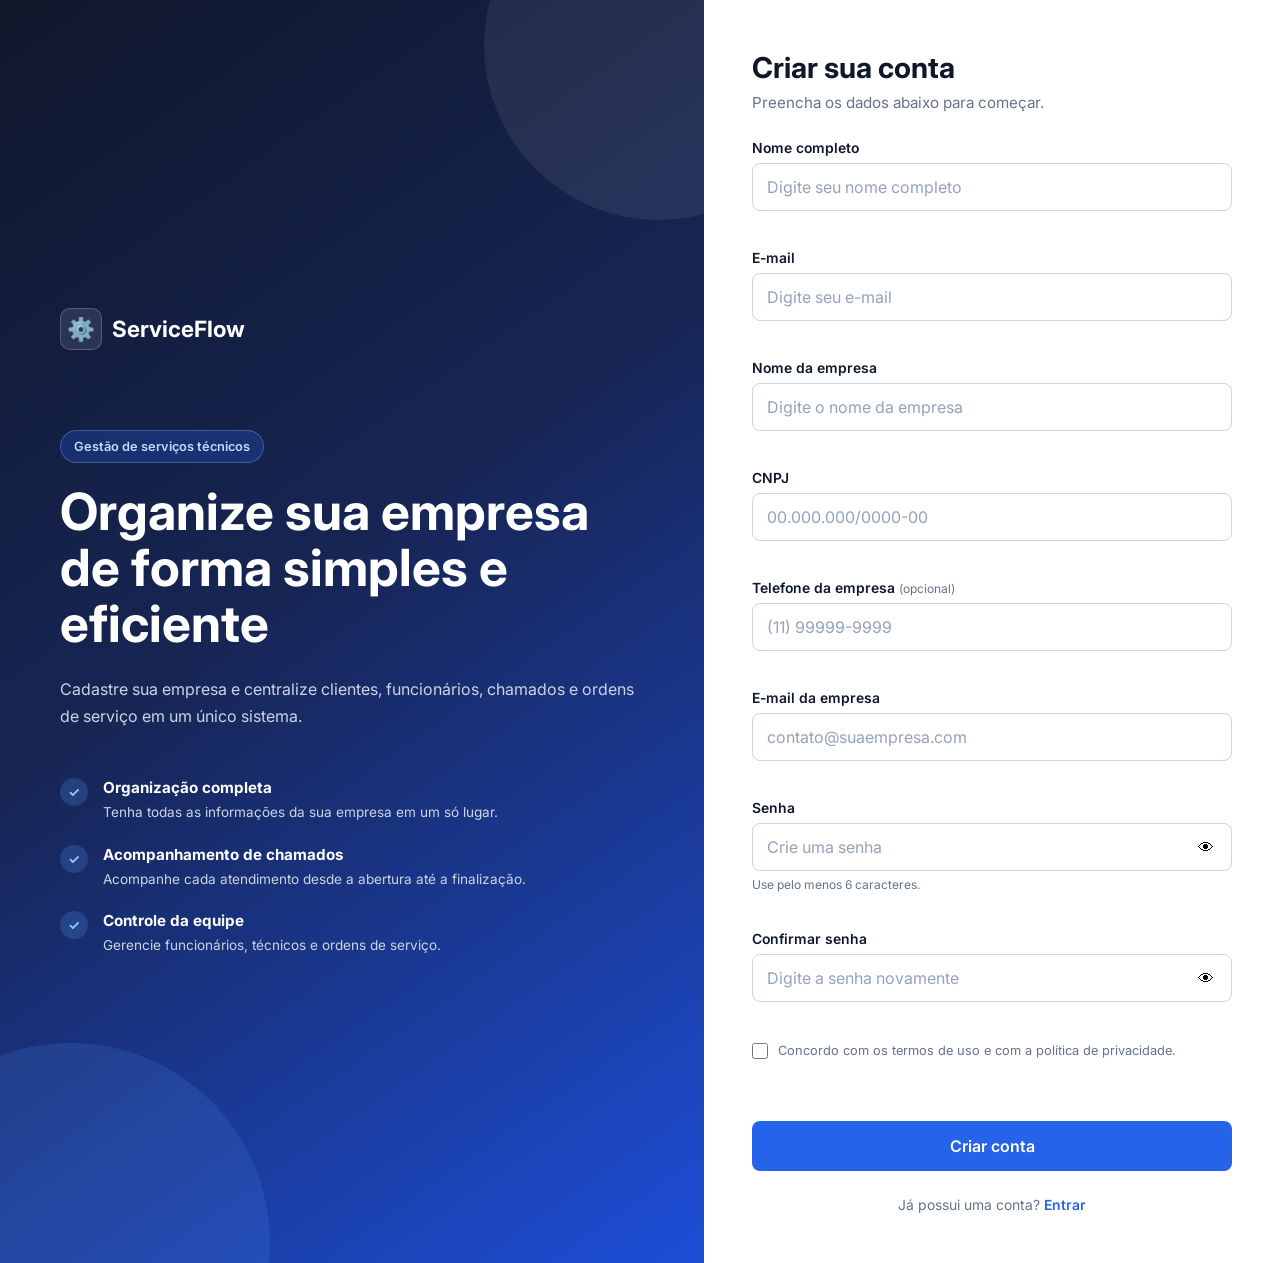
<file: index.html>
<!DOCTYPE html>
<html lang="pt-br">

<head>
    <meta charset="UTF-8">

    <meta name="viewport" content="width=device-width, initial-scale=1.0">

    <title>Cadastro | ServiceFlow</title>

    <link rel="preconnect" href="https://fonts.googleapis.com">

    <link rel="preconnect" href="https://fonts.gstatic.com" crossorigin>

    <link href="https://fonts.googleapis.com/css2?family=Inter:wght@400;500;600;700&display=swap" rel="stylesheet">

    <link rel="stylesheet" href="frontend/css/cadastro.css">
</head>

<body>

    <main class="register-page">

        <section class="presentation-section">

            <div class="presentation-content">

                <a href="index.html" class="logo">
                    <span class="logo-icon">⚙️</span>
                    <span>ServiceFlow</span>
                </a>

                <div class="presentation-text">

                    <span class="presentation-badge">
                        Gestão de serviços técnicos
                    </span>

                    <h1>
                        Organize sua empresa de forma simples e eficiente
                    </h1>

                    <p>
                        Cadastre sua empresa e centralize clientes,
                        funcionários, chamados e ordens de serviço em
                        um único sistema.
                    </p>

                </div>

                <div class="benefits">

                    <article class="benefit">

                        <div class="benefit-icon">
                            ✓
                        </div>

                        <div>
                            <h2>Organização completa</h2>

                            <p>
                                Tenha todas as informações da sua empresa
                                em um só lugar.
                            </p>
                        </div>

                    </article>

                    <article class="benefit">

                        <div class="benefit-icon">
                            ✓
                        </div>

                        <div>
                            <h2>Acompanhamento de chamados</h2>

                            <p>
                                Acompanhe cada atendimento desde a abertura
                                até a finalização.
                            </p>
                        </div>

                    </article>

                    <article class="benefit">

                        <div class="benefit-icon">
                            ✓
                        </div>

                        <div>
                            <h2>Controle da equipe</h2>

                            <p>
                                Gerencie funcionários, técnicos e ordens
                                de serviço.
                            </p>
                        </div>

                    </article>

                </div>

            </div>

        </section>

        <section class="form-section">

            <div class="register-card">

                <header class="register-header">

                    <h2>Criar sua conta</h2>

                    <p>
                        Preencha os dados abaixo para começar.
                    </p>

                </header>

                <div class="register-message" id="register-message" role="alert"></div>

                <form class="register-form" id="register-form" novalidate>

                    <div class="form-group">

                        <label for="nome">
                            Nome completo
                        </label>

                        <input type="text" id="nome" name="nome" placeholder="Digite seu nome completo"
                            autocomplete="name">

                        <small class="field-error" id="nome-error"></small>

                    </div>

                    <div class="form-group">

                        <label for="email">
                            E-mail
                        </label>

                        <input type="email" id="email" name="email" placeholder="Digite seu e-mail"
                            autocomplete="email">

                        <small class="field-error" id="email-error"></small>

                    </div>

                    <div class="form-group">

                        <label for="empresa">
                            Nome da empresa
                        </label>

                        <input type="text" id="empresa" name="empresa" placeholder="Digite o nome da empresa"
                            autocomplete="organization">

                        <small class="field-error" id="empresa-error"></small>

                    </div>

                    <div class="form-group">

                        <label for="cnpj">
                            CNPJ
                        </label>

                        <input type="text" id="cnpj" name="cnpj" placeholder="00.000.000/0000-00" inputmode="numeric"
                            maxlength="18">

                        <small class="field-error" id="cnpj-error"></small>

                    </div>

                    <div class="form-group">

                        <label for="telefone-empresa">
                            Telefone da empresa
                            <span class="optional-label">
                                (opcional)
                            </span>
                        </label>

                        <input type="tel" id="telefone-empresa" name="telefoneEmpresa" placeholder="(11) 99999-9999"
                            autocomplete="tel" maxlength="15">

                        <small class="field-error" id="telefone-empresa-error"></small>

                    </div>

                    <div class="form-group">

                        <label for="email-empresa">
                            E-mail da empresa
                        </label>

                        <input type="email" id="email-empresa" name="emailEmpresa" placeholder="contato@suaempresa.com"
                            autocomplete="email">

                        <small class="field-error" id="email-empresa-error"></small>

                    </div>

                    <div class="form-group">

                        <label for="senha">
                            Senha
                        </label>

                        <div class="password-container">

                            <input type="password" id="senha" name="senha" placeholder="Crie uma senha"
                                autocomplete="new-password">

                            <button type="button" class="show-password" data-input="senha" aria-label="Mostrar senha">
                                👁
                            </button>

                        </div>

                        <small class="password-help">
                            Use pelo menos 6 caracteres.
                        </small>

                        <small class="field-error" id="senha-error"></small>

                    </div>

                    <div class="form-group">

                        <label for="confirmar-senha">
                            Confirmar senha
                        </label>

                        <div class="password-container">

                            <input type="password" id="confirmar-senha" name="confirmarSenha"
                                placeholder="Digite a senha novamente" autocomplete="new-password">

                            <button type="button" class="show-password" data-input="confirmar-senha"
                                aria-label="Mostrar senha">
                                👁
                            </button>

                        </div>

                        <small class="field-error" id="confirmar-senha-error"></small>

                    </div>

                    <label class="terms-container">

                        <input type="checkbox" id="termos" name="termos">

                        <span>
                            Concordo com os termos de uso e com a
                            política de privacidade.
                        </span>

                    </label>

                    <small class="field-error" id="termos-error"></small>

                    <button type="submit" class="register-button" id="register-button">
                        Criar conta
                    </button>

                </form>

                <footer class="register-footer">

                    <p>
                        Já possui uma conta?

                        <a href="login.html">
                            Entrar
                        </a>
                    </p>

                </footer>

            </div>

        </section>

    </main>

    <script src="frontend/js/cadastro.js"></script>

</body>

</html>
</file>
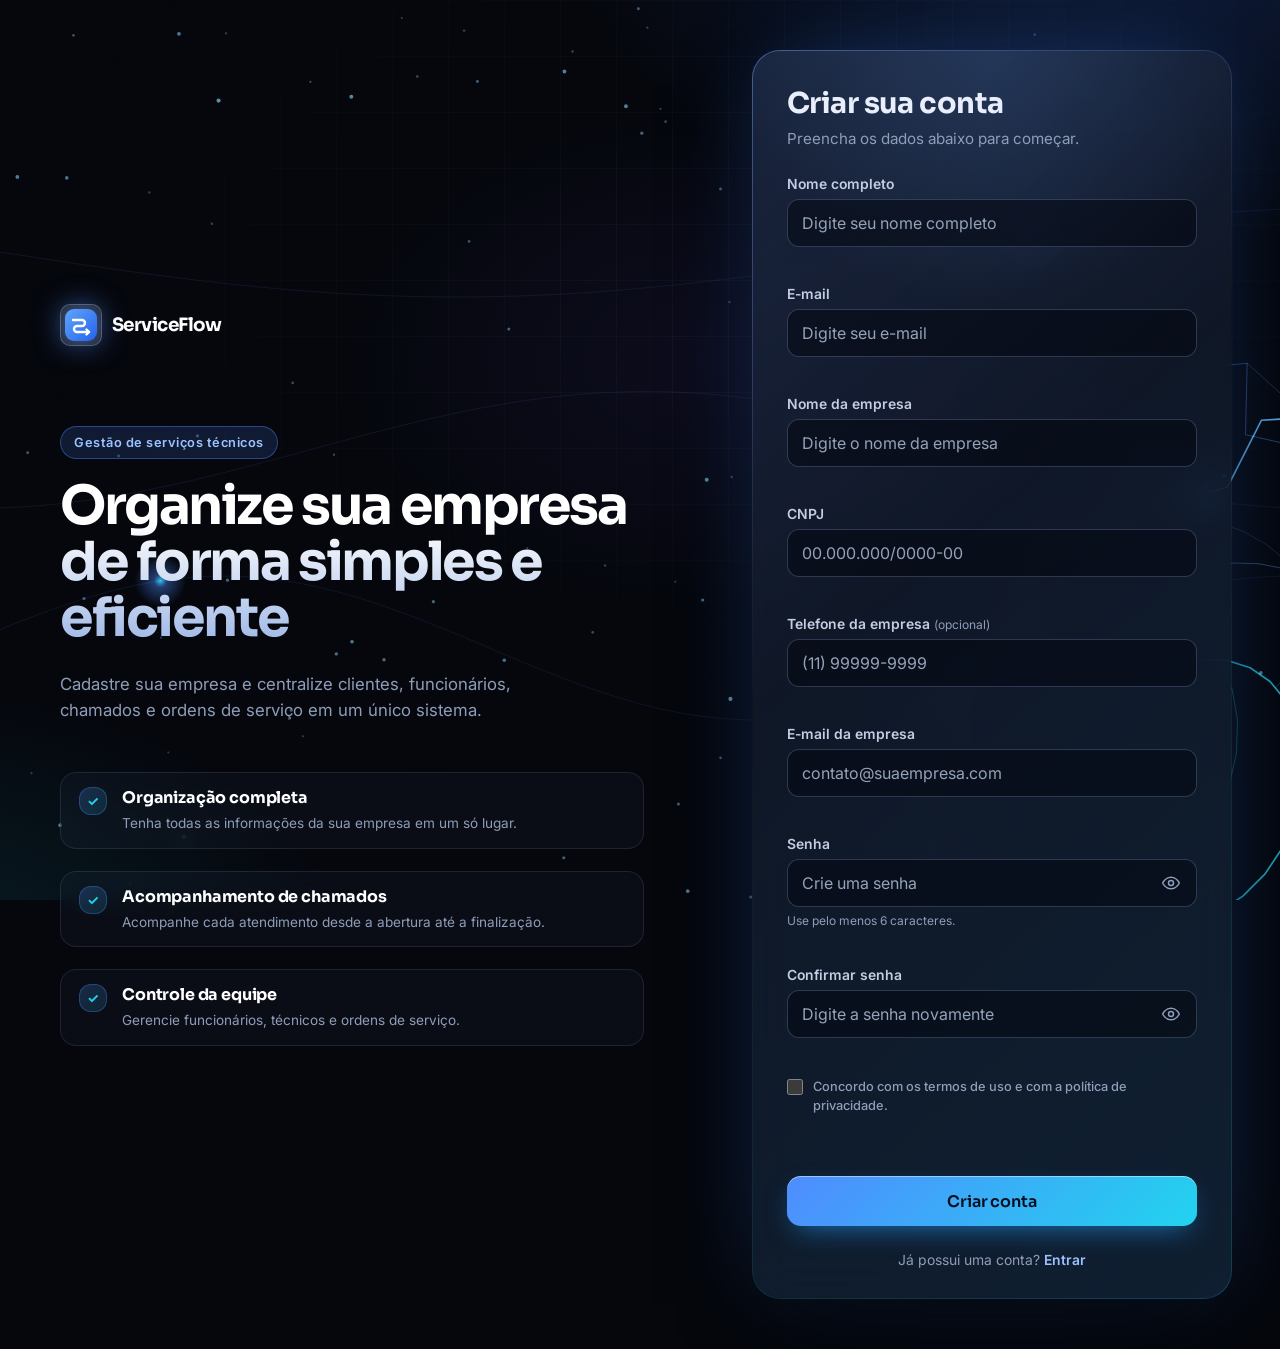
<file: frontend/index.html>
<!DOCTYPE html>
<html lang="pt-br">

<head>
    <meta charset="UTF-8">

    <meta name="viewport" content="width=device-width, initial-scale=1.0">

    <title>Cadastro | ServiceFlow</title>

    <link rel="preconnect" href="https://fonts.googleapis.com">

    <link rel="preconnect" href="https://fonts.gstatic.com" crossorigin>

    <link href="https://fonts.googleapis.com/css2?family=Inter:wght@400;500;600;700&family=Sora:wght@500;600;700&family=JetBrains+Mono:wght@500;600&display=swap" rel="stylesheet">

    <link rel="stylesheet" href="css/cadastro.css">
    <link rel="stylesheet" href="css/flux.css">
    <link rel="stylesheet" href="css/auth.css">
</head>

<body>

    <main class="register-page">

        <section class="presentation-section">

            <div class="presentation-content">

                <a href="index.html" class="logo">
                    <span class="logo-icon"><svg viewBox="0 0 32 32" aria-hidden="true" focusable="false"><defs><linearGradient id="sf-logo-g" x1="0" y1="0" x2="1" y2="1"><stop offset="0" stop-color="#60a5fa"/><stop offset="1" stop-color="#2563eb"/></linearGradient></defs><rect width="32" height="32" rx="9" fill="url(#sf-logo-g)"/><path d="M8 11h9a3 3 0 0 1 0 6H12a3 3 0 0 0 0 6h12" fill="none" stroke="#fff" stroke-width="2.4" stroke-linecap="round" stroke-linejoin="round"/><path d="M21.5 20.5 24 23l-2.5 2.5" fill="none" stroke="#fff" stroke-width="2.4" stroke-linecap="round" stroke-linejoin="round"/></svg></span>
                    <span>ServiceFlow</span>
                </a>

                <div class="presentation-text">

                    <span class="presentation-badge">
                        Gestão de serviços técnicos
                    </span>

                    <h1>
                        Organize sua empresa de forma simples e eficiente
                    </h1>

                    <p>
                        Cadastre sua empresa e centralize clientes,
                        funcionários, chamados e ordens de serviço em
                        um único sistema.
                    </p>

                </div>

                <div class="benefits">

                    <article class="benefit">

                        <div class="benefit-icon">
                            ✓
                        </div>

                        <div>
                            <h2>Organização completa</h2>

                            <p>
                                Tenha todas as informações da sua empresa
                                em um só lugar.
                            </p>
                        </div>

                    </article>

                    <article class="benefit">

                        <div class="benefit-icon">
                            ✓
                        </div>

                        <div>
                            <h2>Acompanhamento de chamados</h2>

                            <p>
                                Acompanhe cada atendimento desde a abertura
                                até a finalização.
                            </p>
                        </div>

                    </article>

                    <article class="benefit">

                        <div class="benefit-icon">
                            ✓
                        </div>

                        <div>
                            <h2>Controle da equipe</h2>

                            <p>
                                Gerencie funcionários, técnicos e ordens
                                de serviço.
                            </p>
                        </div>

                    </article>

                </div>

            </div>

        </section>

        <section class="form-section">

            <div class="register-card">

                <header class="register-header">

                    <h2>Criar sua conta</h2>

                    <p>
                        Preencha os dados abaixo para começar.
                    </p>

                </header>

                <div class="register-message" id="register-message" role="alert"></div>

                <form class="register-form" id="register-form" novalidate>

                    <div class="form-group">

                        <label for="nome">
                            Nome completo
                        </label>

                        <input type="text" id="nome" name="nome" placeholder="Digite seu nome completo"
                            autocomplete="name">

                        <small class="field-error" id="nome-error"></small>

                    </div>

                    <div class="form-group">

                        <label for="email">
                            E-mail
                        </label>

                        <input type="email" id="email" name="email" placeholder="Digite seu e-mail"
                            autocomplete="email">

                        <small class="field-error" id="email-error"></small>

                    </div>

                    <div class="form-group">

                        <label for="empresa">
                            Nome da empresa
                        </label>

                        <input type="text" id="empresa" name="empresa" placeholder="Digite o nome da empresa"
                            autocomplete="organization">

                        <small class="field-error" id="empresa-error"></small>

                    </div>

                    <div class="form-group">

                        <label for="cnpj">
                            CNPJ
                        </label>

                        <input type="text" id="cnpj" name="cnpj" placeholder="00.000.000/0000-00" inputmode="numeric"
                            maxlength="18">

                        <small class="field-error" id="cnpj-error"></small>

                    </div>

                    <div class="form-group">

                        <label for="telefone-empresa">
                            Telefone da empresa
                            <span class="optional-label">
                                (opcional)
                            </span>
                        </label>

                        <input type="tel" id="telefone-empresa" name="telefoneEmpresa" placeholder="(11) 99999-9999"
                            autocomplete="tel" maxlength="15">

                        <small class="field-error" id="telefone-empresa-error"></small>

                    </div>

                    <div class="form-group">

                        <label for="email-empresa">
                            E-mail da empresa
                        </label>

                        <input type="email" id="email-empresa" name="emailEmpresa" placeholder="contato@suaempresa.com"
                            autocomplete="email">

                        <small class="field-error" id="email-empresa-error"></small>

                    </div>

                    <div class="form-group">

                        <label for="senha">
                            Senha
                        </label>

                        <div class="password-container">

                            <input type="password" id="senha" name="senha" placeholder="Crie uma senha"
                                autocomplete="new-password">

                            <button type="button" class="show-password" data-input="senha" aria-label="Mostrar senha"><svg viewBox="0 0 24 24" aria-hidden="true" focusable="false" fill="none" stroke="currentColor" stroke-width="1.8" stroke-linecap="round" stroke-linejoin="round"><path d="M2 12s3.6-7 10-7 10 7 10 7-3.6 7-10 7S2 12 2 12z"/><circle cx="12" cy="12" r="3"/></svg></button>

                        </div>

                        <small class="password-help">
                            Use pelo menos 6 caracteres.
                        </small>

                        <small class="field-error" id="senha-error"></small>

                    </div>

                    <div class="form-group">

                        <label for="confirmar-senha">
                            Confirmar senha
                        </label>

                        <div class="password-container">

                            <input type="password" id="confirmar-senha" name="confirmarSenha"
                                placeholder="Digite a senha novamente" autocomplete="new-password">

                            <button type="button" class="show-password" data-input="confirmar-senha"
                                aria-label="Mostrar senha"><svg viewBox="0 0 24 24" aria-hidden="true" focusable="false" fill="none" stroke="currentColor" stroke-width="1.8" stroke-linecap="round" stroke-linejoin="round"><path d="M2 12s3.6-7 10-7 10 7 10 7-3.6 7-10 7S2 12 2 12z"/><circle cx="12" cy="12" r="3"/></svg></button>

                        </div>

                        <small class="field-error" id="confirmar-senha-error"></small>

                    </div>

                    <label class="terms-container">

                        <input type="checkbox" id="termos" name="termos">

                        <span>
                            Concordo com os termos de uso e com a
                            política de privacidade.
                        </span>

                    </label>

                    <small class="field-error" id="termos-error"></small>

                    <button type="submit" class="register-button" id="register-button">
                        Criar conta
                    </button>

                </form>

                <footer class="register-footer">

                    <p>
                        Já possui uma conta?

                        <a href="login.html">
                            Entrar
                        </a>
                    </p>

                </footer>

            </div>

        </section>

    </main>

    <script src="js/config.js"></script>

    <script src="js/cadastro.js"></script>

    <script src="js/effects.js"></script>
    <script src="js/scene.js"></script>
</body>

</html>
</file>
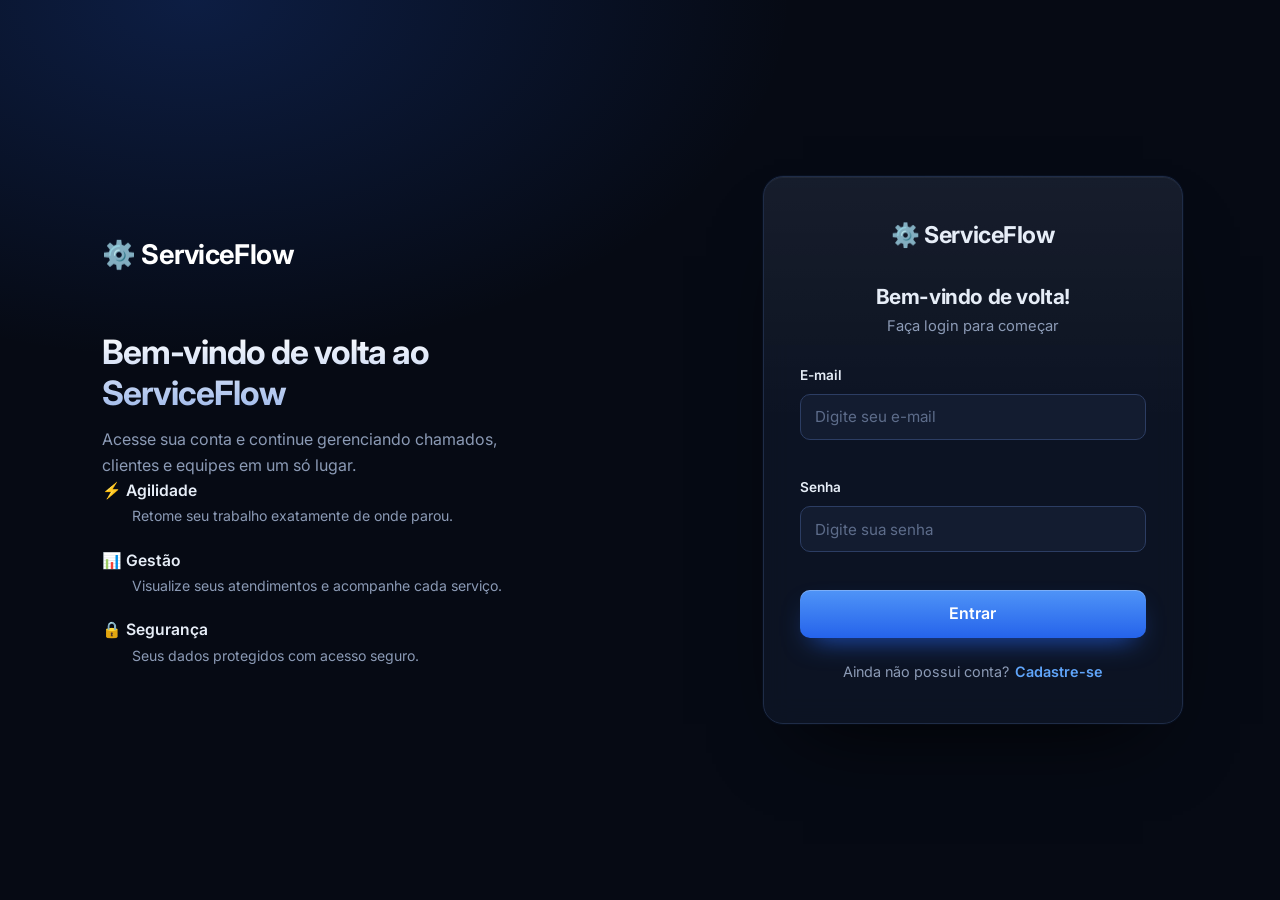
<file: login.html>
<!DOCTYPE html>
<html lang="pt-br">

<head>
    <meta charset="UTF-8">

    <meta
        name="viewport"
        content="width=device-width, initial-scale=1.0"
    >

    <title>Login | ServiceFlow</title>

    <link
        rel="preconnect"
        href="https://fonts.googleapis.com"
    >

    <link
        rel="preconnect"
        href="https://fonts.gstatic.com"
        crossorigin
    >

    <link
        href="https://fonts.googleapis.com/css2?family=Inter:wght@400;500;600;700&display=swap"
        rel="stylesheet"
    >

    <link
        rel="stylesheet"
        href="frontend/css/login.css"
    >
</head>

<body>

    <main class="container">

        <section class="hero">

            <h1 class="title">
                ⚙️ ServiceFlow
            </h1>

            <div class="presentation">

                <div class="hero-text">

                    <p>
                        Bem-vindo de volta ao ServiceFlow
                    </p>

                    <p>
                        Acesse sua conta e continue gerenciando
                        chamados, clientes e equipes em um só lugar.
                    </p>

                </div>

                <div class="topics">

                    <div class="topic">

                        <h3>⚡ Agilidade</h3>

                        <p>
                            Retome seu trabalho exatamente de onde parou.
                        </p>

                    </div>

                    <div class="topic">

                        <h3>📊 Gestão</h3>

                        <p>
                            Visualize seus atendimentos e acompanhe
                            cada serviço.
                        </p>

                    </div>

                    <div class="topic">

                        <h3>🔒 Segurança</h3>

                        <p>
                            Seus dados protegidos com acesso seguro.
                        </p>

                    </div>

                </div>

            </div>

        </section>

        <section class="form">

            <div class="form-container">

                <h2 class="title">
                    ⚙️ ServiceFlow
                </h2>

                <div class="form-header">

                    <p>Bem-vindo de volta!</p>

                    <p>
                        Faça login para começar
                    </p>

                </div>

                <form id="form-login" novalidate>

                    <div class="form-group">

                        <label for="email">
                            E-mail
                        </label>

                        <input
                            type="email"
                            id="email"
                            name="email"
                            placeholder="Digite seu e-mail"
                            autocomplete="email"
                            required
                        >

                        <span
                            class="error-message"
                            id="erro-email"
                        ></span>

                    </div>

                    <div class="form-group">

                        <label for="senha">
                            Senha
                        </label>

                        <input
                            type="password"
                            id="senha"
                            name="senha"
                            placeholder="Digite sua senha"
                            autocomplete="current-password"
                            required
                        >

                        <span
                            class="error-message"
                            id="erro-senha"
                        ></span>

                    </div>

                    <div
                        id="mensagem-login"
                        class="login-message"
                        role="alert"
                        aria-live="polite"
                    ></div>

                    <button
                        class="sign-up"
                        id="botao-login"
                        type="submit"
                    >
                        Entrar
                    </button>

                    <div class="form-login">

                        <p>
                            Ainda não possui conta?
                        </p>

                        <a href="index.html">
                            Cadastre-se
                        </a>

                    </div>

                </form>

            </div>

        </section>

    </main>

    <script src="frontend/js/login.js"></script>

</body>

</html>
</file>
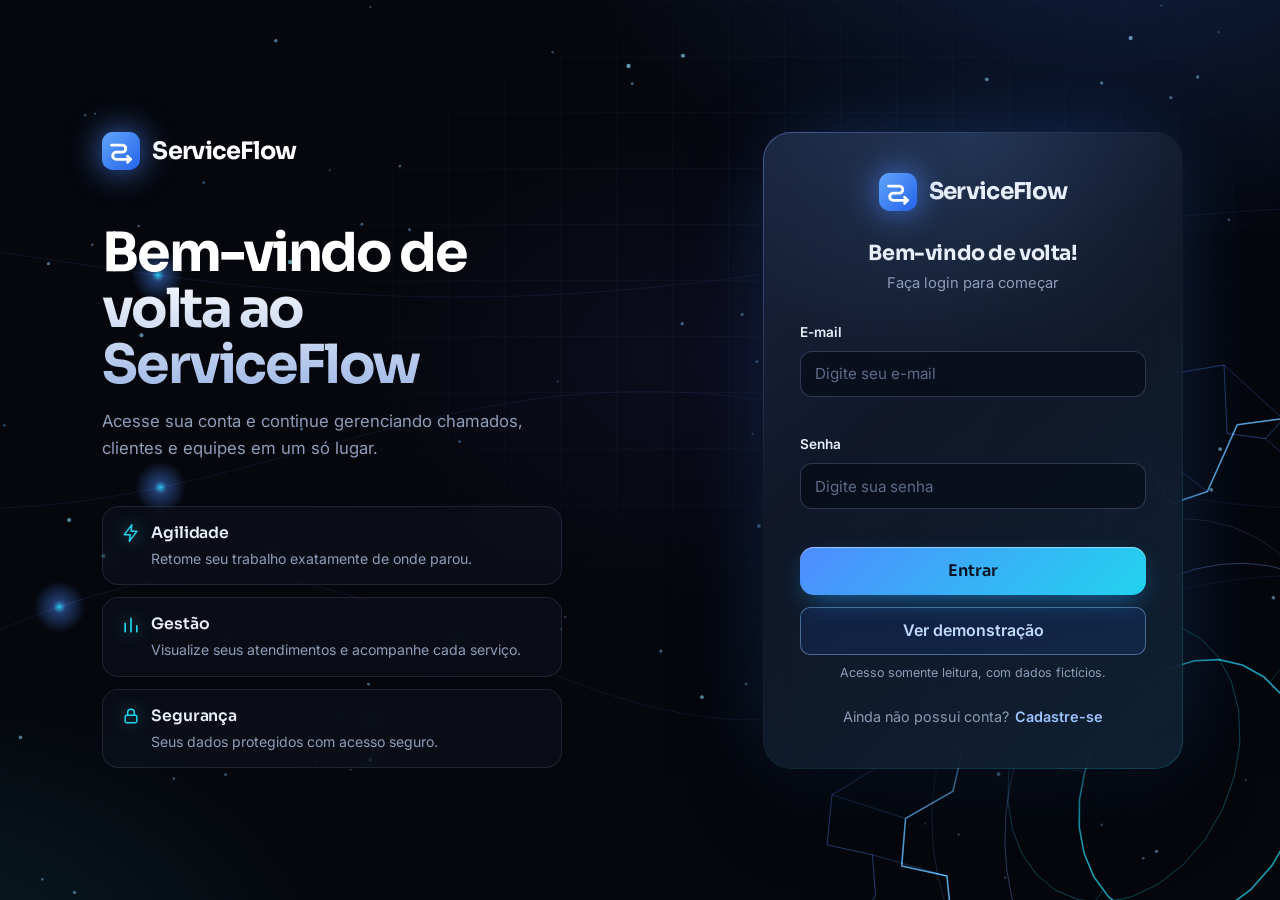
<file: frontend/login.html>
<!DOCTYPE html>
<html lang="pt-br">

<head>
    <meta charset="UTF-8">

    <meta
        name="viewport"
        content="width=device-width, initial-scale=1.0"
    >

    <title>Login | ServiceFlow</title>

    <link
        rel="preconnect"
        href="https://fonts.googleapis.com"
    >

    <link
        rel="preconnect"
        href="https://fonts.gstatic.com"
        crossorigin
    >

    <link
        href="https://fonts.googleapis.com/css2?family=Inter:wght@400;500;600;700&family=Sora:wght@500;600;700&family=JetBrains+Mono:wght@500;600&display=swap"
        rel="stylesheet"
    >

    <link
        rel="stylesheet"
        href="css/login.css"
    >
    <link rel="stylesheet" href="css/flux.css">
    <link rel="stylesheet" href="css/auth.css">
</head>

<body>

    <main class="container">
        <div class="orb orb-1" aria-hidden="true"></div>
        <div class="orb orb-2" aria-hidden="true"></div>
        <div class="grid-bg" aria-hidden="true"></div>

        <section class="hero">

            <h1 class="title">
                <svg class="logo-mark" viewBox="0 0 32 32" aria-hidden="true" focusable="false">
                    <defs>
                        <linearGradient id="lg" x1="0" y1="0" x2="1" y2="1">
                            <stop offset="0" stop-color="#60a5fa"/>
                            <stop offset="1" stop-color="#2563eb"/>
                        </linearGradient>
                    </defs>
                    <rect width="32" height="32" rx="9" fill="url(#lg)"/>
                    <path d="M8 11h9a3 3 0 0 1 0 6H12a3 3 0 0 0 0 6h12" fill="none" stroke="#fff" stroke-width="2.4" stroke-linecap="round" stroke-linejoin="round"/>
                    <path d="M21.5 20.5 24 23l-2.5 2.5" fill="none" stroke="#fff" stroke-width="2.4" stroke-linecap="round" stroke-linejoin="round"/>
                </svg>
                ServiceFlow
            </h1>

            <div class="presentation">

                <div class="hero-text">

                    <p>
                        Bem-vindo de volta ao ServiceFlow
                    </p>

                    <p>
                        Acesse sua conta e continue gerenciando
                        chamados, clientes e equipes em um só lugar.
                    </p>

                </div>

                <div class="topics">

                    <div class="topic">

                        <h3><svg class="topic-icon" viewBox="0 0 24 24" aria-hidden="true"><path d="M13 2 4 14h7l-1 8 9-12h-7z" fill="none" stroke="currentColor" stroke-width="1.8" stroke-linejoin="round"/></svg> Agilidade</h3>

                        <p>
                            Retome seu trabalho exatamente de onde parou.
                        </p>

                    </div>

                    <div class="topic">

                        <h3><svg class="topic-icon" viewBox="0 0 24 24" aria-hidden="true"><path d="M5 20V10M12 20V4M19 20v-7" fill="none" stroke="currentColor" stroke-width="2" stroke-linecap="round"/></svg> Gestão</h3>

                        <p>
                            Visualize seus atendimentos e acompanhe
                            cada serviço.
                        </p>

                    </div>

                    <div class="topic">

                        <h3><svg class="topic-icon" viewBox="0 0 24 24" aria-hidden="true"><rect x="5" y="11" width="14" height="9" rx="2" fill="none" stroke="currentColor" stroke-width="1.8"/><path d="M8 11V8a4 4 0 0 1 8 0v3" fill="none" stroke="currentColor" stroke-width="1.8"/></svg> Segurança</h3>

                        <p>
                            Seus dados protegidos com acesso seguro.
                        </p>

                    </div>

                </div>

            </div>

        </section>

        <section class="form">

            <div class="form-container">

                <h2 class="title">
                    <svg class="logo-mark" viewBox="0 0 32 32" aria-hidden="true" focusable="false">
                    <defs>
                        <linearGradient id="lg2" x1="0" y1="0" x2="1" y2="1">
                            <stop offset="0" stop-color="#60a5fa"/>
                            <stop offset="1" stop-color="#2563eb"/>
                        </linearGradient>
                    </defs>
                    <rect width="32" height="32" rx="9" fill="url(#lg2)"/>
                    <path d="M8 11h9a3 3 0 0 1 0 6H12a3 3 0 0 0 0 6h12" fill="none" stroke="#fff" stroke-width="2.4" stroke-linecap="round" stroke-linejoin="round"/>
                    <path d="M21.5 20.5 24 23l-2.5 2.5" fill="none" stroke="#fff" stroke-width="2.4" stroke-linecap="round" stroke-linejoin="round"/>
                </svg>
                    ServiceFlow
                </h2>

                <div class="form-header">

                    <p>Bem-vindo de volta!</p>

                    <p>
                        Faça login para começar
                    </p>

                </div>

                <form id="form-login" novalidate>

                    <div class="form-group">

                        <label for="email">
                            E-mail
                        </label>

                        <input
                            type="email"
                            id="email"
                            name="email"
                            placeholder="Digite seu e-mail"
                            autocomplete="email"
                            required
                        >

                        <span
                            class="error-message"
                            id="erro-email"
                        ></span>

                    </div>

                    <div class="form-group">

                        <label for="senha">
                            Senha
                        </label>

                        <input
                            type="password"
                            id="senha"
                            name="senha"
                            placeholder="Digite sua senha"
                            autocomplete="current-password"
                            required
                        >

                        <span
                            class="error-message"
                            id="erro-senha"
                        ></span>

                    </div>

                    <div
                        id="mensagem-login"
                        class="login-message"
                        role="alert"
                        aria-live="polite"
                    ></div>

                    <button
                        class="sign-up"
                        id="botao-login"
                        type="submit"
                    >
                        Entrar
                    </button>

                    <button class="demo-button" id="botao-demo" type="button">
                        Ver demonstração
                    </button>
                    <p class="demo-hint">Acesso somente leitura, com dados fictícios.</p>

                    <div class="form-login">

                        <p>
                            Ainda não possui conta?
                        </p>

                        <a href="index.html">
                            Cadastre-se
                        </a>

                    </div>

                </form>

            </div>

        </section>

    </main>

    <script src="js/config.js"></script>
    <script src="js/demo.js"></script>

    <script src="js/login.js"></script>

    <script src="js/effects.js"></script>
    <script src="js/scene.js"></script>
</body>

</html>
</file>
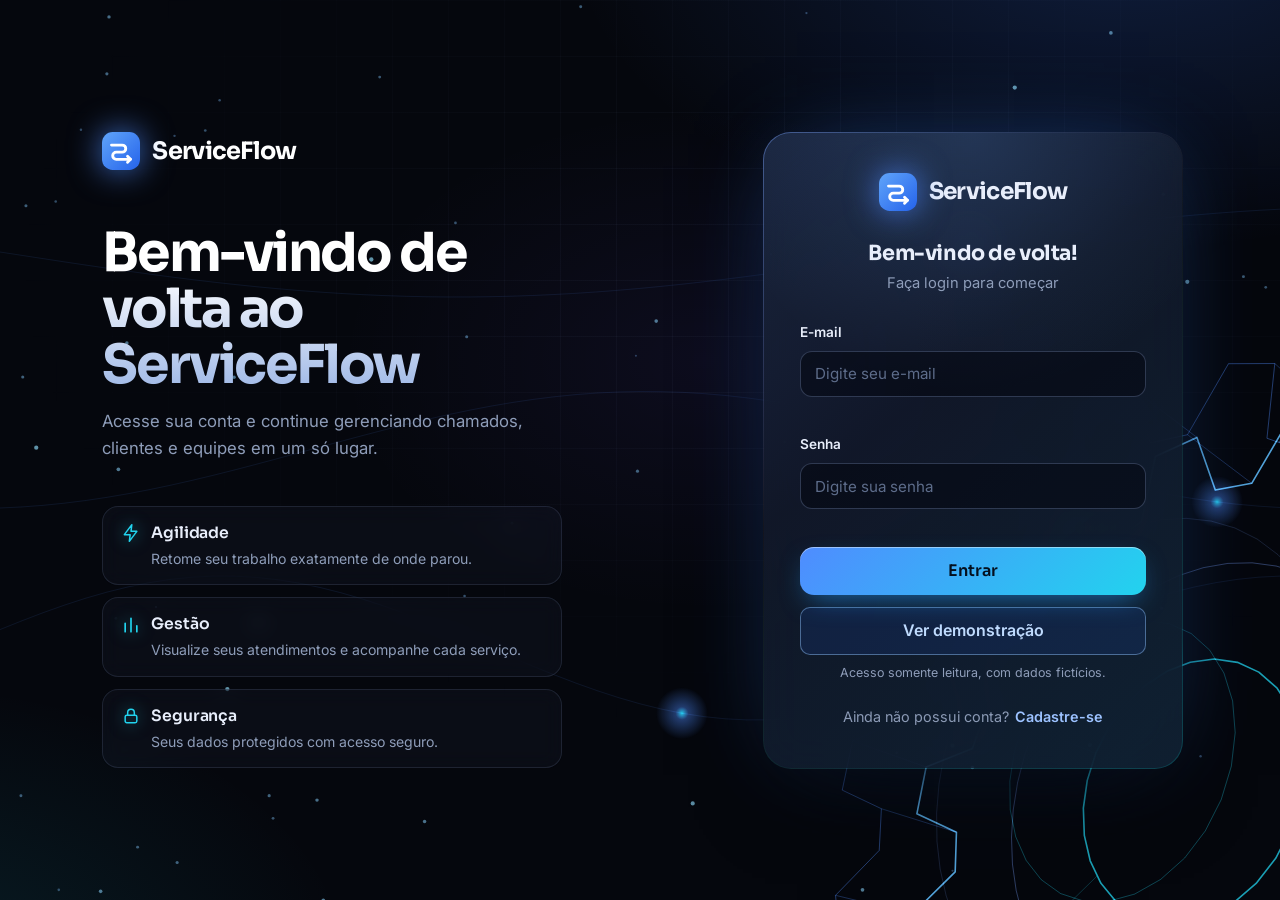
<file: frontend/pages/chamados.html>
<!DOCTYPE html>
<html lang="pt-br">

<head>
    <meta charset="UTF-8">

    <meta
        name="viewport"
        content="width=device-width, initial-scale=1.0"
    >

    <title>Chamados | ServiceFlow</title>

    <link
        rel="preconnect"
        href="https://fonts.googleapis.com"
    >

    <link
        rel="preconnect"
        href="https://fonts.gstatic.com"
        crossorigin
    >

    <link
        href="https://fonts.googleapis.com/css2?family=Inter:wght@400;500;600;700&family=Sora:wght@500;600;700&family=JetBrains+Mono:wght@500;600&display=swap"
        rel="stylesheet"
    >

    <link
        rel="stylesheet"
        href="../css/chamados.css"
    >

    <link
        rel="stylesheet"
        href="../css/flux.css"
    >
</head>

<body>

    <div class="app-container">

        <aside
            class="sidebar"
            id="sidebar"
        >

            <div class="sidebar-header">

                <a
                    href="dashboard.html"
                    class="logo"
                >
                    <span class="logo-icon"><svg viewBox="0 0 32 32" aria-hidden="true" focusable="false"><defs><linearGradient id="sf-logo-g" x1="0" y1="0" x2="1" y2="1"><stop offset="0" stop-color="#60a5fa"/><stop offset="1" stop-color="#2563eb"/></linearGradient></defs><rect width="32" height="32" rx="9" fill="url(#sf-logo-g)"/><path d="M8 11h9a3 3 0 0 1 0 6H12a3 3 0 0 0 0 6h12" fill="none" stroke="#fff" stroke-width="2.4" stroke-linecap="round" stroke-linejoin="round"/><path d="M21.5 20.5 24 23l-2.5 2.5" fill="none" stroke="#fff" stroke-width="2.4" stroke-linecap="round" stroke-linejoin="round"/></svg></span>
                    <span class="logo-text">ServiceFlow</span>
                </a>

            </div>

            <nav class="sidebar-menu">

                <a
                    href="dashboard.html"
                    class="menu-item"
                >
                    <span class="menu-icon"><svg viewBox="0 0 24 24" aria-hidden="true" focusable="false" fill="none" stroke="currentColor" stroke-width="1.8" stroke-linecap="round" stroke-linejoin="round"><rect x="3" y="3" width="7" height="9" rx="1.5"/><rect x="14" y="3" width="7" height="5" rx="1.5"/><rect x="14" y="12" width="7" height="9" rx="1.5"/><rect x="3" y="16" width="7" height="5" rx="1.5"/></svg></span>
                    <span>Dashboard</span>
                </a>

                <a
                    href="clientes.html"
                    class="menu-item"
                >
                    <span class="menu-icon"><svg viewBox="0 0 24 24" aria-hidden="true" focusable="false" fill="none" stroke="currentColor" stroke-width="1.8" stroke-linecap="round" stroke-linejoin="round"><circle cx="9" cy="8" r="3.2"/><path d="M3 20c0-3.3 2.7-5.5 6-5.5s6 2.2 6 5.5"/><path d="M16 5a3 3 0 0 1 0 6M18.5 14.8c1.5.8 2.5 2.4 2.5 5.2"/></svg></span>
                    <span>Clientes</span>
                </a>

                <a
                    href="funcionarios.html"
                    class="menu-item"
                >
                    <span class="menu-icon"><svg viewBox="0 0 24 24" aria-hidden="true" focusable="false" fill="none" stroke="currentColor" stroke-width="1.8" stroke-linecap="round" stroke-linejoin="round"><rect x="3" y="7" width="18" height="13" rx="2"/><path d="M9 7V5a2 2 0 0 1 2-2h2a2 2 0 0 1 2 2v2M3 13h18"/></svg></span>
                    <span>Funcionários</span>
                </a>

                <a
                    href="chamados.html"
                    class="menu-item active"
                >
                    <span class="menu-icon"><svg viewBox="0 0 24 24" aria-hidden="true" focusable="false" fill="none" stroke="currentColor" stroke-width="1.8" stroke-linecap="round" stroke-linejoin="round"><path d="M3 9a2 2 0 0 0 0 6v3h18v-3a2 2 0 0 1 0-6V6H3z"/><path d="M14 6v12" stroke-dasharray="2 2.5"/></svg></span>
                    <span>Chamados</span>
                </a>

                <a
                    href="ordens-servico.html"
                    class="menu-item"
                >
                    <span class="menu-icon"><svg viewBox="0 0 24 24" aria-hidden="true" focusable="false" fill="none" stroke="currentColor" stroke-width="1.8" stroke-linecap="round" stroke-linejoin="round"><path d="M14.7 6.3a4 4 0 0 0-5.4 5.1L3 17.7 6.3 21l6.3-6.3a4 4 0 0 0 5.1-5.4l-2.6 2.6-2.4-.6-.6-2.4z"/></svg></span>
                    <span>Ordens de serviço</span>
                </a>

                <a
                    href="perfil.html"
                    class="menu-item"
                >
                    <span class="menu-icon"><svg viewBox="0 0 24 24" aria-hidden="true" focusable="false" fill="none" stroke="currentColor" stroke-width="1.8" stroke-linecap="round" stroke-linejoin="round"><circle cx="12" cy="8" r="3.5"/><path d="M5 20c0-3.6 3.1-6 7-6s7 2.4 7 6"/></svg></span>
                    <span>Minha conta</span>
                </a>

            </nav>

            <div class="sidebar-footer">

                <button
                    type="button"
                    class="logout-button"
                    id="logout-button"
                >
                    <span class="sf-ico"></span>
                    <span>Sair</span>
                </button>

            </div>

        </aside>

        <main class="main-content">

            <header class="topbar">

                <div class="topbar-left">

                    <div>
                        <h1>Chamados</h1>

                        <p>
                            Cadastre, acompanhe e atribua chamados técnicos.
                        </p>
                    </div>

                </div>

                <a
                    href="perfil.html"
                    class="user-area user-profile-link"
                    aria-label="Acessar minha conta"
                >

                    <div class="user-information">

                        <strong id="user-name">
                            Usuário
                        </strong>

                        <span id="user-role">
                            Carregando...
                        </span>

                    </div>

                    <div
                        class="user-avatar"
                        id="user-avatar"
                    >
                        U
                    </div>

                </a>

            </header>

            <section class="page-content">

                <div class="page-header">

                    <div>
                        <h2>Chamados</h2>

                        <p>
                            Gerencie os chamados técnicos da empresa.
                        </p>
                    </div>

                    <button
                        type="button"
                        class="primary-button"
                        id="new-ticket-button"
                    >
                        + Novo chamado
                    </button>

                </div>

                <section class="content-card">

                    <div class="toolbar">

                        <div class="filter-group">

                            <label for="status-filter">
                                Status
                            </label>

                            <select id="status-filter">
                                <option value="">Todos</option>
                                <option value="ABERTO">Aberto</option>

                                <option value="EM_ANDAMENTO">
                                    Em andamento
                                </option>

                                <option value="CONCLUIDO">
                                    Concluído
                                </option>

                                <option value="CANCELADO">
                                    Cancelado
                                </option>
                            </select>

                        </div>

                        <div class="filter-group">

                            <label for="priority-filter">
                                Prioridade
                            </label>

                            <select id="priority-filter">
                                <option value="">Todas</option>
                                <option value="BAIXA">Baixa</option>
                                <option value="MEDIA">Média</option>
                                <option value="ALTA">Alta</option>
                                <option value="CRITICA">Crítica</option>
                            </select>

                        </div>

                        <button
                            type="button"
                            class="secondary-button"
                            id="clear-filters-button"
                        >
                            Limpar filtros
                        </button>

                        <button
                            type="button"
                            class="secondary-button"
                            id="refresh-button"
                        >
                            Atualizar
                        </button>

                    </div>

                    <div
                        class="message"
                        id="page-message"
                        role="alert"
                    ></div>

                    <div
                        class="loading-container"
                        id="loading-container"
                    >
                        <div class="spinner"></div>

                        <p>
                            Carregando chamados...
                        </p>
                    </div>

                    <div
                        class="table-container"
                        id="table-container"
                    >

                        <table>

                            <thead>
                                <tr>
                                    <th>Chamado</th>
                                    <th>Cliente</th>
                                    <th>Técnico</th>
                                    <th>Prioridade</th>
                                    <th>Status</th>
                                    <th>Abertura</th>
                                    <th class="actions-column">
                                        Ações
                                    </th>
                                </tr>
                            </thead>

                            <tbody id="tickets-table-body"></tbody>

                        </table>

                    </div>

                    <div
                        class="empty-state"
                        id="empty-state"
                    >
                        <div class="empty-icon">
                            <svg viewBox="0 0 24 24" aria-hidden="true" focusable="false" width="22" height="22" fill="none" stroke="currentColor" stroke-width="1.8" stroke-linecap="round" stroke-linejoin="round"><path d="M3 9a2 2 0 0 0 0 6v3h18v-3a2 2 0 0 1 0-6V6H3z"/><path d="M14 6v12" stroke-dasharray="2 2.5"/></svg>
                        </div>

                        <h2>
                            Nenhum chamado encontrado
                        </h2>

                        <p>
                            Cadastre um chamado ou altere os filtros.
                        </p>
                    </div>

                    <footer
                        class="pagination"
                        id="pagination-container"
                    >

                        <p id="pagination-information">
                            Página 1 de 1
                        </p>

                        <div class="pagination-actions">

                            <button
                                type="button"
                                class="pagination-button"
                                id="previous-page-button"
                            >
                                ← Anterior
                            </button>

                            <button
                                type="button"
                                class="pagination-button"
                                id="next-page-button"
                            >
                                Próxima →
                            </button>

                        </div>

                    </footer>

                </section>

            </section>

        </main>

    </div>

    <div
        class="modal-overlay"
        id="ticket-modal"
        aria-hidden="true"
    >

        <section
            class="modal"
            role="dialog"
            aria-modal="true"
            aria-labelledby="modal-title"
        >

            <header class="modal-header">

                <div>
                    <h2 id="modal-title">
                        Novo chamado
                    </h2>

                    <p>
                        Preencha os dados do chamado.
                    </p>
                </div>

                <button
                    type="button"
                    class="close-modal-button"
                    id="close-modal-button"
                    aria-label="Fechar formulário"
                >
                    ×
                </button>

            </header>

            <div
                class="modal-message"
                id="modal-message"
                role="alert"
            ></div>

            <form
                id="ticket-form"
                class="ticket-form"
                novalidate
            >

                <input
                    type="hidden"
                    id="ticket-id"
                >

                <div class="form-group full-width">

                    <label for="ticket-title">
                        Título *
                    </label>

                    <input
                        type="text"
                        id="ticket-title"
                        placeholder="Ex.: Máquina não está aquecendo"
                    >

                    <small
                        class="field-error"
                        id="ticket-title-error"
                    ></small>

                </div>

                <div class="form-group full-width">

                    <label for="ticket-description">
                        Descrição *
                    </label>

                    <textarea
                        id="ticket-description"
                        rows="5"
                        placeholder="Descreva o problema apresentado"
                    ></textarea>

                    <small
                        class="field-error"
                        id="ticket-description-error"
                    ></small>

                </div>

                <div class="form-group">

                    <label for="ticket-client">
                        Cliente *
                    </label>

                    <select id="ticket-client">
                        <option value="">
                            Selecione um cliente
                        </option>
                    </select>

                    <small
                        class="field-error"
                        id="ticket-client-error"
                    ></small>

                </div>

                <div class="form-group">

                    <label for="ticket-priority">
                        Prioridade *
                    </label>

                    <select id="ticket-priority">
                        <option value="">Selecione</option>
                        <option value="BAIXA">Baixa</option>
                        <option value="MEDIA">Média</option>
                        <option value="ALTA">Alta</option>
                        <option value="CRITICA">Crítica</option>
                    </select>

                    <small
                        class="field-error"
                        id="ticket-priority-error"
                    ></small>

                </div>

                <div class="form-group full-width">

                    <label for="ticket-technician">
                        Técnico responsável
                    </label>

                    <select id="ticket-technician">
                        <option value="">
                            Nenhum técnico atribuído
                        </option>
                    </select>

                </div>

                <footer class="modal-footer">

                    <button
                        type="button"
                        class="cancel-button"
                        id="cancel-button"
                    >
                        Cancelar
                    </button>

                    <button
                        type="submit"
                        class="save-button"
                        id="save-button"
                    >
                        Salvar chamado
                    </button>

                </footer>

            </form>

        </section>

    </div>

    <script src="../js/config.js"></script>
    <script src="../js/demo.js"></script>
    <script src="../js/shell.js"></script>
    <script src="../js/effects.js"></script>

    <script src="../js/chamados.js"></script>

</body>

</html>
</file>
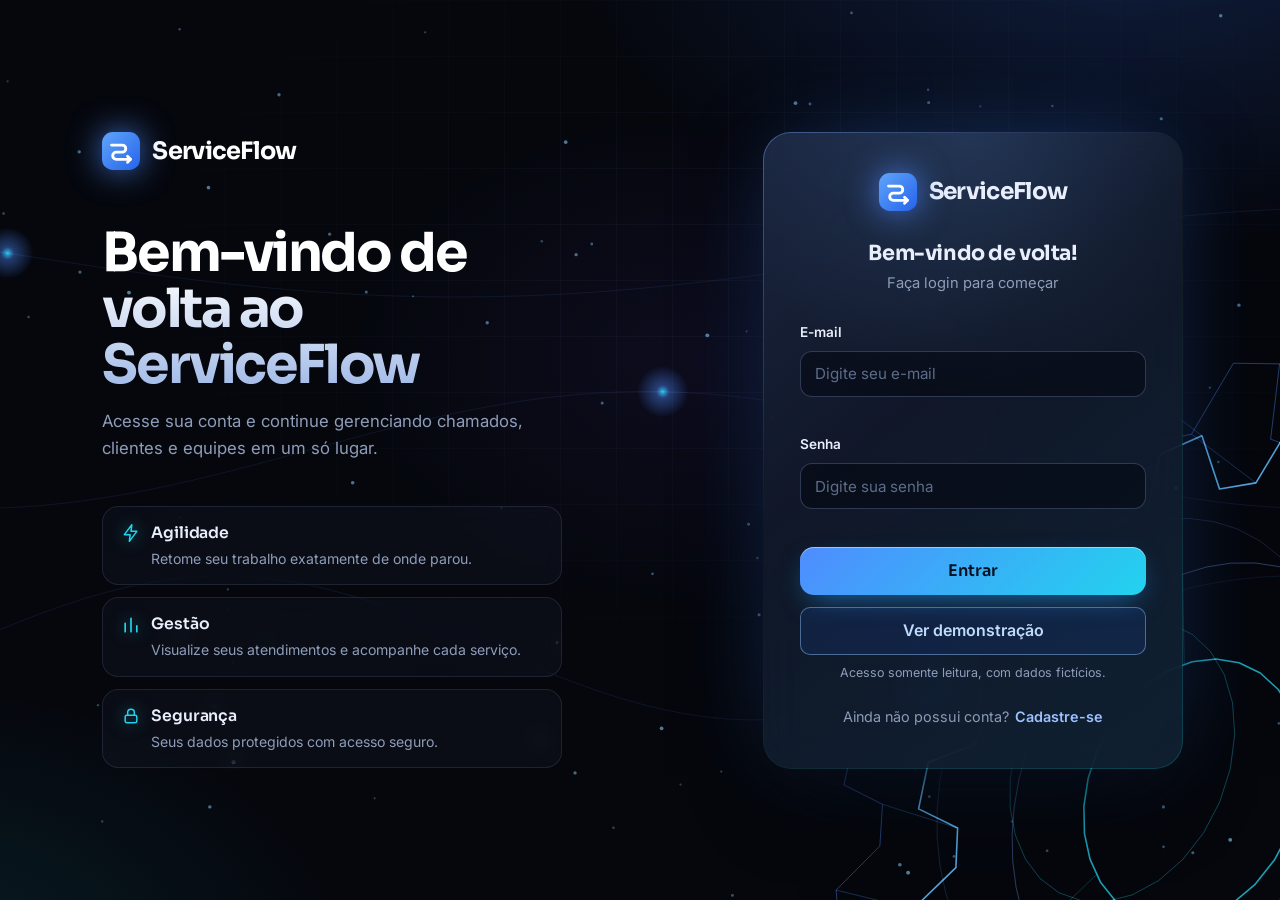
<file: frontend/pages/clientes.html>
<!DOCTYPE html>
<html lang="pt-br">

<head>

    <meta charset="UTF-8">

    <meta
        name="viewport"
        content="width=device-width, initial-scale=1.0"
    >

    <title>
        Clientes | ServiceFlow
    </title>

    <link
        rel="preconnect"
        href="https://fonts.googleapis.com"
    >

    <link
        rel="preconnect"
        href="https://fonts.gstatic.com"
        crossorigin
    >

    <link
        href="https://fonts.googleapis.com/css2?family=Inter:wght@400;500;600;700&family=Sora:wght@500;600;700&family=JetBrains+Mono:wght@500;600&display=swap"
        rel="stylesheet"
    >

    <link
        rel="stylesheet"
        href="../css/clientes.css"
    >

    <link
        rel="stylesheet"
        href="../css/flux.css"
    >

</head>

<body>

<div class="app-container">

    <aside
        class="sidebar"
        id="sidebar"
    >

        <div class="sidebar-header">

            <a
                href="dashboard.html"
                class="logo"
            >
                <span class="logo-icon"><svg viewBox="0 0 32 32" aria-hidden="true" focusable="false"><defs><linearGradient id="sf-logo-g" x1="0" y1="0" x2="1" y2="1"><stop offset="0" stop-color="#60a5fa"/><stop offset="1" stop-color="#2563eb"/></linearGradient></defs><rect width="32" height="32" rx="9" fill="url(#sf-logo-g)"/><path d="M8 11h9a3 3 0 0 1 0 6H12a3 3 0 0 0 0 6h12" fill="none" stroke="#fff" stroke-width="2.4" stroke-linecap="round" stroke-linejoin="round"/><path d="M21.5 20.5 24 23l-2.5 2.5" fill="none" stroke="#fff" stroke-width="2.4" stroke-linecap="round" stroke-linejoin="round"/></svg></span>

                <span class="logo-text">
                    ServiceFlow
                </span>

            </a>

        </div>

        <nav class="sidebar-menu">

            <a
                href="dashboard.html"
                class="menu-item"
            >
                <span class="menu-icon"><svg viewBox="0 0 24 24" aria-hidden="true" focusable="false" fill="none" stroke="currentColor" stroke-width="1.8" stroke-linecap="round" stroke-linejoin="round"><rect x="3" y="3" width="7" height="9" rx="1.5"/><rect x="14" y="3" width="7" height="5" rx="1.5"/><rect x="14" y="12" width="7" height="9" rx="1.5"/><rect x="3" y="16" width="7" height="5" rx="1.5"/></svg></span>
                <span>Dashboard</span>
            </a>

            <a
                href="clientes.html"
                class="menu-item active"
            >
                <span class="menu-icon"><svg viewBox="0 0 24 24" aria-hidden="true" focusable="false" fill="none" stroke="currentColor" stroke-width="1.8" stroke-linecap="round" stroke-linejoin="round"><circle cx="9" cy="8" r="3.2"/><path d="M3 20c0-3.3 2.7-5.5 6-5.5s6 2.2 6 5.5"/><path d="M16 5a3 3 0 0 1 0 6M18.5 14.8c1.5.8 2.5 2.4 2.5 5.2"/></svg></span>
                <span>Clientes</span>
            </a>

            <a
                href="funcionarios.html"
                class="menu-item"
            >
                <span class="menu-icon"><svg viewBox="0 0 24 24" aria-hidden="true" focusable="false" fill="none" stroke="currentColor" stroke-width="1.8" stroke-linecap="round" stroke-linejoin="round"><rect x="3" y="7" width="18" height="13" rx="2"/><path d="M9 7V5a2 2 0 0 1 2-2h2a2 2 0 0 1 2 2v2M3 13h18"/></svg></span>
                <span>Funcionários</span>
            </a>

            <a
                href="chamados.html"
                class="menu-item"
            >
                <span class="menu-icon"><svg viewBox="0 0 24 24" aria-hidden="true" focusable="false" fill="none" stroke="currentColor" stroke-width="1.8" stroke-linecap="round" stroke-linejoin="round"><path d="M3 9a2 2 0 0 0 0 6v3h18v-3a2 2 0 0 1 0-6V6H3z"/><path d="M14 6v12" stroke-dasharray="2 2.5"/></svg></span>
                <span>Chamados</span>
            </a>

            <a
                href="ordens-servico.html"
                class="menu-item"
            >
                <span class="menu-icon"><svg viewBox="0 0 24 24" aria-hidden="true" focusable="false" fill="none" stroke="currentColor" stroke-width="1.8" stroke-linecap="round" stroke-linejoin="round"><path d="M14.7 6.3a4 4 0 0 0-5.4 5.1L3 17.7 6.3 21l6.3-6.3a4 4 0 0 0 5.1-5.4l-2.6 2.6-2.4-.6-.6-2.4z"/></svg></span>
                <span>Ordens de serviço</span>
            </a>

            <a
                href="perfil.html"
                class="menu-item"
            >
                <span class="menu-icon"><svg viewBox="0 0 24 24" aria-hidden="true" focusable="false" fill="none" stroke="currentColor" stroke-width="1.8" stroke-linecap="round" stroke-linejoin="round"><circle cx="12" cy="8" r="3.5"/><path d="M5 20c0-3.6 3.1-6 7-6s7 2.4 7 6"/></svg></span>
                <span>Minha conta</span>
            </a>

        </nav>

        <div class="sidebar-footer">

            <button
                type="button"
                class="logout-button"
                id="logout-button"
            >
                <span class="sf-ico"></span>
                <span>Sair</span>
            </button>

        </div>

    </aside>

    <main class="main-content">

        <header class="topbar">

            <div class="topbar-left">

                <div>

                    <h1>
                        Clientes
                    </h1>

                    <p>
                        Cadastre e gerencie os clientes da empresa.
                    </p>

                </div>

            </div>

            <a
                href="perfil.html"
                class="user-area user-profile-link"
            >

                <div class="user-information">

                    <strong id="user-name">
                        Usuário
                    </strong>

                    <span id="user-role">
                        Carregando...
                    </span>

                </div>

                <div
                    class="user-avatar"
                    id="user-avatar"
                >
                    U
                </div>

            </a>

        </header>

        <section class="page-content">

            <div class="page-header">

                <div>

                    <h2>
                        Clientes
                    </h2>

                    <p>
                        Cadastre e gerencie os clientes da empresa.
                    </p>

                </div>

                <button
                    type="button"
                    class="primary-button"
                    id="new-client-button"
                >
                    + Novo cliente
                </button>

            </div>

            <div class="content-card">

                <div class="toolbar">

                    <div class="search-container">

                        <span class="search-icon"><svg viewBox="0 0 24 24" aria-hidden="true" focusable="false" fill="none" stroke="currentColor" stroke-width="1.8" stroke-linecap="round" stroke-linejoin="round"><circle cx="11" cy="11" r="6.5"/><path d="m20 20-4.2-4.2"/></svg></span>

                        <input
                            type="search"
                            id="search-input"
                            placeholder="Pesquisar cliente..."
                            autocomplete="off"
                        >

                    </div>

                    <button
                        type="button"
                        class="secondary-button"
                        id="refresh-button"
                    >
                        Atualizar
                    </button>

                </div>

                <div
                    class="message"
                    id="page-message"
                    role="alert"
                ></div>

                <div
                    class="loading-container"
                    id="loading-container"
                >

                    <div class="spinner"></div>

                    <p>
                        Carregando clientes...
                    </p>

                </div>

                <div
                    class="table-container"
                    id="table-container"
                >

                    <table>

                        <thead>

                            <tr>

                                <th>Cliente</th>

                                <th>CPF/CNPJ</th>

                                <th>Contato</th>

                                <th>Endereço</th>

                                <th>Status</th>

                                <th class="actions-column">
                                    Ações
                                </th>

                            </tr>

                        </thead>

                        <tbody id="clients-table-body">
                                                        <tr>

                                <td
                                    colspan="6"
                                    class="loading-row"
                                >
                                    Carregando clientes...
                                </td>

                            </tr>

                        </tbody>

                    </table>

                </div>

                <div
                    class="empty-state"
                    id="empty-state"
                >

                    <div class="empty-icon">
                        <svg viewBox="0 0 24 24" aria-hidden="true" focusable="false" width="22" height="22" fill="none" stroke="currentColor" stroke-width="1.8" stroke-linecap="round" stroke-linejoin="round"><circle cx="9" cy="8" r="3.2"/><path d="M3 20c0-3.3 2.7-5.5 6-5.5s6 2.2 6 5.5"/><path d="M16 5a3 3 0 0 1 0 6M18.5 14.8c1.5.8 2.5 2.4 2.5 5.2"/></svg>
                    </div>

                    <h2>
                        Nenhum cliente encontrado
                    </h2>

                    <p>
                        Cadastre um cliente ou altere a pesquisa.
                    </p>

                </div>

                <footer
                    class="pagination"
                    id="pagination-container"
                >

                    <p id="pagination-information">
                        Página 1 de 1
                    </p>

                    <div class="pagination-actions">

                        <button
                            type="button"
                            class="pagination-button"
                            id="previous-page-button"
                        >
                            ← Anterior
                        </button>

                        <button
                            type="button"
                            class="pagination-button"
                            id="next-page-button"
                        >
                            Próxima →
                        </button>

                    </div>

                </footer>

            </div>

        </section>

    </main>

</div>

<!-- MODAL DE CLIENTE -->

<div
    class="modal-overlay"
    id="client-modal"
    aria-hidden="true"
>

    <section
        class="modal"
        role="dialog"
        aria-modal="true"
        aria-labelledby="modal-title"
    >

        <header class="modal-header">

            <div>

                <h2 id="modal-title">
                    Novo cliente
                </h2>

                <p>
                    Preencha os dados do cliente.
                </p>

            </div>

            <button
                type="button"
                class="close-modal-button"
                id="close-modal-button"
                aria-label="Fechar"
            >
                ×
            </button>

        </header>

        <div
            class="modal-message"
            id="modal-message"
            role="alert"
        ></div>

        <form
            id="client-form"
            class="client-form"
            novalidate
        >

            <input
                type="hidden"
                id="client-id"
            >

            <div class="form-group full-width">

                <label for="client-name">
                    Nome do cliente *
                </label>

                <input
                    type="text"
                    id="client-name"
                    placeholder="Digite o nome do cliente"
                >

                <small
                    class="field-error"
                    id="client-name-error"
                ></small>

            </div>
                        <div class="form-group">

                <label for="client-document">
                    CPF ou CNPJ *
                </label>

                <input
                    type="text"
                    id="client-document"
                    placeholder="Digite o CPF ou CNPJ"
                    inputmode="numeric"
                    maxlength="18"
                >

                <small
                    class="field-error"
                    id="client-document-error"
                ></small>

            </div>

            <div class="form-group">

                <label for="client-phone">
                    Telefone
                </label>

                <input
                    type="tel"
                    id="client-phone"
                    placeholder="(11) 99999-9999"
                    maxlength="15"
                >

                <small
                    class="field-error"
                    id="client-phone-error"
                ></small>

            </div>

            <div class="form-group full-width">

                <label for="client-email">
                    E-mail
                </label>

                <input
                    type="email"
                    id="client-email"
                    placeholder="cliente@email.com"
                >

                <small
                    class="field-error"
                    id="client-email-error"
                ></small>

            </div>

            <div class="form-group full-width">

                <label for="client-address">
                    Endereço
                </label>

                <input
                    type="text"
                    id="client-address"
                    placeholder="Rua, número, bairro e cidade"
                >

                <small
                    class="field-error"
                    id="client-address-error"
                ></small>

            </div>

            <footer class="modal-footer">

                <button
                    type="button"
                    class="cancel-button"
                    id="cancel-button"
                >
                    Cancelar
                </button>

                <button
                    type="submit"
                    class="save-button"
                    id="save-button"
                >
                    Salvar cliente
                </button>

            </footer>

        </form>

    </section>

</div>

<!-- MODAL DE CONFIRMAÇÃO -->

<div
    class="confirmation-overlay"
    id="confirmation-modal"
    aria-hidden="true"
>

    <section class="confirmation-modal">

        <div
            class="confirmation-icon"
            id="confirmation-icon"
        >
            <svg viewBox="0 0 24 24" width="30" height="30" aria-hidden="true" focusable="false" fill="none" stroke="currentColor" stroke-width="1.8" stroke-linecap="round" stroke-linejoin="round"><path d="M12 4 3 20h18z"/><path d="M12 10v4M12 17.2v.1"/></svg>
        </div>

        <h2 id="confirmation-title">
            Inativar cliente
        </h2>

        <p id="confirmation-text">
            Tem certeza de que deseja realizar esta ação?
        </p>

        <div class="confirmation-actions">
                        <button
                type="button"
                class="cancel-button"
                id="cancel-confirmation-button"
            >
                Cancelar
            </button>

            <button
                type="button"
                class="confirm-button"
                id="confirm-action-button"
            >
                Confirmar
            </button>

        </div>

    </section>

</div>

<script src="../js/config.js"></script>
<script src="../js/demo.js"></script>
    <script src="../js/shell.js"></script>
    <script src="../js/effects.js"></script>

<script src="../js/clientes.js"></script>

</body>

</html>
</file>
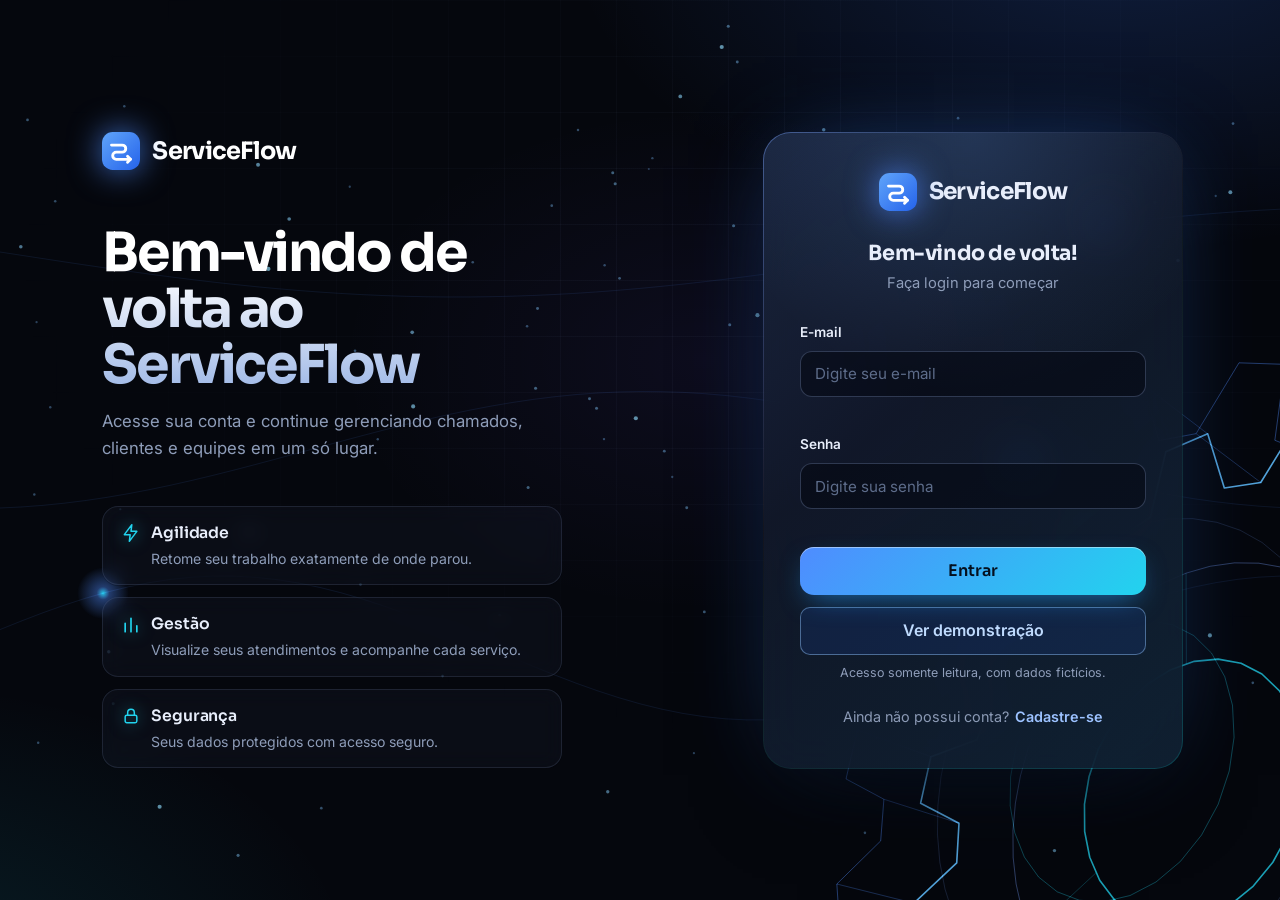
<file: frontend/pages/dashboard.html>
<!DOCTYPE html>
<html lang="pt-br">

<head>

    <meta charset="UTF-8">

    <meta
        name="viewport"
        content="width=device-width, initial-scale=1.0"
    >

    <title>Dashboard | ServiceFlow</title>

    <link
        rel="preconnect"
        href="https://fonts.googleapis.com"
    >

    <link
        rel="preconnect"
        href="https://fonts.gstatic.com"
        crossorigin
    >

    <link
        href="https://fonts.googleapis.com/css2?family=Inter:wght@400;500;600;700&family=Sora:wght@500;600;700&family=JetBrains+Mono:wght@500;600&display=swap"
        rel="stylesheet"
    >

    <link
        rel="stylesheet"
        href="../css/dashboard.css"
    >

    <link
        rel="stylesheet"
        href="../css/flux.css"
    >

</head>

<body>

<div class="app-container">

    <aside
        class="sidebar"
        id="sidebar"
    >

        <div class="sidebar-header">

            <a
                href="dashboard.html"
                class="logo"
            >
                <span class="logo-icon"><svg viewBox="0 0 32 32" aria-hidden="true" focusable="false"><defs><linearGradient id="sf-logo-g" x1="0" y1="0" x2="1" y2="1"><stop offset="0" stop-color="#60a5fa"/><stop offset="1" stop-color="#2563eb"/></linearGradient></defs><rect width="32" height="32" rx="9" fill="url(#sf-logo-g)"/><path d="M8 11h9a3 3 0 0 1 0 6H12a3 3 0 0 0 0 6h12" fill="none" stroke="#fff" stroke-width="2.4" stroke-linecap="round" stroke-linejoin="round"/><path d="M21.5 20.5 24 23l-2.5 2.5" fill="none" stroke="#fff" stroke-width="2.4" stroke-linecap="round" stroke-linejoin="round"/></svg></span>

                <span class="logo-text">
                    ServiceFlow
                </span>
            </a>

            <button
                type="button"
                class="close-sidebar"
                id="close-sidebar"
                aria-label="Fechar menu"
            >
                ✕
            </button>

        </div>

        <nav class="sidebar-menu">

            <a
                href="dashboard.html"
                class="menu-item active"
            >
                <span class="menu-icon"><svg viewBox="0 0 24 24" aria-hidden="true" focusable="false" fill="none" stroke="currentColor" stroke-width="1.8" stroke-linecap="round" stroke-linejoin="round"><rect x="3" y="3" width="7" height="9" rx="1.5"/><rect x="14" y="3" width="7" height="5" rx="1.5"/><rect x="14" y="12" width="7" height="9" rx="1.5"/><rect x="3" y="16" width="7" height="5" rx="1.5"/></svg></span>

                <span>
                    Dashboard
                </span>
            </a>

            <a
                href="clientes.html"
                class="menu-item"
            >
                <span class="menu-icon"><svg viewBox="0 0 24 24" aria-hidden="true" focusable="false" fill="none" stroke="currentColor" stroke-width="1.8" stroke-linecap="round" stroke-linejoin="round"><circle cx="9" cy="8" r="3.2"/><path d="M3 20c0-3.3 2.7-5.5 6-5.5s6 2.2 6 5.5"/><path d="M16 5a3 3 0 0 1 0 6M18.5 14.8c1.5.8 2.5 2.4 2.5 5.2"/></svg></span>

                <span>
                    Clientes
                </span>
            </a>

            <a
                href="funcionarios.html"
                class="menu-item"
            >
                <span class="menu-icon"><svg viewBox="0 0 24 24" aria-hidden="true" focusable="false" fill="none" stroke="currentColor" stroke-width="1.8" stroke-linecap="round" stroke-linejoin="round"><rect x="3" y="7" width="18" height="13" rx="2"/><path d="M9 7V5a2 2 0 0 1 2-2h2a2 2 0 0 1 2 2v2M3 13h18"/></svg></span>

                <span>
                    Funcionários
                </span>
            </a>

            <a
                href="chamados.html"
                class="menu-item"
            >
                <span class="menu-icon"><svg viewBox="0 0 24 24" aria-hidden="true" focusable="false" fill="none" stroke="currentColor" stroke-width="1.8" stroke-linecap="round" stroke-linejoin="round"><path d="M3 9a2 2 0 0 0 0 6v3h18v-3a2 2 0 0 1 0-6V6H3z"/><path d="M14 6v12" stroke-dasharray="2 2.5"/></svg></span>

                <span>
                    Chamados
                </span>
            </a>

            <a
                href="ordens-servico.html"
                class="menu-item"
            >
                <span class="menu-icon"><svg viewBox="0 0 24 24" aria-hidden="true" focusable="false" fill="none" stroke="currentColor" stroke-width="1.8" stroke-linecap="round" stroke-linejoin="round"><path d="M14.7 6.3a4 4 0 0 0-5.4 5.1L3 17.7 6.3 21l6.3-6.3a4 4 0 0 0 5.1-5.4l-2.6 2.6-2.4-.6-.6-2.4z"/></svg></span>

                <span>
                    Ordens de serviço
                </span>
            </a>

            <a
                href="perfil.html"
                class="menu-item"
            >
                <span class="menu-icon"><svg viewBox="0 0 24 24" aria-hidden="true" focusable="false" fill="none" stroke="currentColor" stroke-width="1.8" stroke-linecap="round" stroke-linejoin="round"><circle cx="12" cy="8" r="3.5"/><path d="M5 20c0-3.6 3.1-6 7-6s7 2.4 7 6"/></svg></span>

                <span>
                    Minha conta
                </span>
            </a>

        </nav>

        <div class="sidebar-footer">

            <button
                type="button"
                class="logout-button"
                id="logout-button"
            >
                <span class="sf-ico"></span>
                <span>Sair</span>
            </button>

        </div>

    </aside>

    <div
        class="sidebar-overlay"
        id="sidebar-overlay"
    ></div>

    <main class="main-content">

        <header class="topbar">

            <div class="topbar-left">

                <button
                    type="button"
                    class="menu-button"
                    id="menu-button"
                    aria-label="Abrir menu"
                >
                    ☰
                </button>

                <div>

                    <h1>
                        Dashboard
                    </h1>

                    <p>
                        Visão geral dos serviços da empresa
                    </p>

                </div>

            </div>

            <a
                href="perfil.html"
                class="user-area user-profile-link"
            >

                <div class="user-information">

                    <strong id="user-name">
                        Usuário
                    </strong>

                    <span id="user-role">
                        Carregando...
                    </span>

                </div>

                <div
                    class="user-avatar"
                    id="user-avatar"
                >
                    U
                </div>

            </a>

        </header>

        <section class="dashboard-content">

            <div class="welcome-section">

                <div>

                    <h2 id="welcome-title">
                        Bem-vindo ao ServiceFlow!
                    </h2>

                    <p>
                        Acompanhe os principais dados da sua empresa.
                    </p>

                </div>

                <a
                    href="chamados.html"
                    class="primary-button"
                >
                    + Novo chamado
                </a>

            </div>

            <div
                class="dashboard-message"
                id="dashboard-message"
                role="alert"
            ></div>

            <section class="summary-grid">
            
                                <article class="summary-card">

                    <div class="card-icon">
                        <svg viewBox="0 0 24 24" aria-hidden="true" focusable="false" width="22" height="22" fill="none" stroke="currentColor" stroke-width="1.8" stroke-linecap="round" stroke-linejoin="round"><circle cx="9" cy="8" r="3.2"/><path d="M3 20c0-3.3 2.7-5.5 6-5.5s6 2.2 6 5.5"/><path d="M16 5a3 3 0 0 1 0 6M18.5 14.8c1.5.8 2.5 2.4 2.5 5.2"/></svg>
                    </div>

                    <div class="card-content">

                        <span class="card-label">
                            Clientes ativos
                        </span>

                        <strong
                            class="card-value"
                            id="total-clientes"
                        >
                            0
                        </strong>

                    </div>

                </article>

                <article class="summary-card">

                    <div class="card-icon">
                        <svg viewBox="0 0 24 24" aria-hidden="true" focusable="false" width="22" height="22" fill="none" stroke="currentColor" stroke-width="1.8" stroke-linecap="round" stroke-linejoin="round"><path d="M3 9a2 2 0 0 0 0 6v3h18v-3a2 2 0 0 1 0-6V6H3z"/><path d="M14 6v12" stroke-dasharray="2 2.5"/></svg>
                    </div>

                    <div class="card-content">

                        <span class="card-label">
                            Chamados abertos
                        </span>

                        <strong
                            class="card-value"
                            id="chamados-abertos"
                        >
                            0
                        </strong>

                    </div>

                </article>

                <article class="summary-card">

                    <div class="card-icon">
                        <svg viewBox="0 0 24 24" aria-hidden="true" focusable="false" fill="none" stroke="currentColor" stroke-width="1.8" stroke-linecap="round" stroke-linejoin="round"><path d="M6 3h12M6 21h12M7 3c0 5 5 6 5 9s-5 4-5 9M17 3c0 5-5 6-5 9s5 4 5 9"/></svg>
                    </div>

                    <div class="card-content">

                        <span class="card-label">
                            Em andamento
                        </span>

                        <strong
                            class="card-value"
                            id="chamados-andamento"
                        >
                            0
                        </strong>

                    </div>

                </article>

                <article class="summary-card">

                    <div class="card-icon">
                        <svg viewBox="0 0 24 24" aria-hidden="true" focusable="false" fill="none" stroke="currentColor" stroke-width="1.8" stroke-linecap="round" stroke-linejoin="round"><circle cx="12" cy="12" r="9"/><path d="m8 12.5 2.8 2.8L16 9.8"/></svg>
                    </div>

                    <div class="card-content">

                        <span class="card-label">
                            Ordens finalizadas
                        </span>

                        <strong
                            class="card-value"
                            id="ordens-finalizadas"
                        >
                            0
                        </strong>

                    </div>

                </article>

            </section>

            <section class="chart-grid" aria-label="Gráficos de desempenho">

                <article class="dashboard-panel chart-panel">
                    <div class="panel-header">
                        <h3>Chamados por status</h3>
                    </div>
                    <div class="chart-body" id="grafico-status">
                        <p class="chart-empty">Carregando...</p>
                    </div>
                </article>

                <article class="dashboard-panel chart-panel">
                    <div class="panel-header">
                        <h3>Chamados por prioridade</h3>
                    </div>
                    <div class="chart-body" id="grafico-prioridade">
                        <p class="chart-empty">Carregando...</p>
                    </div>
                </article>

                <article class="dashboard-panel chart-panel">
                    <div class="panel-header">
                        <h3>Ordens de serviço</h3>
                    </div>
                    <div class="chart-body" id="grafico-ordens">
                        <p class="chart-empty">Carregando...</p>
                    </div>
                </article>

            </section>


            <section class="dashboard-grid">

                <article class="dashboard-panel">

                    <div class="panel-header">

                        <div>

                            <h2>
                                Chamados recentes
                            </h2>

                            <p>
                                Últimos chamados registrados
                            </p>

                        </div>

                        <a href="chamados.html">
                            Ver todos
                        </a>

                    </div>

                    <div class="table-container">

                        <table>

                            <thead>

                                <tr>
                                    <th>Título</th>
                                    <th>Cliente</th>
                                    <th>Prioridade</th>
                                    <th>Status</th>
                                </tr>

                            </thead>

                            <tbody id="recent-tickets">

                                <tr>

                                    <td
                                        colspan="4"
                                        class="empty-table"
                                    >
                                        Nenhum chamado encontrado.
                                    </td>

                                </tr>

                            </tbody>

                        </table>

                    </div>

                </article>

                <article class="dashboard-panel">

                    <div class="panel-header">

                        <div>

                            <h2>
                                Ordens recentes
                            </h2>

                            <p>
                                Últimas ordens de serviço
                            </p>

                        </div>

                        <a href="ordens-servico.html">
                            Ver todas
                        </a>

                    </div>

                    <div
                        class="order-list"
                        id="recent-orders"
                    >
                                            <div class="empty-list">
                            Nenhuma ordem encontrada.
                        </div>

                    </div>

                </article>

            </section>

        </section>

    </main>

</div>

<script src="../js/config.js"></script>
<script src="../js/demo.js"></script>
    <script src="../js/shell.js"></script>

<script src="../js/dashboard-charts.js"></script>
    <script src="../js/effects.js"></script>
    <script src="../js/dashboard.js"></script>

</body>

</html>
</file>
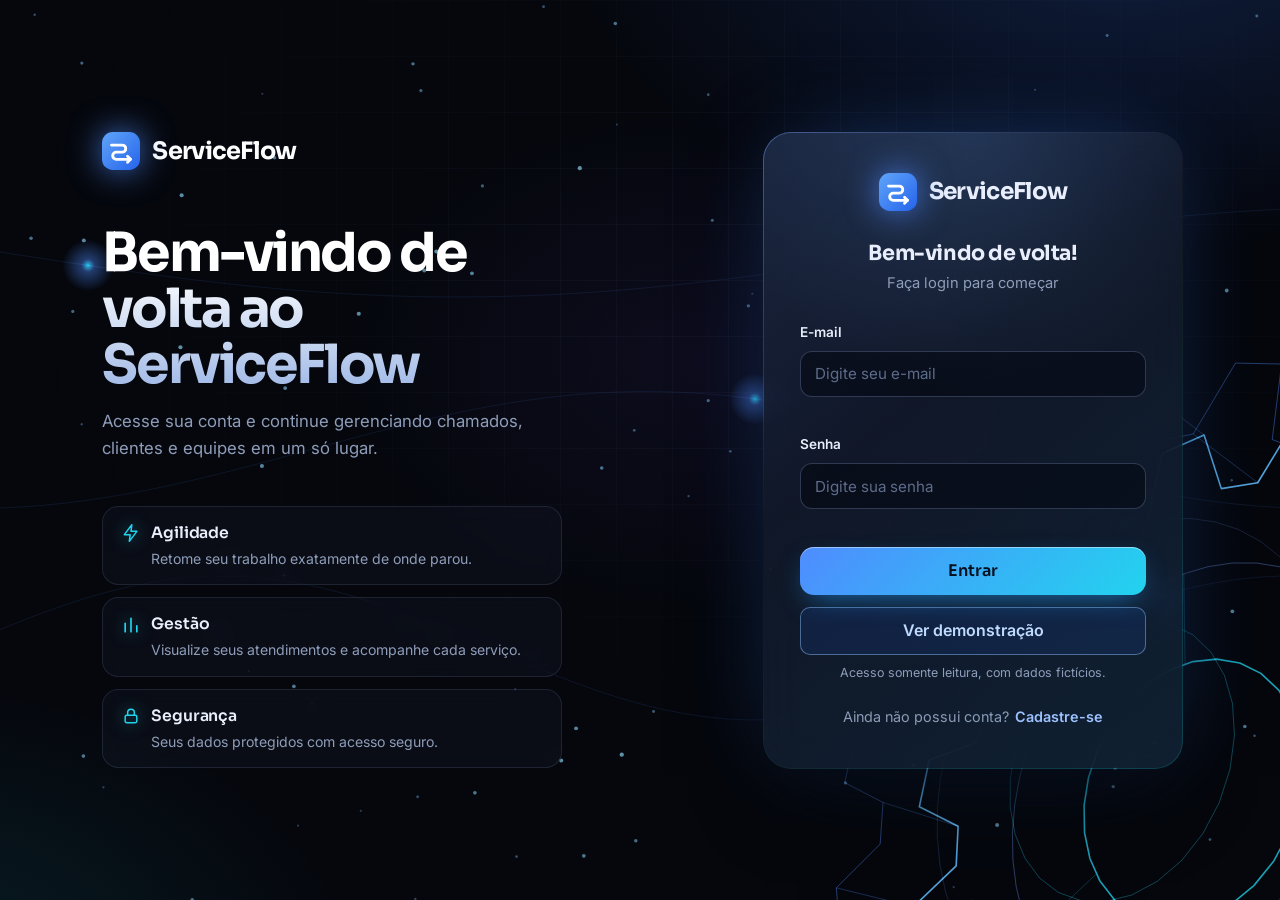
<file: frontend/pages/funcionarios.html>
<!DOCTYPE html>
<html lang="pt-br">

<head>

    <meta charset="UTF-8">

    <meta
        name="viewport"
        content="width=device-width, initial-scale=1.0"
    >

    <title>
        Funcionários | ServiceFlow
    </title>

    <link
        rel="preconnect"
        href="https://fonts.googleapis.com"
    >

    <link
        rel="preconnect"
        href="https://fonts.gstatic.com"
        crossorigin
    >

    <link
        href="https://fonts.googleapis.com/css2?family=Inter:wght@400;500;600;700&family=Sora:wght@500;600;700&family=JetBrains+Mono:wght@500;600&display=swap"
        rel="stylesheet"
    >

    <link
        rel="stylesheet"
        href="../css/funcionarios.css"
    >

    <link
        rel="stylesheet"
        href="../css/flux.css"
    >

</head>

<body>

<div class="app-container">

    <aside
        class="sidebar"
        id="sidebar"
    >

        <div class="sidebar-header">

            <a
                href="dashboard.html"
                class="logo"
            >
                <span class="logo-icon"><svg viewBox="0 0 32 32" aria-hidden="true" focusable="false"><defs><linearGradient id="sf-logo-g" x1="0" y1="0" x2="1" y2="1"><stop offset="0" stop-color="#60a5fa"/><stop offset="1" stop-color="#2563eb"/></linearGradient></defs><rect width="32" height="32" rx="9" fill="url(#sf-logo-g)"/><path d="M8 11h9a3 3 0 0 1 0 6H12a3 3 0 0 0 0 6h12" fill="none" stroke="#fff" stroke-width="2.4" stroke-linecap="round" stroke-linejoin="round"/><path d="M21.5 20.5 24 23l-2.5 2.5" fill="none" stroke="#fff" stroke-width="2.4" stroke-linecap="round" stroke-linejoin="round"/></svg></span>

                <span class="logo-text">
                    ServiceFlow
                </span>

            </a>

        </div>

        <nav class="sidebar-menu">

            <a
                href="dashboard.html"
                class="menu-item"
            >
                <span class="menu-icon"><svg viewBox="0 0 24 24" aria-hidden="true" focusable="false" fill="none" stroke="currentColor" stroke-width="1.8" stroke-linecap="round" stroke-linejoin="round"><rect x="3" y="3" width="7" height="9" rx="1.5"/><rect x="14" y="3" width="7" height="5" rx="1.5"/><rect x="14" y="12" width="7" height="9" rx="1.5"/><rect x="3" y="16" width="7" height="5" rx="1.5"/></svg></span>
                <span>Dashboard</span>
            </a>

            <a
                href="clientes.html"
                class="menu-item"
            >
                <span class="menu-icon"><svg viewBox="0 0 24 24" aria-hidden="true" focusable="false" fill="none" stroke="currentColor" stroke-width="1.8" stroke-linecap="round" stroke-linejoin="round"><circle cx="9" cy="8" r="3.2"/><path d="M3 20c0-3.3 2.7-5.5 6-5.5s6 2.2 6 5.5"/><path d="M16 5a3 3 0 0 1 0 6M18.5 14.8c1.5.8 2.5 2.4 2.5 5.2"/></svg></span>
                <span>Clientes</span>
            </a>

            <a
                href="funcionarios.html"
                class="menu-item active"
            >
                <span class="menu-icon"><svg viewBox="0 0 24 24" aria-hidden="true" focusable="false" fill="none" stroke="currentColor" stroke-width="1.8" stroke-linecap="round" stroke-linejoin="round"><rect x="3" y="7" width="18" height="13" rx="2"/><path d="M9 7V5a2 2 0 0 1 2-2h2a2 2 0 0 1 2 2v2M3 13h18"/></svg></span>
                <span>Funcionários</span>
            </a>

            <a
                href="chamados.html"
                class="menu-item"
            >
                <span class="menu-icon"><svg viewBox="0 0 24 24" aria-hidden="true" focusable="false" fill="none" stroke="currentColor" stroke-width="1.8" stroke-linecap="round" stroke-linejoin="round"><path d="M3 9a2 2 0 0 0 0 6v3h18v-3a2 2 0 0 1 0-6V6H3z"/><path d="M14 6v12" stroke-dasharray="2 2.5"/></svg></span>
                <span>Chamados</span>
            </a>

            <a
                href="ordens-servico.html"
                class="menu-item"
            >
                <span class="menu-icon"><svg viewBox="0 0 24 24" aria-hidden="true" focusable="false" fill="none" stroke="currentColor" stroke-width="1.8" stroke-linecap="round" stroke-linejoin="round"><path d="M14.7 6.3a4 4 0 0 0-5.4 5.1L3 17.7 6.3 21l6.3-6.3a4 4 0 0 0 5.1-5.4l-2.6 2.6-2.4-.6-.6-2.4z"/></svg></span>
                <span>Ordens de serviço</span>
            </a>

            <a
                href="perfil.html"
                class="menu-item"
            >
                <span class="menu-icon"><svg viewBox="0 0 24 24" aria-hidden="true" focusable="false" fill="none" stroke="currentColor" stroke-width="1.8" stroke-linecap="round" stroke-linejoin="round"><circle cx="12" cy="8" r="3.5"/><path d="M5 20c0-3.6 3.1-6 7-6s7 2.4 7 6"/></svg></span>
                <span>Minha conta</span>
            </a>

        </nav>

        <div class="sidebar-footer">

            <button
                type="button"
                class="logout-button"
                id="botaoSair"
            >
                <span class="sf-ico"></span>
                <span>Sair</span>
            </button>

        </div>

    </aside>

    <main class="main-content">

        <header class="topbar">

            <div class="topbar-left">

                <div>

                    <h1>
                        Funcionários
                    </h1>

                    <p>
                        Gerencie toda a equipe da empresa
                    </p>

                </div>

            </div>

            <a
                href="perfil.html"
                class="user-area user-profile-link"
            >

                <div class="user-information">

                    <strong id="user-name">
                        Usuário
                    </strong>

                    <span id="user-role">
                        Carregando...
                    </span>

                </div>

                <div
                    class="user-avatar"
                    id="user-avatar"
                >
                    U
                </div>

            </a>

        </header>

        <section class="page-content">

            <div class="page-header">

                <div>

                    <h2>
                        Funcionários
                    </h2>

                    <p>
                        Gerencie os funcionários da empresa.
                    </p>

                </div>

                <button
                    type="button"
                    class="primary-button"
                    id="botaoPendentes"
                >
                    Solicitações Pendentes
                </button>

            </div>

            <div class="content-card">

                <div class="filters">

                    <div class="search-box">

                        <label for="pesquisaFuncionario">
                            Pesquisar
                        </label>

                        <input
                            type="search"
                            id="pesquisaFuncionario"
                            placeholder="Pesquisar nome, e-mail, cargo..."
                        >

                    </div>

                    <div class="filter-box">

                        <label for="filtroStatus">
                            Status
                        </label>

                        <select id="filtroStatus">

                            <option value="">
                                Todos
                            </option>

                            <option value="ATIVO">
                                Ativos
                            </option>

                            <option value="INATIVO">
                                Inativos
                            </option>

                            <option value="PENDENTE">
                                Pendentes
                            </option>

                        </select>

                    </div>

                    <button
                        type="button"
                        class="secondary-button"
                        id="botaoLimparFiltros"
                    >
                        Limpar filtros
                    </button>

                </div>

                <div class="table-header">

                    <strong id="quantidadeFuncionarios">
                        0 funcionário(s)
                    </strong>

                </div>
                                <div class="table-container">

                    <table>

                        <thead>

                            <tr>

                                <th>
                                    Nome
                                </th>

                                <th>
                                    E-mail
                                </th>

                                <th>
                                    Cargo
                                </th>

                                <th>
                                    Status
                                </th>

                                <th class="actions-column">
                                    Ações
                                </th>

                            </tr>

                        </thead>

                        <tbody id="tabelaFuncionarios">

                            <tr>

                                <td
                                    colspan="5"
                                    class="loading-row"
                                >
                                    Carregando funcionários...
                                </td>

                            </tr>

                        </tbody>

                    </table>

                </div>

                <div class="pagination">

                    <button
                        type="button"
                        class="pagination-button"
                        id="paginaAnterior"
                    >
                        ← Anterior
                    </button>

                    <span id="informacaoPagina">
                        Página 1 de 1
                    </span>

                    <button
                        type="button"
                        class="pagination-button"
                        id="proximaPagina"
                    >
                        Próxima →
                    </button>

                </div>

            </div>

        </section>

    </main>

</div>

<script src="../js/config.js"></script>
<script src="../js/demo.js"></script>
    <script src="../js/shell.js"></script>
    <script src="../js/effects.js"></script>

<script src="../js/funcionarios.js"></script>

</body>

</html>
</file>
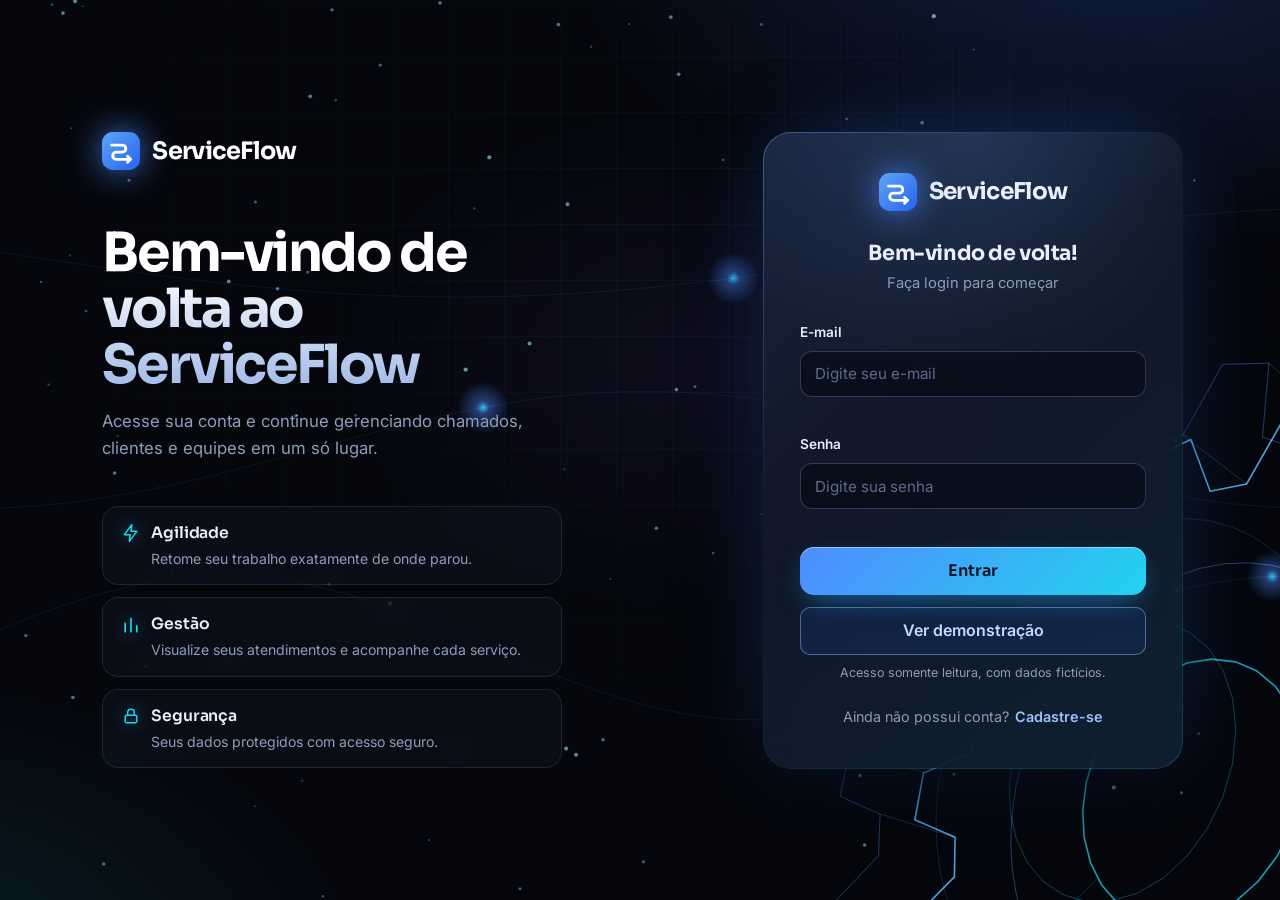
<file: frontend/pages/ordens-servico.html>
<!DOCTYPE html>
<html lang="pt-br">

<head>
    <meta charset="UTF-8">

    <meta
        name="viewport"
        content="width=device-width, initial-scale=1.0"
    >

    <title>Ordens de Serviço | ServiceFlow</title>

    <link
        rel="preconnect"
        href="https://fonts.googleapis.com"
    >

    <link
        rel="preconnect"
        href="https://fonts.gstatic.com"
        crossorigin
    >

    <link
        href="https://fonts.googleapis.com/css2?family=Inter:wght@400;500;600;700&family=Sora:wght@500;600;700&family=JetBrains+Mono:wght@500;600&display=swap"
        rel="stylesheet"
    >

    <link
        rel="stylesheet"
        href="../css/ordens-servico.css"
    >

    <link
        rel="stylesheet"
        href="../css/flux.css"
    >
</head>

<body>

    <div class="app-container">

        <aside
            class="sidebar"
            id="sidebar"
        >

            <div class="sidebar-header">

                <a
                    href="dashboard.html"
                    class="logo"
                >
                    <span class="logo-icon"><svg viewBox="0 0 32 32" aria-hidden="true" focusable="false"><defs><linearGradient id="sf-logo-g" x1="0" y1="0" x2="1" y2="1"><stop offset="0" stop-color="#60a5fa"/><stop offset="1" stop-color="#2563eb"/></linearGradient></defs><rect width="32" height="32" rx="9" fill="url(#sf-logo-g)"/><path d="M8 11h9a3 3 0 0 1 0 6H12a3 3 0 0 0 0 6h12" fill="none" stroke="#fff" stroke-width="2.4" stroke-linecap="round" stroke-linejoin="round"/><path d="M21.5 20.5 24 23l-2.5 2.5" fill="none" stroke="#fff" stroke-width="2.4" stroke-linecap="round" stroke-linejoin="round"/></svg></span>
                    <span class="logo-text">ServiceFlow</span>
                </a>

            </div>

            <nav class="sidebar-menu">

                <a
                    href="dashboard.html"
                    class="menu-item"
                >
                    <span class="menu-icon"><svg viewBox="0 0 24 24" aria-hidden="true" focusable="false" fill="none" stroke="currentColor" stroke-width="1.8" stroke-linecap="round" stroke-linejoin="round"><rect x="3" y="3" width="7" height="9" rx="1.5"/><rect x="14" y="3" width="7" height="5" rx="1.5"/><rect x="14" y="12" width="7" height="9" rx="1.5"/><rect x="3" y="16" width="7" height="5" rx="1.5"/></svg></span>
                    <span>Dashboard</span>
                </a>

                <a
                    href="clientes.html"
                    class="menu-item"
                >
                    <span class="menu-icon"><svg viewBox="0 0 24 24" aria-hidden="true" focusable="false" fill="none" stroke="currentColor" stroke-width="1.8" stroke-linecap="round" stroke-linejoin="round"><circle cx="9" cy="8" r="3.2"/><path d="M3 20c0-3.3 2.7-5.5 6-5.5s6 2.2 6 5.5"/><path d="M16 5a3 3 0 0 1 0 6M18.5 14.8c1.5.8 2.5 2.4 2.5 5.2"/></svg></span>
                    <span>Clientes</span>
                </a>

                <a
                    href="funcionarios.html"
                    class="menu-item"
                >
                    <span class="menu-icon"><svg viewBox="0 0 24 24" aria-hidden="true" focusable="false" fill="none" stroke="currentColor" stroke-width="1.8" stroke-linecap="round" stroke-linejoin="round"><rect x="3" y="7" width="18" height="13" rx="2"/><path d="M9 7V5a2 2 0 0 1 2-2h2a2 2 0 0 1 2 2v2M3 13h18"/></svg></span>
                    <span>Funcionários</span>
                </a>

                <a
                    href="chamados.html"
                    class="menu-item"
                >
                    <span class="menu-icon"><svg viewBox="0 0 24 24" aria-hidden="true" focusable="false" fill="none" stroke="currentColor" stroke-width="1.8" stroke-linecap="round" stroke-linejoin="round"><path d="M3 9a2 2 0 0 0 0 6v3h18v-3a2 2 0 0 1 0-6V6H3z"/><path d="M14 6v12" stroke-dasharray="2 2.5"/></svg></span>
                    <span>Chamados</span>
                </a>

                <a
                    href="ordens-servico.html"
                    class="menu-item active"
                >
                    <span class="menu-icon"><svg viewBox="0 0 24 24" aria-hidden="true" focusable="false" fill="none" stroke="currentColor" stroke-width="1.8" stroke-linecap="round" stroke-linejoin="round"><path d="M14.7 6.3a4 4 0 0 0-5.4 5.1L3 17.7 6.3 21l6.3-6.3a4 4 0 0 0 5.1-5.4l-2.6 2.6-2.4-.6-.6-2.4z"/></svg></span>
                    <span>Ordens de serviço</span>
                </a>

                <a
                    href="perfil.html"
                    class="menu-item"
                >
                    <span class="menu-icon"><svg viewBox="0 0 24 24" aria-hidden="true" focusable="false" fill="none" stroke="currentColor" stroke-width="1.8" stroke-linecap="round" stroke-linejoin="round"><circle cx="12" cy="8" r="3.5"/><path d="M5 20c0-3.6 3.1-6 7-6s7 2.4 7 6"/></svg></span>
                    <span>Minha conta</span>
                </a>

            </nav>

            <div class="sidebar-footer">

                <button
                    type="button"
                    class="logout-button"
                    id="logout-button"
                >
                    <span class="sf-ico"></span>
                    <span>Sair</span>
                </button>

            </div>

        </aside>

        <main class="main-content">

            <header class="topbar">

                <div class="topbar-left">

                    <div>

                        <h1>
                            Ordens de Serviço
                        </h1>

                        <p>
                            Acompanhe e registre os atendimentos técnicos.
                        </p>

                    </div>

                </div>

                <a
                    href="perfil.html"
                    class="user-area user-profile-link"
                    aria-label="Acessar minha conta"
                >

                    <div class="user-information">

                        <strong id="user-name">
                            Usuário
                        </strong>

                        <span id="user-role">
                            Carregando...
                        </span>

                    </div>

                    <div
                        class="user-avatar"
                        id="user-avatar"
                    >
                        U
                    </div>

                </a>

            </header>

            <section class="page-content">

                <div class="page-header">

                    <div>

                        <h2>
                            Ordens de Serviço
                        </h2>

                        <p>
                            Gerencie as ordens de serviço da empresa.
                        </p>

                    </div>

                    <button
                        type="button"
                        class="primary-button"
                        id="new-order-button"
                    >
                        <span>+</span>
                        Nova ordem
                    </button>

                </div>

                <section class="content-card">

                    <div class="toolbar">

                        <div class="search-container">

                            <span class="search-icon"><svg viewBox="0 0 24 24" aria-hidden="true" focusable="false" fill="none" stroke="currentColor" stroke-width="1.8" stroke-linecap="round" stroke-linejoin="round"><circle cx="11" cy="11" r="6.5"/><path d="m20 20-4.2-4.2"/></svg></span>

                            <input
                                type="search"
                                id="search-input"
                                placeholder="Pesquisar número, cliente ou chamado"
                                autocomplete="off"
                            >

                        </div>

                        <div class="filter-group">

                            <label for="status-filter">
                                Status
                            </label>

                            <select id="status-filter">

                                <option value="">
                                    Todos
                                </option>

                                <option value="ABERTA">
                                    Aberta
                                </option>

                                <option value="EM_EXECUCAO">
                                    Em execução
                                </option>

                                <option value="FINALIZADA">
                                    Finalizada
                                </option>

                                <option value="CANCELADA">
                                    Cancelada
                                </option>

                            </select>

                        </div>

                        <button
                            type="button"
                            class="secondary-button"
                            id="clear-filters-button"
                        >
                            Limpar filtros
                        </button>

                        <button
                            type="button"
                            class="secondary-button"
                            id="refresh-button"
                        >
                            Atualizar
                        </button>

                    </div>

                    <div
                        class="message"
                        id="page-message"
                        role="alert"
                    ></div>

                    <div
                        class="loading-container"
                        id="loading-container"
                    >

                        <div class="spinner"></div>

                        <p>
                            Carregando ordens de serviço...
                        </p>

                    </div>

                    <div
                        class="table-container"
                        id="table-container"
                    >

                        <table>

                            <thead>

                                <tr>
                                    <th>OS</th>
                                    <th>Chamado</th>
                                    <th>Cliente</th>
                                    <th>Técnico</th>
                                    <th>Status</th>
                                    <th>Criação</th>

                                    <th class="actions-column">
                                        Ações
                                    </th>
                                </tr>

                            </thead>

                            <tbody id="orders-table-body"></tbody>

                        </table>

                    </div>

                    <div
                        class="empty-state"
                        id="empty-state"
                    >

                        <div class="empty-icon">
                            <svg viewBox="0 0 24 24" aria-hidden="true" focusable="false" width="22" height="22" fill="none" stroke="currentColor" stroke-width="1.8" stroke-linecap="round" stroke-linejoin="round"><path d="M14.7 6.3a4 4 0 0 0-5.4 5.1L3 17.7 6.3 21l6.3-6.3a4 4 0 0 0 5.1-5.4l-2.6 2.6-2.4-.6-.6-2.4z"/></svg>
                        </div>

                        <h2>
                            Nenhuma ordem de serviço encontrada
                        </h2>

                        <p>
                            Crie uma ordem a partir de um chamado atribuído.
                        </p>

                    </div>

                    <footer
                        class="pagination"
                        id="pagination-container"
                    >

                        <p id="pagination-information">
                            Página 1 de 1
                        </p>

                        <div class="pagination-actions">

                            <button
                                type="button"
                                class="pagination-button"
                                id="previous-page-button"
                            >
                                ← Anterior
                            </button>

                            <button
                                type="button"
                                class="pagination-button"
                                id="next-page-button"
                            >
                                Próxima →
                            </button>

                        </div>

                    </footer>

                </section>

            </section>

        </main>

    </div>

    <!-- MODAL DE CRIAÇÃO -->

    <div
        class="modal-overlay"
        id="create-order-modal"
        aria-hidden="true"
    >

        <section
            class="modal small-modal"
            role="dialog"
            aria-modal="true"
            aria-labelledby="create-modal-title"
        >

            <header class="modal-header">

                <div>

                    <h2 id="create-modal-title">
                        Nova ordem de serviço
                    </h2>

                    <p>
                        Selecione um chamado para gerar a ordem.
                    </p>

                </div>

                <button
                    type="button"
                    class="close-modal-button"
                    id="close-create-modal-button"
                    aria-label="Fechar"
                >
                    ×
                </button>

            </header>

            <div
                class="modal-message"
                id="create-modal-message"
                role="alert"
            ></div>

            <form
                id="create-order-form"
                novalidate
            >

                <div class="form-group full-width">

                    <label for="ticket-select">
                        Chamado *
                    </label>

                    <select id="ticket-select">

                        <option value="">
                            Selecione um chamado
                        </option>

                    </select>

                    <small
                        class="field-error"
                        id="ticket-select-error"
                    ></small>

                </div>

                <div
                    class="selected-ticket-card"
                    id="selected-ticket-card"
                >

                    <p>
                        Selecione um chamado para ver os detalhes.
                    </p>

                </div>

                <footer class="modal-footer">

                    <button
                        type="button"
                        class="cancel-button"
                        id="cancel-create-button"
                    >
                        Cancelar
                    </button>

                    <button
                        type="submit"
                        class="save-button"
                        id="create-order-button"
                    >
                        Criar ordem
                    </button>

                </footer>

            </form>

        </section>

    </div>
        <!-- MODAL DE ATENDIMENTO -->

    <div
        class="modal-overlay"
        id="attendance-modal"
        aria-hidden="true"
    >

        <section
            class="modal"
            role="dialog"
            aria-modal="true"
            aria-labelledby="attendance-modal-title"
        >

            <header class="modal-header">

                <div>

                    <h2 id="attendance-modal-title">
                        Registrar atendimento
                    </h2>

                    <p id="attendance-modal-description">
                        Informe o diagnóstico e o serviço realizado.
                    </p>

                </div>

                <button
                    type="button"
                    class="close-modal-button"
                    id="close-attendance-modal-button"
                    aria-label="Fechar"
                >
                    ×
                </button>

            </header>

            <div
                class="modal-message"
                id="attendance-modal-message"
                role="alert"
            ></div>

            <form
                id="attendance-form"
                class="attendance-form"
                novalidate
            >

                <input
                    type="hidden"
                    id="order-id"
                >

                <div class="form-group full-width">

                    <label for="diagnosis">
                        Diagnóstico *
                    </label>

                    <textarea
                        id="diagnosis"
                        rows="5"
                        maxlength="3000"
                        placeholder="Descreva o diagnóstico encontrado"
                    ></textarea>

                    <small
                        class="field-error"
                        id="diagnosis-error"
                    ></small>

                </div>

                <div class="form-group full-width">

                    <label for="service-performed">
                        Serviço realizado *
                    </label>

                    <textarea
                        id="service-performed"
                        rows="5"
                        maxlength="3000"
                        placeholder="Descreva o serviço realizado"
                    ></textarea>

                    <small
                        class="field-error"
                        id="service-performed-error"
                    ></small>

                </div>

                <div class="form-group full-width">

                    <label for="observations">
                        Observações
                    </label>

                    <textarea
                        id="observations"
                        rows="4"
                        maxlength="3000"
                        placeholder="Informações adicionais sobre o atendimento"
                    ></textarea>

                    <small
                        class="field-error"
                        id="observations-error"
                    ></small>

                </div>

                <footer class="modal-footer">

                    <button
                        type="button"
                        class="cancel-button"
                        id="cancel-attendance-button"
                    >
                        Cancelar
                    </button>

                    <button
                        type="submit"
                        class="save-button"
                        id="save-attendance-button"
                    >
                        Salvar atendimento
                    </button>

                </footer>

            </form>

        </section>

    </div>

    <!-- MODAL DE DETALHES -->

    <div
        class="modal-overlay"
        id="details-modal"
        aria-hidden="true"
    >

        <section
            class="modal details-modal"
            role="dialog"
            aria-modal="true"
            aria-labelledby="details-modal-title"
        >

            <header class="modal-header">

                <div>

                    <h2 id="details-modal-title">
                        Detalhes da ordem
                    </h2>

                    <p id="details-order-number">
                        Ordem de serviço
                    </p>

                </div>

                <button
                    type="button"
                    class="close-modal-button"
                    id="close-details-modal-button"
                    aria-label="Fechar"
                >
                    ×
                </button>

            </header>

            <div
                class="details-content"
                id="details-content"
            ></div>

            <footer class="modal-footer">

                <button
                    type="button"
                    class="cancel-button"
                    id="close-details-button"
                >
                    Fechar
                </button>

            </footer>

        </section>

    </div>

    <!-- MODAL DE ALTERAÇÃO DE STATUS -->

    <div
        class="modal-overlay"
        id="status-modal"
        aria-hidden="true"
    >

        <section
            class="modal small-modal"
            role="dialog"
            aria-modal="true"
            aria-labelledby="status-modal-title"
        >

            <header class="modal-header">

                <div>

                    <h2 id="status-modal-title">
                        Alterar status
                    </h2>

                    <p>
                        Selecione o novo status da ordem.
                    </p>

                </div>

                <button
                    type="button"
                    class="close-modal-button"
                    id="close-status-modal-button"
                    aria-label="Fechar"
                >
                    ×
                </button>

            </header>

            <div
                class="modal-message"
                id="status-modal-message"
                role="alert"
            ></div>

            <form
                id="status-form"
                novalidate
            >

                <div class="form-group full-width">

                    <label for="order-status">
                        Novo status *
                    </label>

                    <select id="order-status">

                        <option value="">
                            Selecione
                        </option>

                        <option value="ABERTA">
                            Aberta
                        </option>

                        <option value="EM_EXECUCAO">
                            Em execução
                        </option>

                        <option value="FINALIZADA">
                            Finalizada
                        </option>

                        <option value="CANCELADA">
                            Cancelada
                        </option>

                    </select>

                    <small
                        class="field-error"
                        id="order-status-error"
                    ></small>

                </div>

                <footer class="modal-footer">

                    <button
                        type="button"
                        class="cancel-button"
                        id="cancel-status-button"
                    >
                        Cancelar
                    </button>

                    <button
                        type="submit"
                        class="save-button"
                        id="save-status-button"
                    >
                        Alterar status
                    </button>

                </footer>

            </form>

        </section>

    </div>

    <script src="../js/config.js"></script>
    <script src="../js/demo.js"></script>
    <script src="../js/shell.js"></script>
    <script src="../js/effects.js"></script>

    <script src="../js/ordens-servico.js"></script>

</body>

</html>
</file>
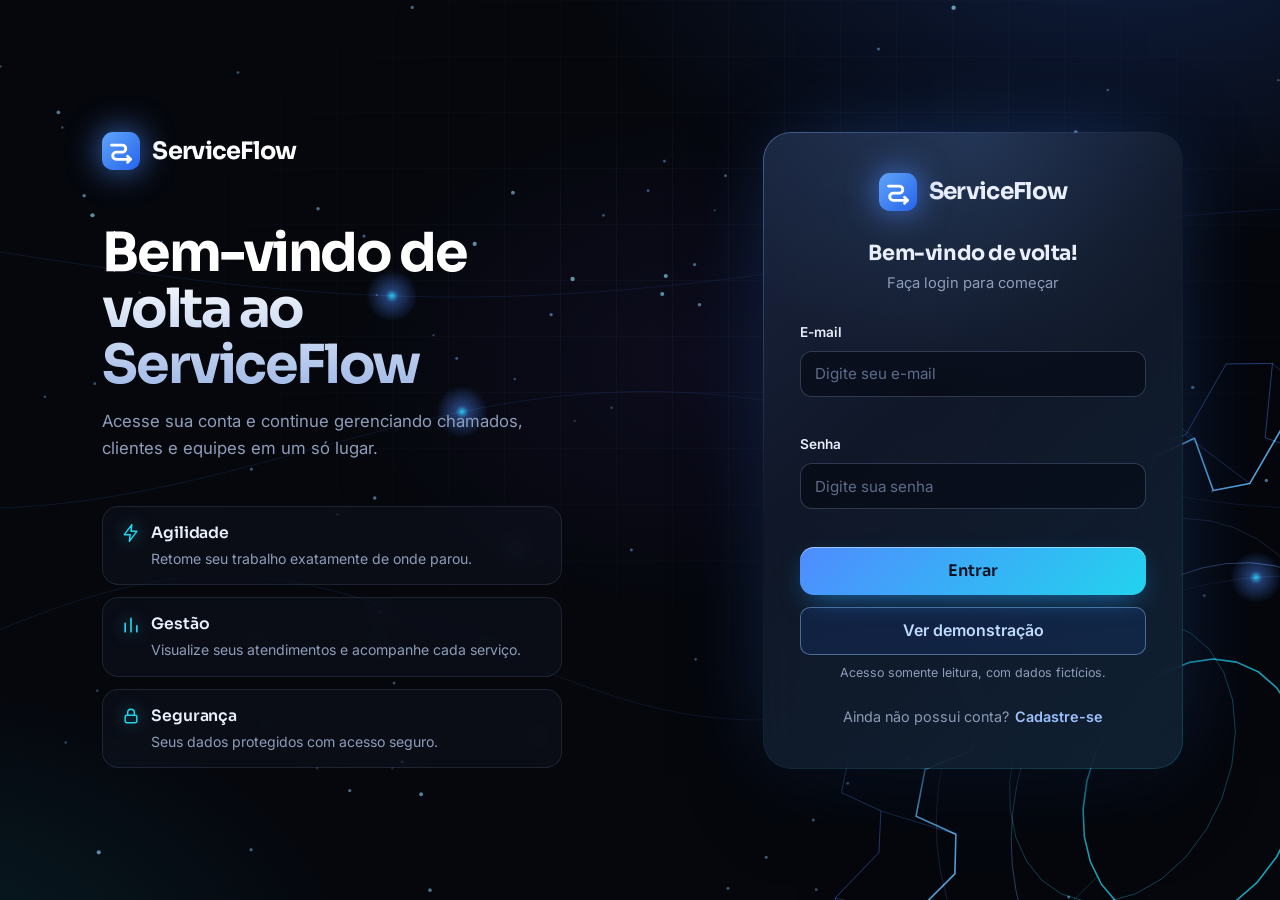
<file: frontend/pages/pendentes.html>
<!DOCTYPE html>
<html lang="pt-br">

<head>

    <meta charset="UTF-8">

    <meta
        name="viewport"
        content="width=device-width, initial-scale=1.0"
    >

    <title>
        Solicitações Pendentes | ServiceFlow
    </title>

    <link
        rel="preconnect"
        href="https://fonts.googleapis.com"
    >

    <link
        rel="preconnect"
        href="https://fonts.gstatic.com"
        crossorigin
    >

    <link
        href="https://fonts.googleapis.com/css2?family=Inter:wght@400;500;600;700&family=Sora:wght@500;600;700&family=JetBrains+Mono:wght@500;600&display=swap"
        rel="stylesheet"
    >

    <link
        rel="stylesheet"
        href="../css/funcionarios.css"
    >

    <link
        rel="stylesheet"
        href="../css/flux.css"
    >

</head>

<body>

<div class="app-container">

    <aside class="sidebar">

        <div class="sidebar-header">

            <a
                href="dashboard.html"
                class="logo"
            >
                <span class="logo-icon"><svg viewBox="0 0 32 32" aria-hidden="true" focusable="false"><defs><linearGradient id="sf-logo-g" x1="0" y1="0" x2="1" y2="1"><stop offset="0" stop-color="#60a5fa"/><stop offset="1" stop-color="#2563eb"/></linearGradient></defs><rect width="32" height="32" rx="9" fill="url(#sf-logo-g)"/><path d="M8 11h9a3 3 0 0 1 0 6H12a3 3 0 0 0 0 6h12" fill="none" stroke="#fff" stroke-width="2.4" stroke-linecap="round" stroke-linejoin="round"/><path d="M21.5 20.5 24 23l-2.5 2.5" fill="none" stroke="#fff" stroke-width="2.4" stroke-linecap="round" stroke-linejoin="round"/></svg></span>

                <span class="logo-text">
                    ServiceFlow
                </span>

            </a>

        </div>

        <nav class="sidebar-menu">

            <a
                href="dashboard.html"
                class="menu-item"
            >
                <span class="menu-icon"><svg viewBox="0 0 24 24" aria-hidden="true" focusable="false" fill="none" stroke="currentColor" stroke-width="1.8" stroke-linecap="round" stroke-linejoin="round"><rect x="3" y="3" width="7" height="9" rx="1.5"/><rect x="14" y="3" width="7" height="5" rx="1.5"/><rect x="14" y="12" width="7" height="9" rx="1.5"/><rect x="3" y="16" width="7" height="5" rx="1.5"/></svg></span>
                <span>Dashboard</span>
            </a>

            <a
                href="clientes.html"
                class="menu-item"
            >
                <span class="menu-icon"><svg viewBox="0 0 24 24" aria-hidden="true" focusable="false" fill="none" stroke="currentColor" stroke-width="1.8" stroke-linecap="round" stroke-linejoin="round"><circle cx="9" cy="8" r="3.2"/><path d="M3 20c0-3.3 2.7-5.5 6-5.5s6 2.2 6 5.5"/><path d="M16 5a3 3 0 0 1 0 6M18.5 14.8c1.5.8 2.5 2.4 2.5 5.2"/></svg></span>
                <span>Clientes</span>
            </a>

            <a
                href="funcionarios.html"
                class="menu-item active"
            >
                <span class="menu-icon"><svg viewBox="0 0 24 24" aria-hidden="true" focusable="false" fill="none" stroke="currentColor" stroke-width="1.8" stroke-linecap="round" stroke-linejoin="round"><rect x="3" y="7" width="18" height="13" rx="2"/><path d="M9 7V5a2 2 0 0 1 2-2h2a2 2 0 0 1 2 2v2M3 13h18"/></svg></span>
                <span>Funcionários</span>
            </a>

            <a
                href="chamados.html"
                class="menu-item"
            >
                <span class="menu-icon"><svg viewBox="0 0 24 24" aria-hidden="true" focusable="false" fill="none" stroke="currentColor" stroke-width="1.8" stroke-linecap="round" stroke-linejoin="round"><path d="M3 9a2 2 0 0 0 0 6v3h18v-3a2 2 0 0 1 0-6V6H3z"/><path d="M14 6v12" stroke-dasharray="2 2.5"/></svg></span>
                <span>Chamados</span>
            </a>

            <a
                href="ordens-servico.html"
                class="menu-item"
            >
                <span class="menu-icon"><svg viewBox="0 0 24 24" aria-hidden="true" focusable="false" fill="none" stroke="currentColor" stroke-width="1.8" stroke-linecap="round" stroke-linejoin="round"><path d="M14.7 6.3a4 4 0 0 0-5.4 5.1L3 17.7 6.3 21l6.3-6.3a4 4 0 0 0 5.1-5.4l-2.6 2.6-2.4-.6-.6-2.4z"/></svg></span>
                <span>Ordens de serviço</span>
            </a>

            <a
                href="perfil.html"
                class="menu-item"
            >
                <span class="menu-icon"><svg viewBox="0 0 24 24" aria-hidden="true" focusable="false" fill="none" stroke="currentColor" stroke-width="1.8" stroke-linecap="round" stroke-linejoin="round"><circle cx="12" cy="8" r="3.5"/><path d="M5 20c0-3.6 3.1-6 7-6s7 2.4 7 6"/></svg></span>
                <span>Minha conta</span>
            </a>

        </nav>

        <div class="sidebar-footer">

            <button
                type="button"
                class="logout-button"
                id="botaoVoltar"
            >
                ⬅ Voltar
            </button>

        </div>

    </aside>

    <main class="main-content">

        <header class="topbar">

            <div>

                <h1>
                    Solicitações Pendentes
                </h1>

                <p>
                    Aprove ou rejeite novos funcionários.
                </p>

            </div>

            <a
                href="perfil.html"
                class="user-area user-profile-link"
            >

                <div class="user-information">

                    <strong id="user-name">
                        Usuário
                    </strong>

                    <span id="user-role">
                        Carregando...
                    </span>

                </div>

                <div
                    class="user-avatar"
                    id="user-avatar"
                >
                    U
                </div>

            </a>

        </header>

        <section class="page-content">

            <div class="page-header">

                <div>

                    <h2>
                        Solicitações Pendentes
                    </h2>

                    <p>
                        Aprove ou rejeite solicitações de entrada na empresa.
                    </p>

                </div>

                <button
                    type="button"
                    class="primary-button"
                    id="botaoAtualizar"
                >
                    Atualizar
                </button>

            </div>

            <div class="content-card">

                <div class="table-header">

                    <strong id="quantidadePendentes">
                        0 solicitação(ões) pendente(s)
                    </strong>

                </div>

                <div class="table-container">

                    <table>

                        <thead>

                            <tr>

                                <th>Nome</th>

                                <th>E-mail</th>

                                <th>Cargo</th>

                                <th>Status</th>

                                <th class="actions-column">
                                    Ações
                                </th>

                            </tr>

                        </thead>

                        <tbody id="tabelaPendentes">

                            <tr>

                                <td
                                    colspan="5"
                                    class="loading-row"
                                >
                                    Carregando solicitações...
                                </td>

                            </tr>

                        </tbody>

                    </table>

                </div>

            </div>

        </section>

    </main>

</div>

<script src="../js/config.js"></script>
<script src="../js/demo.js"></script>
    <script src="../js/shell.js"></script>
    <script src="../js/effects.js"></script>

<script src="../js/pendentes.js"></script>

</body>

</html>
</file>
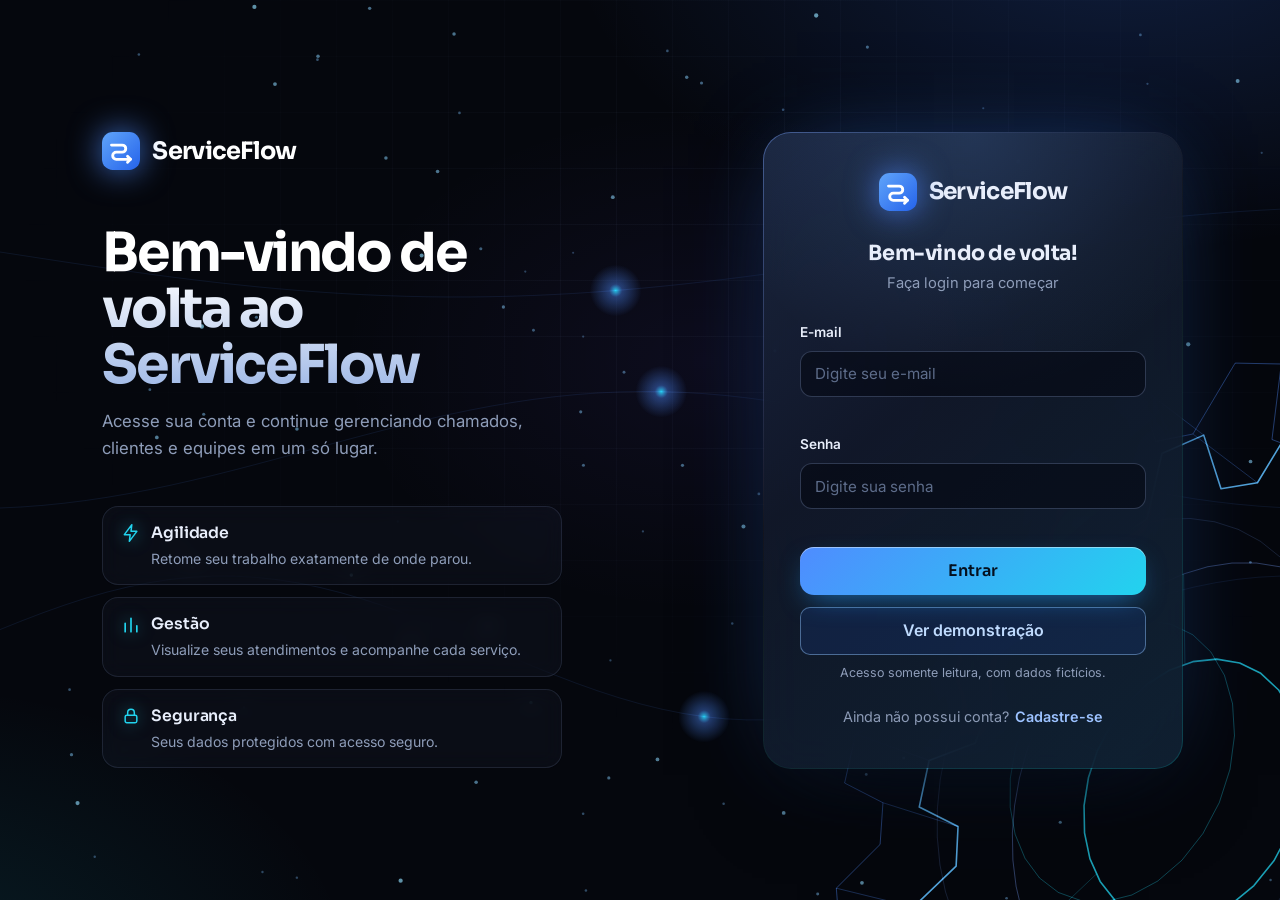
<file: frontend/pages/perfil.html>
<!DOCTYPE html>
<html lang="pt-br">

<head>
    <meta charset="UTF-8">
    <meta name="viewport" content="width=device-width, initial-scale=1.0">

    <title>Minha Conta | ServiceFlow</title>

    <link rel="preconnect" href="https://fonts.googleapis.com">
    <link rel="preconnect" href="https://fonts.gstatic.com" crossorigin>

    <link
        href="https://fonts.googleapis.com/css2?family=Inter:wght@400;500;600;700&family=Sora:wght@500;600;700&family=JetBrains+Mono:wght@500;600&display=swap"
        rel="stylesheet"
    >

    <link rel="stylesheet" href="../css/perfil.css">

    <link
        rel="stylesheet"
        href="../css/flux.css"
    >
</head>

<body>

    <div class="app-container">

        <aside class="sidebar">

            <div class="sidebar-header">

                <a href="dashboard.html" class="logo">
                    <span class="logo-icon"><svg viewBox="0 0 32 32" aria-hidden="true" focusable="false"><defs><linearGradient id="sf-logo-g" x1="0" y1="0" x2="1" y2="1"><stop offset="0" stop-color="#60a5fa"/><stop offset="1" stop-color="#2563eb"/></linearGradient></defs><rect width="32" height="32" rx="9" fill="url(#sf-logo-g)"/><path d="M8 11h9a3 3 0 0 1 0 6H12a3 3 0 0 0 0 6h12" fill="none" stroke="#fff" stroke-width="2.4" stroke-linecap="round" stroke-linejoin="round"/><path d="M21.5 20.5 24 23l-2.5 2.5" fill="none" stroke="#fff" stroke-width="2.4" stroke-linecap="round" stroke-linejoin="round"/></svg></span>
                    <span class="logo-text">ServiceFlow</span>
                </a>

            </div>

            <nav class="sidebar-menu">

                <a href="dashboard.html" class="menu-item">
                    <span class="menu-icon"><svg viewBox="0 0 24 24" aria-hidden="true" focusable="false" fill="none" stroke="currentColor" stroke-width="1.8" stroke-linecap="round" stroke-linejoin="round"><rect x="3" y="3" width="7" height="9" rx="1.5"/><rect x="14" y="3" width="7" height="5" rx="1.5"/><rect x="14" y="12" width="7" height="9" rx="1.5"/><rect x="3" y="16" width="7" height="5" rx="1.5"/></svg></span>
                    <span>Dashboard</span>
                </a>

                <a href="clientes.html" class="menu-item">
                    <span class="menu-icon"><svg viewBox="0 0 24 24" aria-hidden="true" focusable="false" fill="none" stroke="currentColor" stroke-width="1.8" stroke-linecap="round" stroke-linejoin="round"><circle cx="9" cy="8" r="3.2"/><path d="M3 20c0-3.3 2.7-5.5 6-5.5s6 2.2 6 5.5"/><path d="M16 5a3 3 0 0 1 0 6M18.5 14.8c1.5.8 2.5 2.4 2.5 5.2"/></svg></span>
                    <span>Clientes</span>
                </a>

                <a href="funcionarios.html" class="menu-item">
                    <span class="menu-icon"><svg viewBox="0 0 24 24" aria-hidden="true" focusable="false" fill="none" stroke="currentColor" stroke-width="1.8" stroke-linecap="round" stroke-linejoin="round"><rect x="3" y="7" width="18" height="13" rx="2"/><path d="M9 7V5a2 2 0 0 1 2-2h2a2 2 0 0 1 2 2v2M3 13h18"/></svg></span>
                    <span>Funcionários</span>
                </a>

                <a href="chamados.html" class="menu-item">
                    <span class="menu-icon"><svg viewBox="0 0 24 24" aria-hidden="true" focusable="false" fill="none" stroke="currentColor" stroke-width="1.8" stroke-linecap="round" stroke-linejoin="round"><path d="M3 9a2 2 0 0 0 0 6v3h18v-3a2 2 0 0 1 0-6V6H3z"/><path d="M14 6v12" stroke-dasharray="2 2.5"/></svg></span>
                    <span>Chamados</span>
                </a>

                <a href="ordens-servico.html" class="menu-item">
                    <span class="menu-icon"><svg viewBox="0 0 24 24" aria-hidden="true" focusable="false" fill="none" stroke="currentColor" stroke-width="1.8" stroke-linecap="round" stroke-linejoin="round"><path d="M14.7 6.3a4 4 0 0 0-5.4 5.1L3 17.7 6.3 21l6.3-6.3a4 4 0 0 0 5.1-5.4l-2.6 2.6-2.4-.6-.6-2.4z"/></svg></span>
                    <span>Ordens de serviço</span>
                </a>

                <a href="perfil.html" class="menu-item active">
                    <span class="menu-icon"><svg viewBox="0 0 24 24" aria-hidden="true" focusable="false" fill="none" stroke="currentColor" stroke-width="1.8" stroke-linecap="round" stroke-linejoin="round"><circle cx="12" cy="8" r="3.5"/><path d="M5 20c0-3.6 3.1-6 7-6s7 2.4 7 6"/></svg></span>
                    <span>Minha conta</span>
                </a>

            </nav>

            <div class="sidebar-footer">

                <button
                    type="button"
                    class="logout-button"
                    id="logout-button"
                >
                    <span class="sf-ico"></span>
                    <span>Sair</span>
                </button>

            </div>

        </aside>

        <main class="main-content">

            <header class="topbar">

                <div class="topbar-left">

                    <div>
                        <h1>Minha Conta</h1>

                        <p>
                            Consulte seus dados e atualize suas informações.
                        </p>
                    </div>

                </div>

                <div class="topbar-user">

                    <div class="topbar-user-information">

                        <strong id="topbar-user-name">
                            Usuário
                        </strong>

                        <span id="topbar-user-role">
                            Minha conta
                        </span>

                    </div>

                    <div
                        class="topbar-avatar"
                        id="topbar-user-avatar"
                    >
                        U
                    </div>

                </div>

            </header>

            <section class="page-content">

                <div class="page-header">

                    <div>
                        <h2>Configurações pessoais</h2>

                        <p>
                            Gerencie seus dados pessoais e sua senha de acesso.
                        </p>
                    </div>

                </div>

                <div
                    class="page-message"
                    id="page-message"
                    role="alert"
                ></div>

                <div
                    class="loading-container"
                    id="loading-container"
                >
                    <div class="spinner"></div>

                    <p>
                        Carregando seus dados...
                    </p>
                </div>

                <section
                    class="profile-content"
                    id="profile-content"
                >

                    <article class="profile-card">

                        <div class="profile-header">

                            <div
                                class="profile-avatar"
                                id="profile-avatar"
                            >
                                U
                            </div>

                            <div class="profile-heading">

                                <h2 id="profile-name">
                                    Usuário
                                </h2>

                                <p id="profile-email">
                                    usuario@email.com
                                </p>

                            </div>

                        </div>

                        <div class="profile-information">

                            <div class="information-item">

                                <span class="information-label">
                                    Cargo
                                </span>

                                <strong id="profile-role">
                                    -
                                </strong>

                            </div>

                            <div class="information-item">

                                <span class="information-label">
                                    Status
                                </span>

                                <span
                                    class="status-badge"
                                    id="profile-status"
                                >
                                    -
                                </span>

                            </div>

                            <div class="information-item">

                                <span class="information-label">
                                    Empresa
                                </span>

                                <strong id="profile-company">
                                    -
                                </strong>

                            </div>

                            <div class="information-item">

                                <span class="information-label">
                                    ID do usuário
                                </span>

                                <strong id="profile-id">
                                    -
                                </strong>

                            </div>

                        </div>

                    </article>

                    <div class="forms-column">

                        <article class="form-card">

                            <header class="card-header">

                                <div>
                                    <h2>Dados pessoais</h2>

                                    <p>
                                        Atualize o nome exibido no sistema.
                                    </p>
                                </div>

                            </header>

                            <div
                                class="form-message"
                                id="profile-form-message"
                                role="alert"
                            ></div>

                            <form
                                id="profile-form"
                                novalidate
                            >

                                <div class="form-group">

                                    <label for="profile-name-input">
                                        Nome completo *
                                    </label>

                                    <input
                                        type="text"
                                        id="profile-name-input"
                                        placeholder="Digite seu nome completo"
                                        autocomplete="name"
                                    >

                                    <small
                                        class="field-error"
                                        id="profile-name-error"
                                    ></small>

                                </div>

                                <div class="form-group">

                                    <label for="profile-email-input">
                                        E-mail
                                    </label>

                                    <input
                                        type="email"
                                        id="profile-email-input"
                                        disabled
                                    >

                                    <small class="field-help">
                                        O e-mail não pode ser alterado.
                                    </small>

                                </div>

                                <button
                                    type="submit"
                                    class="primary-button"
                                    id="save-profile-button"
                                >
                                    Salvar alterações
                                </button>

                            </form>

                        </article>

                        <article class="form-card">

                            <header class="card-header">

                                <div>
                                    <h2>Alterar senha</h2>

                                    <p>
                                        Informe sua senha atual e escolha uma nova senha.
                                    </p>
                                </div>

                            </header>

                            <div
                                class="form-message"
                                id="password-form-message"
                                role="alert"
                            ></div>

                            <form
                                id="password-form"
                                novalidate
                            >

                                <div class="form-group">

                                    <label for="current-password">
                                        Senha atual *
                                    </label>

                                    <input
                                        type="password"
                                        id="current-password"
                                        placeholder="Digite sua senha atual"
                                        autocomplete="current-password"
                                    >

                                    <small
                                        class="field-error"
                                        id="current-password-error"
                                    ></small>

                                </div>

                                <div class="form-group">

                                    <label for="new-password">
                                        Nova senha *
                                    </label>

                                    <input
                                        type="password"
                                        id="new-password"
                                        placeholder="Digite a nova senha"
                                        autocomplete="new-password"
                                    >

                                    <small
                                        class="field-error"
                                        id="new-password-error"
                                    ></small>

                                </div>

                                <div class="form-group">

                                    <label for="confirm-password">
                                        Confirmar nova senha *
                                    </label>

                                    <input
                                        type="password"
                                        id="confirm-password"
                                        placeholder="Digite novamente a nova senha"
                                        autocomplete="new-password"
                                    >

                                    <small
                                        class="field-error"
                                        id="confirm-password-error"
                                    ></small>

                                </div>

                                <button
                                    type="submit"
                                    class="primary-button"
                                    id="save-password-button"
                                >
                                    Alterar senha
                                </button>

                            </form>

                        </article>

                    </div>

                </section>

            </section>

        </main>

    </div>

    <script src="../js/config.js"></script>
    <script src="../js/demo.js"></script>
    <script src="../js/shell.js"></script>
    <script src="../js/effects.js"></script>

    <script src="../js/perfil.js"></script>

</body>

</html>
</file>
<file: frontend/css/cadastro.css>
* {
    margin: 0;
    padding: 0;
    box-sizing: border-box;
}

:root {
    --primary: #2563eb;
    --primary-hover: #1d4ed8;
    --primary-light: #dbeafe;

    --background: #f8fafc;
    --surface: #ffffff;

    --text: #0f172a;
    --text-secondary: #64748b;

    --border: #cbd5e1;
    --border-focus: #2563eb;

    --success: #16a34a;
    --success-background: #dcfce7;

    --danger: #dc2626;
    --danger-background: #fee2e2;
}

body {
    min-height: 100vh;

    font-family: "Inter", sans-serif;

    background: var(--background);
    color: var(--text);
}

button,
input {
    font: inherit;
}

.register-page {
    display: grid;
    grid-template-columns: minmax(0, 1.1fr) minmax(480px, 0.9fr);

    min-height: 100vh;
}

.presentation-section {
    position: relative;

    display: flex;
    align-items: center;

    padding: 60px;

    overflow: hidden;

    background:
        linear-gradient(
            145deg,
            #0f172a 0%,
            #172554 45%,
            #1d4ed8 100%
        );

    color: #ffffff;
}

.presentation-section::before {
    content: "";

    position: absolute;
    top: -130px;
    right: -130px;

    width: 350px;
    height: 350px;
    border-radius: 50%;

    background: rgba(255, 255, 255, 0.07);
}

.presentation-section::after {
    content: "";

    position: absolute;
    bottom: -180px;
    left: -130px;

    width: 400px;
    height: 400px;
    border-radius: 50%;

    background: rgba(96, 165, 250, 0.13);
}

.presentation-content {
    position: relative;
    z-index: 1;

    width: 100%;
    max-width: 650px;
    margin: 0 auto;
}

.logo {
    display: inline-flex;
    align-items: center;
    gap: 10px;

    margin-bottom: 80px;

    color: #ffffff;

    font-size: 1.4rem;
    font-weight: 700;

    text-decoration: none;
}

.logo-icon {
    display: flex;
    align-items: center;
    justify-content: center;

    width: 42px;
    height: 42px;

    border: 1px solid rgba(255, 255, 255, 0.2);
    border-radius: 10px;

    background: rgba(255, 255, 255, 0.1);
}

.presentation-badge {
    display: inline-flex;

    margin-bottom: 20px;
    padding: 8px 13px;

    border: 1px solid rgba(147, 197, 253, 0.3);
    border-radius: 999px;

    background: rgba(37, 99, 235, 0.25);

    color: #bfdbfe;

    font-size: 0.8rem;
    font-weight: 600;
}

.presentation-text h1 {
    max-width: 600px;

    font-size: clamp(2rem, 4vw, 3.4rem);
    line-height: 1.1;
}

.presentation-text > p {
    max-width: 580px;

    margin-top: 24px;

    color: #cbd5e1;

    font-size: 1rem;
    line-height: 1.7;
}

.benefits {
    display: flex;
    flex-direction: column;
    gap: 22px;

    margin-top: 48px;
}

.benefit {
    display: flex;
    align-items: flex-start;
    gap: 15px;
}

.benefit-icon {
    display: flex;
    align-items: center;
    justify-content: center;

    flex-shrink: 0;

    width: 28px;
    height: 28px;
    border-radius: 50%;

    background: rgba(96, 165, 250, 0.2);
    color: #93c5fd;

    font-size: 0.85rem;
    font-weight: 700;
}

.benefit h2 {
    font-size: 0.95rem;
}

.benefit p {
    margin-top: 5px;

    color: #cbd5e1;

    font-size: 0.85rem;
    line-height: 1.5;
}

.form-section {
    display: flex;
    align-items: center;
    justify-content: center;

    padding: 50px 32px;

    background: var(--surface);
}

.register-card {
    width: 100%;
    max-width: 480px;
}

.register-header {
    margin-bottom: 28px;
}

.register-header h2 {
    font-size: 1.8rem;
}

.register-header p {
    margin-top: 8px;

    color: var(--text-secondary);

    font-size: 0.95rem;
}

.register-message {
    display: none;

    margin-bottom: 20px;
    padding: 13px 15px;

    border-radius: 8px;

    font-size: 0.88rem;
    line-height: 1.5;
}

.register-message.error {
    display: block;

    border: 1px solid #fecaca;

    background: var(--danger-background);
    color: #991b1b;
}

.register-message.success {
    display: block;

    border: 1px solid #bbf7d0;

    background: var(--success-background);
    color: #166534;
}

.register-form {
    display: flex;
    flex-direction: column;
    gap: 18px;
}

.form-group {
    display: flex;
    flex-direction: column;
}

.form-group label {
    margin-bottom: 7px;

    font-size: 0.87rem;
    font-weight: 600;
}

.form-group input {
    width: 100%;
    height: 48px;

    padding: 0 14px;

    border: 1px solid var(--border);
    border-radius: 8px;

    background: #ffffff;
    color: var(--text);

    outline: none;

    transition:
        border-color 0.2s ease,
        box-shadow 0.2s ease;
}

.form-group input::placeholder {
    color: #94a3b8;
}

.form-group input:focus {
    border-color: var(--border-focus);

    box-shadow:
        0 0 0 3px rgba(37, 99, 235, 0.12);
}

.form-group input.input-error {
    border-color: var(--danger);

    box-shadow:
        0 0 0 3px rgba(220, 38, 38, 0.08);
}

.password-container {
    position: relative;
}

.password-container input {
    padding-right: 48px;
}

.show-password {
    position: absolute;
    top: 50%;
    right: 8px;

    display: flex;
    align-items: center;
    justify-content: center;

    width: 36px;
    height: 36px;

    border: none;
    border-radius: 6px;

    background: transparent;

    cursor: pointer;

    transform: translateY(-50%);
}

.show-password:hover {
    background: #f1f5f9;
}

.password-help {
    margin-top: 6px;

    color: var(--text-secondary);

    font-size: 0.75rem;
}

.field-error {
    min-height: 16px;
    margin-top: 5px;

    color: var(--danger);

    font-size: 0.75rem;
}

.terms-container {
    display: flex;
    align-items: flex-start;
    gap: 10px;

    color: var(--text-secondary);

    font-size: 0.8rem;
    line-height: 1.5;

    cursor: pointer;
}

.terms-container input {
    width: 16px;
    height: 16px;
    margin-top: 2px;

    accent-color: var(--primary);
}

.register-button {
    display: flex;
    align-items: center;
    justify-content: center;

    width: 100%;
    min-height: 50px;
    margin-top: 4px;

    border: none;
    border-radius: 8px;

    background: var(--primary);
    color: #ffffff;

    font-weight: 600;

    cursor: pointer;

    transition:
        background 0.2s ease,
        transform 0.2s ease;
}

.register-button:hover {
    background: var(--primary-hover);
}

.register-button:active {
    transform: scale(0.99);
}

.register-button:disabled {
    opacity: 0.65;
    cursor: not-allowed;
}

.register-footer {
    margin-top: 26px;

    color: var(--text-secondary);

    text-align: center;
    font-size: 0.87rem;
}

.register-footer a {
    color: var(--primary);

    font-weight: 600;

    text-decoration: none;
}

.register-footer a:hover {
    text-decoration: underline;
}

@media (max-width: 950px) {
    .register-page {
        grid-template-columns: 1fr;
    }

    .presentation-section {
        display: none;
    }

    .form-section {
        min-height: 100vh;
    }
}

@media (max-width: 550px) {
    .form-section {
        align-items: flex-start;

        padding: 32px 20px;
    }

    .register-header h2 {
        font-size: 1.55rem;
    }
}

.optional-label {
    color: var(--text-secondary);
    font-size: 0.75rem;
    font-weight: 400;
}
</file>
<file: frontend/css/flux.css>
/* =========================================================
   ServiceFlow — "Flux" design system
   Carregado DEPOIS do CSS de cada página. Define os tokens
   de cor/tipografia e reestiliza os componentes comuns
   (menu, cards, botões, tabelas, formulários, modais).
   ========================================================= */

:root {
    color-scheme: dark;

    /* superfícies */
    --bg: #05070d;
    --background: #05070d;
    --surface: #0c1220;
    --surface-2: #101829;
    --surface-3: #162036;
    --glass: rgba(13, 20, 36, 0.58);
    --glass-strong: rgba(16, 24, 42, 0.82);
    --sidebar: rgba(9, 14, 27, 0.72);
    --sidebar-hover: rgba(79, 140, 255, 0.1);

    /* linhas */
    --line: rgba(148, 170, 220, 0.14);
    --line-strong: rgba(148, 170, 220, 0.28);
    --border: rgba(148, 170, 220, 0.16);
    --border-strong: rgba(148, 170, 220, 0.3);
    --border-focus: #7cc4ff;

    /* marca */
    --primary: #4f8cff;
    --primary-hover: #3b78f0;
    --cyan: #22d3ee;
    --amber: #ffb547;
    --grad: linear-gradient(135deg, #4f8cff 0%, #22d3ee 100%);
    --grad-soft: linear-gradient(135deg, rgba(79, 140, 255, 0.22), rgba(34, 211, 238, 0.12));
    --primary-light: rgba(79, 140, 255, 0.16);
    --primary-soft: rgba(79, 140, 255, 0.16);
    --primary-text: #9cc2ff;
    --primary-line: rgba(79, 140, 255, 0.4);

    /* texto */
    --text: #e8eefb;
    --text-secondary: #8e9db9;

    /* semânticas */
    --success: #34d399;
    --success-soft: rgba(52, 211, 153, 0.14);
    --success-background: rgba(52, 211, 153, 0.14);
    --success-text: #86efc5;
    --success-line: rgba(52, 211, 153, 0.4);
    --warning: #ffb547;
    --warning-soft: rgba(255, 181, 71, 0.14);
    --warning-text: #ffd089;
    --danger: #ff6b7a;
    --danger-soft: rgba(255, 107, 122, 0.14);
    --danger-background: rgba(255, 107, 122, 0.14);
    --danger-text: #ffadb6;
    --danger-line: rgba(255, 107, 122, 0.4);
    --orange-soft: rgba(251, 146, 60, 0.14);
    --orange-text: #fdba74;

    /* profundidade */
    --radius: 18px;
    --radius-sm: 12px;
    --glow: 0 0 0 1px rgba(79, 140, 255, 0.38), 0 14px 44px -14px rgba(34, 140, 255, 0.55);
    --shadow-card: 0 1px 0 rgba(255, 255, 255, 0.05) inset, 0 24px 48px -28px rgba(0, 0, 0, 0.9);
    --ease: cubic-bezier(0.2, 0.75, 0.2, 1);

    /* tipografia */
    --font-display: "Sora", "Inter", system-ui, -apple-system, "Segoe UI", sans-serif;
    --font-body: "Inter", system-ui, -apple-system, "Segoe UI", sans-serif;
    --font-mono: "JetBrains Mono", ui-monospace, "SFMono-Regular", Menlo, Consolas, monospace;
}

/* ---------- base ---------- */
html { scrollbar-color: var(--line-strong) transparent; }

body {
    font-family: var(--font-body);
    color: var(--text);
    background: var(--bg);
    -webkit-font-smoothing: antialiased;
    position: relative;
    isolation: isolate;
}

/* atmosfera: névoa de luz + malha fina que desaparece nas bordas */
body::before {
    content: "";
    position: fixed;
    inset: 0;
    z-index: -2;
    background:
        radial-gradient(900px 520px at 88% -8%, rgba(56, 120, 255, 0.2), transparent 62%),
        radial-gradient(760px 480px at -8% 108%, rgba(34, 211, 238, 0.11), transparent 60%),
        radial-gradient(520px 360px at 55% 40%, rgba(120, 90, 255, 0.07), transparent 70%),
        var(--bg);
    animation: sf-drift 26s ease-in-out infinite alternate;
}

body::after {
    content: "";
    position: fixed;
    inset: 0;
    z-index: -1;
    pointer-events: none;
    background-image:
        linear-gradient(rgba(148, 170, 220, 0.045) 1px, transparent 1px),
        linear-gradient(90deg, rgba(148, 170, 220, 0.045) 1px, transparent 1px);
    background-size: 56px 56px;
    mask-image: radial-gradient(ellipse 80% 70% at 60% 30%, #000 20%, transparent 75%);
    -webkit-mask-image: radial-gradient(ellipse 80% 70% at 60% 30%, #000 20%, transparent 75%);
}

@keyframes sf-drift {
    from { transform: translate3d(0, 0, 0) scale(1); }
    to   { transform: translate3d(-1.5%, 1.2%, 0) scale(1.04); }
}

h1, h2, h3, .card-value { font-family: var(--font-display); letter-spacing: -0.01em; }

::selection { background: rgba(79, 140, 255, 0.5); color: #fff; }
::placeholder { color: #5b6b8a; opacity: 1; }

:focus-visible { outline: 2px solid var(--border-focus); outline-offset: 2px; }

/* ---------- estrutura: menu flutuante ---------- */
.app-container { background: transparent; }

.sidebar {
    top: 16px;
    left: 16px;
    width: 248px;
    height: calc(100vh - 32px);
    border: 1px solid var(--line);
    border-radius: 24px;
    background:
        linear-gradient(180deg, rgba(79, 140, 255, 0.1), transparent 240px),
        var(--sidebar);
    backdrop-filter: blur(22px) saturate(140%);
    -webkit-backdrop-filter: blur(22px) saturate(140%);
    box-shadow: var(--shadow-card), 0 0 60px -30px rgba(56, 120, 255, 0.5);
    transition: width 0.35s var(--ease), transform 0.3s ease;
    view-transition-name: sf-sidebar;
    overflow: hidden;
}

.sidebar-header { border-bottom: 1px solid var(--line); padding: 0 20px; min-height: 76px; }

.logo { font-family: var(--font-display); font-size: 1.15rem; letter-spacing: -0.02em; }
.logo-icon { display: grid; place-items: center; filter: drop-shadow(0 0 14px rgba(79, 140, 255, 0.75)); }
.logo-icon svg { width: 2rem; height: 2rem; }
.logo:hover .logo-icon { animation: sf-wobble 0.8s var(--ease); }

@keyframes sf-wobble {
    0% { transform: rotate(0) scale(1); }
    40% { transform: rotate(-8deg) scale(1.08); }
    100% { transform: rotate(0) scale(1); }
}

.sidebar-menu { display: grid; gap: 4px; padding: 16px 12px; overflow-y: auto; flex: 1; align-content: start; grid-auto-rows: min-content; }

.menu-item {
    position: relative;
    padding: 12px 14px;
    border-radius: 14px;
    color: #a9b6cf;
    font-weight: 500;
    font-size: 0.93rem;
    white-space: nowrap;
    transition: background 0.25s ease, color 0.25s ease, transform 0.25s var(--ease);
}

.menu-icon { display: grid; place-items: center; width: 22px; flex-shrink: 0; transition: transform 0.3s var(--ease), color 0.25s ease; }

.menu-item:hover { background: rgba(148, 170, 220, 0.08); color: #fff; transform: translateX(3px); }
.menu-item:hover .menu-icon { transform: scale(1.12); }

.menu-item.active {
    color: #fff;
    background: linear-gradient(90deg, rgba(79, 140, 255, 0.22), rgba(34, 211, 238, 0.06));
    box-shadow: inset 0 0 0 1px rgba(79, 140, 255, 0.28);
}

.menu-item.active::before {
    content: "";
    position: absolute;
    left: -12px;
    top: 22%;
    bottom: 22%;
    width: 4px;
    border-radius: 0 4px 4px 0;
    background: var(--grad);
    box-shadow: 0 0 14px 2px rgba(34, 211, 238, 0.7);
}

.menu-item.active .menu-icon { color: var(--cyan); filter: drop-shadow(0 0 8px rgba(34, 211, 238, 0.7)); }

.sidebar-footer { border-top: 1px solid var(--line); padding: 12px; display: grid; gap: 6px; }

.logout-button {
    padding: 11px 14px;
    border-radius: 14px;
    color: #a9b6cf;
    font-family: inherit;
    font-size: 0.93rem;
    font-weight: 500;
    transition: background 0.25s ease, color 0.25s ease;
}
.logout-button:hover { background: var(--danger-soft); color: var(--danger-text); }
.logout-button svg { width: 1.15rem; height: 1.15rem; flex-shrink: 0; }

.sf-collapse {
    display: flex;
    align-items: center;
    gap: 14px;
    width: 100%;
    padding: 11px 14px;
    border: 0;
    border-radius: 14px;
    background: transparent;
    color: #7f8fab;
    font: inherit;
    font-size: 0.85rem;
    cursor: pointer;
    transition: background 0.25s ease, color 0.25s ease;
}
.sf-collapse:hover { background: rgba(148, 170, 220, 0.08); color: #fff; }
.sf-collapse svg { width: 1.15rem; height: 1.15rem; flex-shrink: 0; transition: transform 0.35s var(--ease); }

.main-content { margin-left: 280px; width: calc(100% - 280px); transition: margin 0.35s var(--ease), width 0.35s var(--ease); }

body.sf-collapsed .sidebar { width: 84px; }
body.sf-collapsed .main-content { margin-left: 116px; width: calc(100% - 116px); }
body.sf-collapsed .sidebar .logo-text,
body.sf-collapsed .sidebar .menu-item > span:not(.menu-icon),
body.sf-collapsed .sidebar .logout-button > span:not(.sf-ico),
body.sf-collapsed .sidebar .sf-collapse > span { display: none; }
body.sf-collapsed .sidebar .sidebar-header { justify-content: center; padding: 0; }
body.sf-collapsed .sidebar .menu-item,
body.sf-collapsed .sidebar .logout-button,
body.sf-collapsed .sidebar .sf-collapse { justify-content: center; padding-left: 0; padding-right: 0; }
body.sf-collapsed .sidebar .sf-collapse svg { transform: rotate(180deg); }
body.sf-collapsed .sidebar .menu-item.active::before { left: -12px; }

/* ---------- barra superior ---------- */
.topbar {
    position: sticky;
    top: 0;
    z-index: 60;
    min-height: 72px;
    background: rgba(5, 7, 13, 0.55);
    backdrop-filter: blur(16px) saturate(140%);
    -webkit-backdrop-filter: blur(16px) saturate(140%);
    border-bottom: 1px solid var(--line);
}

.topbar h1 { font-size: 1.25rem; }
.topbar p { color: var(--text-secondary); }

/* o título grande já aparece no corpo da página: na barra vira um "rastro" discreto */
.main-content:has(.page-header) .topbar h1 {
    font-size: 0.8rem;
    font-weight: 600;
    letter-spacing: 0.14em;
    text-transform: uppercase;
    color: var(--text-secondary);
    display: flex;
    align-items: center;
    gap: 10px;
}
.main-content:has(.page-header) .topbar h1::before {
    content: "";
    width: 7px;
    height: 7px;
    border-radius: 50%;
    background: var(--grad);
    box-shadow: 0 0 12px 2px rgba(34, 211, 238, 0.7);
}
.main-content:has(.page-header) .topbar p { display: none; }

.user-area { border-radius: 999px; padding: 6px 8px 6px 16px; border: 1px solid transparent; transition: background 0.25s ease, border-color 0.25s ease; }
.user-area:hover { background: rgba(148, 170, 220, 0.08); border-color: var(--line); }

.user-avatar,
.topbar-avatar,
.profile-avatar {
    background: var(--grad) !important;
    color: #04101f !important;
    font-family: var(--font-display);
    font-weight: 700;
    box-shadow: 0 0 0 3px rgba(79, 140, 255, 0.2), 0 8px 24px -8px rgba(34, 211, 238, 0.7);
}

.menu-button {
    display: none;
    border-radius: 12px;
    border: 1px solid var(--line);
    background: var(--glass);
    color: var(--text);
    backdrop-filter: blur(10px);
}

/* ---------- títulos de página ---------- */
.page-header h2,
.page-header h1,
.welcome-section h2 {
    font-family: var(--font-display);
    font-size: clamp(1.5rem, 2.4vw, 2rem);
    letter-spacing: -0.03em;
    background: linear-gradient(180deg, #fff 30%, #a7bbe0);
    -webkit-background-clip: text;
    background-clip: text;
    -webkit-text-fill-color: transparent;
}
.page-header p,
.welcome-section p { color: var(--text-secondary); }

/* ---------- superfícies de vidro com borda de luz e brilho do mouse ---------- */
.summary-card,
.dashboard-panel,
.table-container,
.content-card,
.profile-card,
.form-card,
.detail-card,
.chart-panel,
.panel,
.card,
.selected-ticket-card,
.modal,
.confirmation-modal {
    --px: 50%;
    --py: 0%;
    position: relative;
    border: 1px solid transparent !important;
    border-radius: var(--radius) !important;
    background:
        linear-gradient(var(--glass), var(--glass)) padding-box,
        linear-gradient(140deg, rgba(120, 165, 255, 0.4), rgba(255, 255, 255, 0.04) 38%, rgba(34, 211, 238, 0.2)) border-box !important;
    backdrop-filter: blur(14px) saturate(130%);
    -webkit-backdrop-filter: blur(14px) saturate(130%);
    box-shadow: var(--shadow-card) !important;
    color: var(--text);
}

.summary-card::before,
.dashboard-panel::before,
.table-container::before,
.content-card::before,
.profile-card::before,
.form-card::before,
.chart-panel::before {
    content: "";
    position: absolute;
    inset: 0;
    z-index: 0;
    border-radius: inherit;
    pointer-events: none;
    opacity: 0;
    background: radial-gradient(360px circle at var(--px) var(--py), rgba(110, 170, 255, 0.16), transparent 62%);
    transition: opacity 0.35s ease;
}
.summary-card:hover::before,
.dashboard-panel:hover::before,
.table-container:hover::before,
.content-card:hover::before,
.profile-card:hover::before,
.form-card:hover::before,
.chart-panel:hover::before { opacity: 1; }

.summary-card > *,
.dashboard-panel > *,
.table-container > *,
.content-card > *,
.profile-card > *,
.form-card > *,
.chart-panel > * { position: relative; z-index: 1; }

.summary-card { transition: transform 0.35s var(--ease), box-shadow 0.35s ease; transform-style: preserve-3d; will-change: transform; }
.summary-card:hover { box-shadow: var(--shadow-card), 0 20px 50px -24px rgba(56, 130, 255, 0.55) !important; }

.card-icon {
    border-radius: 14px !important;
    background: var(--grad-soft) !important;
    color: var(--primary-text);
    box-shadow: inset 0 0 0 1px rgba(79, 140, 255, 0.3), 0 0 22px -6px rgba(34, 211, 238, 0.5);
    transform: translateZ(24px);
}
.card-icon svg { width: 22px; height: 22px; }

.card-label, .panel-header p, .table-header p { color: var(--text-secondary); }
.card-value { font-family: var(--font-mono); font-weight: 600; font-size: 2rem; letter-spacing: -0.04em; font-variant-numeric: tabular-nums; }

.panel-header h2, .panel-header h3, .table-header h2, .table-header h3 { font-family: var(--font-display); letter-spacing: -0.01em; }

/* ---------- botões ---------- */
.primary-button,
.save-button,
.register-button,
.confirm-button,
button[type="submit"]:not(.secondary-button):not(.cancel-button) {
    position: relative;
    overflow: hidden;
    border: 0 !important;
    border-radius: 14px !important;
    background: var(--grad) !important;
    color: #04101f !important;
    font-family: var(--font-display);
    font-weight: 600;
    letter-spacing: -0.005em;
    box-shadow: 0 10px 28px -10px rgba(34, 160, 255, 0.7), inset 0 1px 0 rgba(255, 255, 255, 0.45) !important;
    transition: transform 0.25s var(--ease), box-shadow 0.25s ease, filter 0.25s ease;
}

/* faixa de luz que atravessa o botão no hover */
.primary-button::after,
.save-button::after,
.register-button::after,
.confirm-button::after,
button[type="submit"]:not(.secondary-button):not(.cancel-button)::after {
    content: "";
    position: absolute;
    top: 0;
    left: -80%;
    width: 50%;
    height: 100%;
    background: linear-gradient(100deg, transparent, rgba(255, 255, 255, 0.55), transparent);
    transform: skewX(-20deg);
    pointer-events: none;
}
.primary-button:hover:not(:disabled)::after,
.save-button:hover:not(:disabled)::after,
.register-button:hover:not(:disabled)::after,
.confirm-button:hover:not(:disabled)::after,
button[type="submit"]:hover:not(:disabled):not(.secondary-button):not(.cancel-button)::after { left: 130%; transition: left 0.75s var(--ease); }

.primary-button:hover:not(:disabled),
.save-button:hover:not(:disabled),
.register-button:hover:not(:disabled),
.confirm-button:hover:not(:disabled),
button[type="submit"]:hover:not(:disabled):not(.secondary-button):not(.cancel-button) {
    transform: translateY(-2px);
    filter: saturate(1.15);
    box-shadow: 0 16px 36px -10px rgba(34, 190, 255, 0.8), inset 0 1px 0 rgba(255, 255, 255, 0.5) !important;
}
.primary-button:active:not(:disabled),
.save-button:active:not(:disabled),
button[type="submit"]:active:not(:disabled) { transform: translateY(0) scale(0.98); }
button:disabled { opacity: 0.55; cursor: not-allowed; }

.secondary-button,
.cancel-button,
.action-button,
.pagination-button,
.close-modal-button,
.toolbar button:not(.primary-button) {
    border: 1px solid var(--line-strong) !important;
    border-radius: 12px !important;
    background: rgba(148, 170, 220, 0.06) !important;
    color: var(--text) !important;
    font-family: inherit;
    transition: background 0.25s ease, border-color 0.25s ease, transform 0.25s var(--ease), color 0.25s ease;
}
.secondary-button:hover:not(:disabled),
.cancel-button:hover:not(:disabled),
.action-button:hover:not(:disabled),
.pagination-button:hover:not(:disabled),
.close-modal-button:hover {
    background: rgba(79, 140, 255, 0.14) !important;
    border-color: var(--primary-line) !important;
    color: #fff !important;
    transform: translateY(-1px);
}

.botao-aprovar { background: var(--success-soft) !important; color: var(--success-text) !important; border: 1px solid var(--success-line) !important; border-radius: 12px !important; }
.botao-rejeitar { background: var(--danger-soft) !important; color: var(--danger-text) !important; border: 1px solid var(--danger-line) !important; border-radius: 12px !important; }
.botao-aprovar:hover, .botao-rejeitar:hover { filter: brightness(1.2); transform: translateY(-1px); }

/* ---------- formulários ---------- */
label { color: #c3cee4; font-weight: 500; }

input:not([type="checkbox"]):not([type="radio"]):not([type="hidden"]),
select,
textarea {
    border: 1px solid var(--line-strong) !important;
    border-radius: 12px !important;
    background: rgba(5, 9, 18, 0.55) !important;
    color: var(--text) !important;
    font-family: inherit;
    transition: border-color 0.25s ease, box-shadow 0.25s ease, background 0.25s ease;
}
input:not([type="checkbox"]):not([type="radio"]):hover,
select:hover,
textarea:hover { border-color: rgba(148, 190, 255, 0.4) !important; }

input:focus-visible,
select:focus-visible,
textarea:focus-visible {
    outline: none;
    border-color: var(--border-focus) !important;
    background: rgba(8, 14, 28, 0.8) !important;
    box-shadow: 0 0 0 4px rgba(79, 140, 255, 0.22), 0 0 24px -6px rgba(34, 211, 238, 0.45);
}

select option { background: #0c1220; color: var(--text); }
input[type="checkbox"] { accent-color: var(--primary); }

.input-error { border-color: var(--danger) !important; box-shadow: 0 0 0 3px rgba(255, 107, 122, 0.18); }
.field-error { color: var(--danger-text); }
.field-help, .password-help { color: var(--text-secondary); }

.search-container, .search-box { position: relative; }
.search-icon { color: var(--text-secondary); }
.search-icon svg { width: 1.05rem; height: 1.05rem; }

/* ---------- tabelas ---------- */
table { border-collapse: separate; border-spacing: 0 6px; }
thead th {
    color: var(--text-secondary);
    font-size: 0.72rem;
    font-weight: 600;
    letter-spacing: 0.1em;
    text-transform: uppercase;
    background: transparent !important;
    border-bottom: 1px solid var(--line) !important;
}
tbody tr { transition: transform 0.25s var(--ease), background 0.25s ease, box-shadow 0.25s ease; }
tbody td { background: rgba(148, 170, 220, 0.035); border: 0 !important; border-top: 1px solid transparent !important; color: var(--text); }
tbody td:first-child { border-radius: 12px 0 0 12px; }
tbody td:last-child { border-radius: 0 12px 12px 0; }
tbody tr:hover { transform: translateX(3px); }
tbody tr:hover td { background: rgba(79, 140, 255, 0.1); }
tbody tr:hover td:first-child { box-shadow: inset 3px 0 0 var(--cyan); }
.order-number, .ticket-title strong { font-family: var(--font-mono); font-size: 0.9em; }
.secondary-information, .order-date { color: var(--text-secondary); }

/* ---------- status e prioridades ---------- */
.status-badge,
.status,
[class*="priority-"],
.priority-badge {
    border-radius: 999px !important;
    font-weight: 600;
    font-size: 0.74rem;
    letter-spacing: 0.02em;
    padding: 5px 12px;
    box-shadow: inset 0 0 0 1px currentColor;
    position: relative;
}
.status-open::before, .status-progress::before, .status-pendente::before {
    content: "";
    display: inline-block;
    width: 6px;
    height: 6px;
    margin-right: 7px;
    border-radius: 50%;
    background: currentColor;
    vertical-align: 1px;
    animation: sf-pulse 2.2s ease-in-out infinite;
}
@keyframes sf-pulse {
    0%, 100% { box-shadow: 0 0 0 0 currentColor; opacity: 1; }
    50% { box-shadow: 0 0 0 5px transparent; opacity: 0.55; }
}

/* ---------- modais ---------- */
.modal-overlay,
.confirmation-overlay {
    background: rgba(2, 4, 10, 0.62) !important;
    backdrop-filter: blur(8px);
    -webkit-backdrop-filter: blur(8px);
    perspective: 1200px;
}
.modal, .confirmation-modal { background:
        linear-gradient(var(--glass-strong), var(--glass-strong)) padding-box,
        linear-gradient(140deg, rgba(120, 165, 255, 0.5), rgba(255, 255, 255, 0.05) 40%, rgba(34, 211, 238, 0.28)) border-box !important;
    box-shadow: 0 40px 90px -30px rgba(0, 0, 0, 0.95), 0 0 80px -30px rgba(56, 130, 255, 0.55) !important; }
.modal-overlay.visible .modal,
.modal-overlay.active .modal,
.confirmation-overlay.visible .confirmation-modal,
.confirmation-overlay.active .confirmation-modal { animation: sf-modal-in 0.5s var(--ease) both; }

@keyframes sf-modal-in {
    from { opacity: 0; transform: translateY(24px) rotateX(10deg) scale(0.96); }
    to   { opacity: 1; transform: none; }
}
.modal-header, .modal-footer { border-color: var(--line) !important; }
.modal-header h2, .modal-header h3 { font-family: var(--font-display); }
.modal-message { border-radius: 12px; }
.close-modal-button { width: 38px; height: 38px; padding: 0; display: grid; place-items: center; line-height: 1; }

/* ---------- vazio, carregando, paginação ---------- */
.empty-state, .empty-table, .empty-list { color: var(--text-secondary); }
.empty-icon { filter: drop-shadow(0 0 20px rgba(79, 140, 255, 0.5)); color: var(--primary-text); }
.empty-icon svg { width: 44px; height: 44px; }

.spinner {
    border-color: rgba(148, 170, 220, 0.2) !important;
    border-top-color: var(--cyan) !important;
    box-shadow: 0 0 22px -4px rgba(34, 211, 238, 0.6);
}

.pagination { color: var(--text-secondary); border-top: 1px solid var(--line); }

.toolbar, .filters, .table-header { border-color: var(--line) !important; background: transparent !important; }

/* ---------- detalhes / perfil ---------- */
.information-item, .detail-card { border-color: var(--line) !important; }
.information-label, .detail-label { color: var(--text-secondary); }
.profile-avatar { box-shadow: 0 0 0 4px rgba(79, 140, 255, 0.18), 0 20px 50px -14px rgba(34, 211, 238, 0.6); }

/* ---------- mensagens ---------- */
.message, .form-message, .page-message, .dashboard-message, .modal-message { border-radius: 12px; backdrop-filter: blur(8px); }

/* ---------- cartão de resumo: ícones SVG simples ---------- */
.sf-ico { display: inline-grid; place-items: center; }
.sf-ico svg { width: 1.15rem; height: 1.15rem; }

/* ---------- gráficos do dashboard ---------- */
.chart-grid { display: grid; grid-template-columns: repeat(3, minmax(0, 1fr)); gap: 20px; margin-bottom: 24px; }
.chart-panel { display: flex; flex-direction: column; min-height: 290px; }
.chart-body { flex: 1; display: flex; align-items: center; justify-content: center; }
.chart-empty { color: var(--text-secondary); font-size: 0.9rem; text-align: center; }
.chart-donut-wrap { display: flex; flex-direction: column; align-items: center; gap: 16px; width: 100%; }
.chart-donut { width: 158px; height: 158px; filter: drop-shadow(0 0 22px rgba(56, 130, 255, 0.4)); }
.chart-center-value { fill: var(--text); font-size: 26px; font-weight: 700; font-family: var(--font-mono); }
.chart-center-label { fill: var(--text-secondary); font-size: 9px; letter-spacing: 0.1em; text-transform: uppercase; }
.chart-legend, .chart-bars { list-style: none; width: 100%; }
.chart-legend { display: grid; gap: 8px; }
.chart-legend li { display: flex; align-items: center; gap: 10px; font-size: 0.85rem; color: var(--text-secondary); }
.chart-legend-label { flex: 1; }
.chart-legend-value { color: var(--text); font-family: var(--font-mono); font-size: 0.82rem; }
.chart-dot { width: 9px; height: 9px; border-radius: 50%; box-shadow: 0 0 10px rgba(120, 170, 255, 0.55); }
.chart-bars { display: grid; gap: 20px; }
.chart-bar-head { display: flex; justify-content: space-between; margin-bottom: 8px; font-size: 0.85rem; color: var(--text-secondary); }
.chart-bar-value { color: var(--text); font-family: var(--font-mono); font-size: 0.82rem; }
.chart-bar-track { height: 9px; border-radius: 999px; background: rgba(148, 170, 220, 0.1); overflow: hidden; }
.chart-bar-fill { height: 100%; border-radius: 999px; box-shadow: 0 0 14px -2px rgba(120, 170, 255, 0.6); transition: width 1.1s var(--ease); }

@media (max-width: 1100px) {
    .chart-grid { grid-template-columns: 1fr; }
    .chart-panel { min-height: 0; }
}

/* ---------- entrada escalonada (ativada por effects.js) ---------- */
.sf-reveal { opacity: 0; transform: translateY(18px) scale(0.985); }
.sf-reveal.sf-in { opacity: 1; transform: none; transition: opacity 0.7s var(--ease), transform 0.7s var(--ease); transition-delay: var(--sf-delay, 0ms); }

/* ---------- transição suave entre páginas (View Transitions) ---------- */
@view-transition { navigation: auto; }
::view-transition-old(root) { animation: sf-vt-out 0.22s ease both; }
::view-transition-new(root) { animation: sf-vt-in 0.45s var(--ease) both; }
@keyframes sf-vt-out { to { opacity: 0; transform: translateY(-6px); } }
@keyframes sf-vt-in { from { opacity: 0; transform: translateY(10px); } }
::view-transition-group(sf-sidebar) { animation-duration: 0s; }

/* ---------- responsivo ---------- */
@media (max-width: 800px) {
    .sidebar { top: 0; left: 0; height: 100vh; width: 280px; border-radius: 0 24px 24px 0; transform: translateX(-105%); }
    .sidebar.open { transform: translateX(0); }
    .sidebar-overlay { background: rgba(2, 4, 10, 0.6) !important; backdrop-filter: blur(6px); }
    .main-content, body.sf-collapsed .main-content { margin-left: 0; width: 100%; }
    .sf-collapse { display: none; }
    body.sf-collapsed .sidebar { width: 280px; }
    body.sf-collapsed .sidebar .logo-text,
    body.sf-collapsed .sidebar .menu-item > span:not(.menu-icon),
    body.sf-collapsed .sidebar .logout-button > span:not(.sf-ico) { display: inline; }
    .topbar { padding: 12px 16px; }
    .main-content:has(.page-header) .topbar h1 { font-size: 0.75rem; }
}

/* ---------- respeita quem prefere menos movimento ---------- */
@media (prefers-reduced-motion: reduce) {
    *, *::before, *::after {
        animation-duration: 0.001ms !important;
        animation-iteration-count: 1 !important;
        transition-duration: 0.001ms !important;
        scroll-behavior: auto !important;
    }
    .sf-reveal { opacity: 1; transform: none; }
    @view-transition { navigation: none; }
}

/* ---------- linhas de tabela entram em sequência ---------- */
tbody tr.sf-row { animation: sf-row-in 0.5s var(--ease) both; animation-delay: calc(var(--i, 0) * 38ms); }
@keyframes sf-row-in { from { opacity: 0; transform: translateY(10px); } to { opacity: 1; transform: none; } }

@media (max-width: 800px) {
    .menu-button { display: grid !important; place-items: center; width: 42px; height: 42px; margin-right: 12px; flex-shrink: 0; }
}
</file>
<file: frontend/css/auth.css>
/* =========================================================
   Telas de entrada (login e cadastro) — identidade "Flux".
   Carregado depois de login.css / cadastro.css / flux.css.
   ========================================================= */

html, body { min-height: 100%; }
body { overflow-x: hidden; }

#sf-scene {
    position: fixed;
    inset: 0;
    z-index: 0;
    pointer-events: none;
}

/* a cena 3D substitui as decorações antigas */
.orb, .grid-bg, .hero-visual,
.presentation-section::before, .presentation-section::after { display: none !important; }

.container, .register-page {
    position: relative;
    z-index: 1;
    background: transparent !important;
}
.presentation-section { background: transparent !important; }

/* ---------- lado esquerdo: apresentação ---------- */
.title, .logo {
    font-family: var(--font-display);
    letter-spacing: -0.03em;
}
.title { font-size: 1.5rem; }
.logo-mark { filter: drop-shadow(0 0 16px rgba(79, 140, 255, 0.8)); }

.hero-text { margin-bottom: 44px; }

.hero-text p:first-child,
.presentation-text h1 {
    font-family: var(--font-display);
    font-size: clamp(2.3rem, 4.2vw, 3.7rem);
    font-weight: 700;
    line-height: 1.04;
    letter-spacing: -0.045em;
    background: linear-gradient(180deg, #ffffff 25%, #9db7e6 100%);
    -webkit-background-clip: text;
    background-clip: text;
    -webkit-text-fill-color: transparent;
}

.hero-text p:last-child,
.presentation-text > p { color: var(--text-secondary); font-size: 1.05rem; line-height: 1.6; max-width: 460px; }

.topics { display: grid; gap: 12px; max-width: 460px; }
.topic,
.benefit {
    padding: 14px 18px;
    border: 1px solid var(--line);
    border-radius: 16px;
    background: rgba(148, 170, 220, 0.045);
    backdrop-filter: blur(10px);
    -webkit-backdrop-filter: blur(10px);
    transition: transform 0.35s var(--ease), border-color 0.35s ease, background 0.35s ease;
}
.topic:hover, .benefit:hover {
    transform: translateX(6px);
    border-color: var(--primary-line);
    background: rgba(79, 140, 255, 0.09);
}
.topic h3 { font-family: var(--font-display); font-size: 0.98rem; }
.topic-icon { color: var(--cyan); filter: drop-shadow(0 0 8px rgba(34, 211, 238, 0.6)); }
.topic p, .benefit p { color: var(--text-secondary); }

.presentation-badge {
    border: 1px solid var(--primary-line);
    background: var(--primary-soft);
    color: var(--primary-text);
    border-radius: 999px;
    font-weight: 600;
    letter-spacing: 0.04em;
}
.benefit-icon {
    display: grid;
    place-items: center;
    border-radius: 12px;
    background: var(--grad-soft);
    color: var(--cyan);
    box-shadow: inset 0 0 0 1px rgba(79, 140, 255, 0.3);
}
.benefit-icon svg { width: 20px; height: 20px; }
.benefit h2 { font-family: var(--font-display); font-size: 1rem; }

/* ---------- cartão do formulário: vidro 3D ---------- */
.form-container,
.register-card {
    --px: 50%;
    --py: 0%;
    position: relative;
    border: 1px solid transparent !important;
    border-radius: 28px !important;
    background:
        linear-gradient(var(--glass-strong), var(--glass-strong)) padding-box,
        linear-gradient(140deg, rgba(120, 165, 255, 0.55), rgba(255, 255, 255, 0.05) 40%, rgba(34, 211, 238, 0.3)) border-box !important;
    backdrop-filter: blur(22px) saturate(140%);
    -webkit-backdrop-filter: blur(22px) saturate(140%);
    box-shadow: 0 40px 90px -34px rgba(0, 0, 0, 0.95), 0 0 90px -34px rgba(56, 130, 255, 0.6) !important;
    transform-style: preserve-3d;
    animation: sf-card-in 0.9s var(--ease) both;
}
.sf-tilt { transition: transform 0.25s var(--ease); will-change: transform; }

.form-container::before,
.register-card::before {
    content: "";
    position: absolute;
    inset: 0;
    border-radius: inherit;
    pointer-events: none;
    background: radial-gradient(420px circle at var(--px) var(--py), rgba(110, 170, 255, 0.16), transparent 62%);
}
.form-container > *, .register-card > * { position: relative; }

@keyframes sf-card-in {
    from { opacity: 0; transform: translateY(30px) rotateX(8deg) scale(0.97); }
    to   { opacity: 1; transform: none; }
}

.form-header p:first-child,
.register-header h2 { font-family: var(--font-display); letter-spacing: -0.02em; }
.form-header p:last-child,
.register-header p { color: var(--text-secondary); }

/* botões de entrada (o login usa .sign-up) */
.sign-up {
    position: relative;
    overflow: hidden;
    border: 0 !important;
    border-radius: 14px !important;
    background: var(--grad) !important;
    color: #04101f !important;
    font-family: var(--font-display);
    font-weight: 600;
    box-shadow: 0 10px 28px -10px rgba(34, 160, 255, 0.7), inset 0 1px 0 rgba(255, 255, 255, 0.45) !important;
    transition: transform 0.25s var(--ease), box-shadow 0.25s ease, filter 0.25s ease;
}
.sign-up::after {
    content: "";
    position: absolute;
    top: 0;
    left: -80%;
    width: 50%;
    height: 100%;
    background: linear-gradient(100deg, transparent, rgba(255, 255, 255, 0.55), transparent);
    transform: skewX(-20deg);
    pointer-events: none;
}
.sign-up:hover:not(:disabled) { transform: translateY(-2px); filter: saturate(1.15); box-shadow: 0 16px 36px -10px rgba(34, 190, 255, 0.8), inset 0 1px 0 rgba(255, 255, 255, 0.5) !important; }
.sign-up:hover:not(:disabled)::after { left: 130%; transition: left 0.75s var(--ease); }
.sign-up:active:not(:disabled) { transform: scale(0.98); }

.form-login a, .register-footer a { color: var(--primary-text); font-weight: 600; }

.login-message.error, .register-message.error { background: var(--danger-soft); color: var(--danger-text); border: 1px solid var(--danger-line); }
.login-message.success, .register-message.success { background: var(--success-soft); color: var(--success-text); border: 1px solid var(--success-line); }

/* botão de mostrar senha (SVG no lugar do emoji) */
.show-password { display: grid; place-items: center; color: var(--text-secondary); }
.show-password:hover { color: var(--text); }
.show-password svg { width: 20px; height: 20px; }

/* entrada escalonada do conteúdo da esquerda */
.hero > *, .presentation-content > * { animation: sf-rise 0.8s var(--ease) both; }
.hero > *:nth-child(2), .presentation-content > *:nth-child(2) { animation-delay: 0.12s; }
.hero .topic:nth-child(1), .benefit:nth-child(1) { animation: sf-rise 0.8s var(--ease) 0.3s both; }
.hero .topic:nth-child(2), .benefit:nth-child(2) { animation: sf-rise 0.8s var(--ease) 0.4s both; }
.hero .topic:nth-child(3), .benefit:nth-child(3) { animation: sf-rise 0.8s var(--ease) 0.5s both; }
@keyframes sf-rise { from { opacity: 0; transform: translateY(22px); } to { opacity: 1; transform: none; } }

@media (max-width: 900px) {
    .hero-text p:first-child, .presentation-text h1 { font-size: 2.1rem; }
    .topic:hover, .benefit:hover { transform: none; }
}

@media (prefers-reduced-motion: reduce) {
    .hero > *, .presentation-content > *, .form-container, .register-card, .topic, .benefit { animation: none !important; }
}

/* cadastro: o painel direito deixa a cena aparecer e o cartão ganha respiro */
.form-section { background: transparent !important; border: 0 !important; }
.register-card { padding: 34px 34px 30px !important; }
.form-container { overflow: visible; }

@media (max-width: 900px) {
    .register-card { padding: 26px 20px 22px !important; }
}
</file>
<file: frontend/css/login.css>
* {
    margin: 0;
    padding: 0;
    box-sizing: border-box;
}

:root {
    color-scheme: dark;

    --bg: #060a14;
    --surface: #0f1626;
    --surface-2: #131c30;
    --border: #1f2c47;
    --border-strong: #2c3d63;
    --primary: #3b82f6;
    --primary-hover: #2563eb;
    --text: #e6edf7;
    --muted: #8b9ab5;
    --danger: #f87171;
    --success: #4ade80;
}

html {
    scroll-behavior: smooth;
}

body {
    font-family: "Inter", sans-serif;
    line-height: 1.6;
    background: var(--bg);
    color: var(--text);
}

.container {
    display: flex;
    min-height: 100vh;
    position: relative;
    overflow: hidden;
    isolation: isolate;
    background:
        radial-gradient(1000px 600px at 15% 0%, rgba(37, 99, 235, 0.22), transparent 60%),
        var(--bg);
}

/* ---------- fundo decorativo ---------- */
.grid-bg {
    position: absolute;
    inset: 0;
    z-index: -1;
    background-image:
        linear-gradient(rgba(148, 163, 184, 0.06) 1px, transparent 1px),
        linear-gradient(90deg, rgba(148, 163, 184, 0.06) 1px, transparent 1px);
    background-size: 56px 56px;
    mask-image: radial-gradient(ellipse at 30% 40%, #000 20%, transparent 75%);
    -webkit-mask-image: radial-gradient(ellipse at 30% 40%, #000 20%, transparent 75%);
}

.orb {
    position: absolute;
    z-index: -1;
    border-radius: 50%;
    filter: blur(70px);
    opacity: 0.55;
    animation: flutuar 14s ease-in-out infinite;
}

.orb-1 {
    top: -140px;
    left: -100px;
    width: 420px;
    height: 420px;
    background: #2563eb;
}

.orb-2 {
    right: -120px;
    bottom: -160px;
    width: 460px;
    height: 460px;
    background: #0ea5e9;
    opacity: 0.28;
    animation-delay: -6s;
}

@keyframes flutuar {
    0%, 100% { transform: translate3d(0, 0, 0); }
    50% { transform: translate3d(30px, 24px, 0); }
}

/* ---------- lado esquerdo ---------- */
.hero {
    position: relative;
    z-index: 1;
    display: flex;
    flex-direction: column;
    justify-content: center;
    gap: 56px;
    width: 52%;
    padding: 70px 6% 70px 8%;
    color: #fff;
}

.title {
    display: flex;
    align-items: center;
    gap: 12px;
    font-size: 1.7rem;
    font-weight: 700;
    letter-spacing: -0.02em;
}

.logo-mark {
    width: 38px;
    height: 38px;
    filter: drop-shadow(0 6px 14px rgba(37, 99, 235, 0.55));
}

.hero-text p:first-child {
    max-width: 440px;
    font-size: 2.1rem;
    font-weight: 700;
    line-height: 1.2;
    letter-spacing: -0.03em;
    background: linear-gradient(180deg, #fff, #9db8ea);
    -webkit-background-clip: text;
    background-clip: text;
    -webkit-text-fill-color: transparent;
}

.hero-text p:last-child {
    max-width: 420px;
    margin-top: 14px;
    color: var(--muted);
    font-size: 1rem;
}

.topics {
    display: grid;
    gap: 20px;
    max-width: 420px;
}

.topic h3 {
    display: flex;
    align-items: center;
    gap: 10px;
    font-size: 0.98rem;
    font-weight: 600;
    color: var(--text);
}

.topic-icon {
    width: 20px;
    height: 20px;
    color: #60a5fa;
}

.topic p {
    margin: 2px 0 0 30px;
    color: var(--muted);
    font-size: 0.88rem;
}

/* ---------- cartões 3D decorativos (CSS puro) ---------- */
.hero-visual {
    position: absolute;
    right: -30px;
    bottom: 40px;
    width: 300px;
    height: 220px;
    perspective: 900px;
    pointer-events: none;
}

.glass-card {
    position: absolute;
    border-radius: 16px;
    border: 1px solid rgba(148, 163, 184, 0.22);
    background: linear-gradient(160deg, rgba(255, 255, 255, 0.1), rgba(255, 255, 255, 0.02));
    backdrop-filter: blur(8px);
    box-shadow: 0 30px 60px -30px rgba(0, 0, 0, 0.9);
    transform-style: preserve-3d;
    animation: flutuar-card 9s ease-in-out infinite;
}

.glass-card span,
.glass-card i,
.glass-card b {
    display: block;
    border-radius: 6px;
    background: rgba(148, 163, 184, 0.25);
}

.gc-1 {
    top: 0;
    left: 10px;
    width: 220px;
    height: 120px;
    padding: 18px;
    transform: rotateX(52deg) rotateZ(-24deg);
}

.gc-1 span {
    height: 8px;
    margin-bottom: 10px;
}

.gc-1 span:nth-child(1) { width: 70%; background: rgba(96, 165, 250, 0.7); }
.gc-1 span:nth-child(2) { width: 90%; }
.gc-1 span:nth-child(3) { width: 55%; }

.gc-2 {
    top: 70px;
    left: 70px;
    width: 190px;
    height: 100px;
    padding: 16px;
    display: flex;
    align-items: flex-end;
    gap: 10px;
    transform: rotateX(52deg) rotateZ(-24deg) translateZ(40px);
    animation-delay: -3s;
}

.gc-2 i {
    flex: 1;
    background: linear-gradient(180deg, #60a5fa, #2563eb);
}

.gc-2 i:nth-child(1) { height: 55%; }
.gc-2 i:nth-child(2) { height: 85%; }

.gc-3 {
    top: 140px;
    left: 130px;
    width: 120px;
    height: 70px;
    padding: 16px;
    transform: rotateX(52deg) rotateZ(-24deg) translateZ(80px);
    animation-delay: -6s;
}

.gc-3 b {
    width: 60%;
    height: 12px;
    background: rgba(74, 222, 128, 0.7);
}

@keyframes flutuar-card {
    0%, 100% { translate: 0 0; }
    50% { translate: 0 -12px; }
}

/* ---------- lado direito (formulário) ---------- */
.form {
    position: relative;
    z-index: 1;
    display: flex;
    flex: 1;
    align-items: center;
    justify-content: center;
    padding: 40px 6%;
}

.form-container {
    width: 100%;
    max-width: 420px;
    padding: 40px 36px;
    border-radius: 20px;
    border: 1px solid var(--border);
    background:
        linear-gradient(180deg, rgba(255, 255, 255, 0.045), rgba(255, 255, 255, 0) 45%),
        rgba(15, 22, 38, 0.85);
    backdrop-filter: blur(14px);
    box-shadow:
        0 1px 0 rgba(255, 255, 255, 0.05) inset,
        0 40px 80px -40px rgba(0, 0, 0, 0.9),
        0 0 0 1px rgba(59, 130, 246, 0.05);
    animation: entrar 0.7s cubic-bezier(0.2, 0.7, 0.2, 1) both;
}

@keyframes entrar {
    from { opacity: 0; transform: translateY(18px) scale(0.985); }
    to { opacity: 1; transform: none; }
}

.form-container .title {
    justify-content: center;
    margin-bottom: 26px;
    color: var(--text);
    font-size: 1.45rem;
}

.form-header {
    margin-bottom: 26px;
    text-align: center;
}

.form-header p:first-child {
    font-size: 1.3rem;
    font-weight: 700;
    letter-spacing: -0.02em;
}

.form-header p:last-child {
    margin-top: 2px;
    color: var(--muted);
    font-size: 0.92rem;
}

.form-group {
    display: flex;
    flex-direction: column;
    gap: 7px;
    margin-bottom: 18px;
}

.form-group label {
    color: var(--text);
    font-size: 0.85rem;
    font-weight: 600;
}

.form-group input {
    width: 100%;
    height: 46px;
    padding: 0 14px;
    border-radius: 10px;
    border: 1px solid var(--border-strong);
    background: var(--surface-2);
    color: var(--text);
    font: inherit;
    font-size: 0.95rem;
    transition: border-color 0.2s ease, box-shadow 0.2s ease, background 0.2s ease;
}

.form-group input::placeholder {
    color: #5d6c8a;
}

.form-group input:hover {
    border-color: #3a4f7d;
}

.form-group input:focus {
    outline: none;
    border-color: #60a5fa;
    background: #16213a;
    box-shadow: 0 0 0 3px rgba(96, 165, 250, 0.25);
}

.form-group input.error {
    border-color: var(--danger);
    box-shadow: 0 0 0 3px rgba(248, 113, 113, 0.18);
}

.error-message {
    min-height: 1em;
    color: var(--danger);
    font-size: 0.8rem;
}

.login-message {
    display: none;
    margin-bottom: 14px;
    padding: 11px 14px;
    border-radius: 10px;
    font-size: 0.88rem;
    text-align: center;
}

.login-message.error {
    display: block;
    color: #fecaca;
    background: rgba(239, 68, 68, 0.12);
    border: 1px solid rgba(239, 68, 68, 0.4);
}

.login-message.success {
    display: block;
    color: #bbf7d0;
    background: rgba(34, 197, 94, 0.12);
    border: 1px solid rgba(34, 197, 94, 0.4);
}

.sign-up {
    width: 100%;
    height: 48px;
    border: none;
    border-radius: 10px;
    color: #fff;
    font: inherit;
    font-weight: 600;
    cursor: pointer;
    background: linear-gradient(180deg, #4f94f7, #2563eb);
    box-shadow:
        0 1px 0 rgba(255, 255, 255, 0.25) inset,
        0 12px 28px -12px rgba(37, 99, 235, 0.9);
    transition: transform 0.15s ease, box-shadow 0.2s ease, filter 0.2s ease;
}

.sign-up:hover {
    transform: translateY(-1px);
    filter: brightness(1.08);
}

.sign-up:active {
    transform: translateY(0);
}

.sign-up:focus-visible,
.form-login a:focus-visible {
    outline: 2px solid #93c5fd;
    outline-offset: 3px;
}

.sign-up:disabled {
    opacity: 0.65;
    cursor: not-allowed;
    transform: none;
}

.sign-up:disabled:hover {
    filter: none;
    transform: none;
}

.form-login {
    display: flex;
    justify-content: center;
    gap: 6px;
    margin-top: 22px;
    color: var(--muted);
    font-size: 0.9rem;
}

.form-login a {
    color: #60a5fa;
    font-weight: 600;
    text-decoration: none;
}

.form-login a:hover {
    color: #93c5fd;
    text-decoration: underline;
}

/* ---------- responsivo ---------- */
@media (max-width: 1100px) {
    .hero-visual {
        display: none;
    }
}

@media (max-width: 800px) {
    .container {
        flex-direction: column;
    }

    .hero {
        width: 100%;
        gap: 0;
        padding: 36px 24px 8px;
    }

    .hero .presentation {
        display: none;
    }

    .form {
        padding: 24px 20px 40px;
    }

    .form-container {
        padding: 32px 22px;
    }

    .form-container .title {
        display: none;
    }
}

@media (prefers-reduced-motion: reduce) {
    *,
    *::before,
    *::after {
        animation: none !important;
        transition: none !important;
    }
}

.demo-button {
    width: 100%;
    height: 48px;
    margin-top: 12px;
    border-radius: 10px;
    border: 1px solid rgba(147, 197, 253, 0.45);
    background: rgba(37, 99, 235, 0.12);
    color: #bfdbfe;
    font: inherit;
    font-weight: 600;
    cursor: pointer;
    transition: background 0.2s ease, transform 0.15s ease;
}

.demo-button:hover {
    background: rgba(37, 99, 235, 0.22);
    transform: translateY(-1px);
}

.demo-button:disabled {
    opacity: 0.65;
    cursor: not-allowed;
    transform: none;
}

.demo-hint {
    margin: 8px 0 0;
    text-align: center;
    font-size: 0.78rem;
    color: var(--text-secondary);
}
</file>
<file: frontend/css/chamados.css>
* {
    margin: 0;
    padding: 0;
    box-sizing: border-box;
}

:root {
    --background: var(--surface-3);
    --surface: #ffffff;

    --sidebar: #0f172a;
    --sidebar-hover: #1e293b;

    --primary: #2563eb;
    --primary-hover: #1d4ed8;

    --text: #0f172a;
    --text-secondary: #64748b;
    --border: var(--border);

    --success: #16a34a;
    --warning: #d97706;
    --danger: #dc2626;
}

body {
    min-height: 100vh;

    font-family: "Inter", sans-serif;

    background: var(--background);
    color: var(--text);
}

button,
input,
select,
textarea {
    font: inherit;
}

button {
    cursor: pointer;
}

button:disabled {
    cursor: not-allowed;
    opacity: 0.55;
}

a {
    color: inherit;
    text-decoration: none;
}

/* LAYOUT */

.app-container {
    display: flex;
    min-height: 100vh;
}

/* SIDEBAR */

.sidebar {
    position: fixed;
    top: 0;
    left: 0;
    z-index: 1000;

    display: flex;
    flex-direction: column;

    width: 260px;
    height: 100vh;

    background: var(--sidebar);
    color: #ffffff;

    transition: transform 0.3s ease;
}

.sidebar-header {
    display: flex;
    align-items: center;
    justify-content: space-between;

    min-height: 80px;
    padding: 0 24px;

    border-bottom: 1px solid rgba(255, 255, 255, 0.1);
}

.logo {
    display: flex;
    align-items: center;
    gap: 10px;

    color: #ffffff;

    font-size: 1.25rem;
    font-weight: 700;
}

.logo-icon {
    font-size: 1.5rem;
}

.sidebar-menu {
    display: flex;
    flex: 1;
    flex-direction: column;
    gap: 8px;

    padding: 24px 16px;
}

.menu-item {
    display: flex;
    align-items: center;
    gap: 14px;

    padding: 13px 16px;

    border-radius: 8px;

    color: #cbd5e1;

    transition:
        background 0.2s ease,
        color 0.2s ease;
}

.menu-item:hover,
.menu-item.active {
    background: var(--sidebar-hover);
    color: #ffffff;
}

.menu-item.active {
    border-left: 3px solid #60a5fa;
}

.menu-icon {
    width: 22px;

    text-align: center;
}

.sidebar-footer {
    padding: 16px;

    border-top: 1px solid rgba(255, 255, 255, 0.1);
}

.logout-button {
    display: flex;
    align-items: center;
    gap: 14px;

    width: 100%;
    padding: 13px 16px;

    border: none;
    border-radius: 8px;

    background: transparent;
    color: #cbd5e1;
}

.logout-button:hover {
    background: rgba(220, 38, 38, 0.15);
    color: #fecaca;
}

/* CONTEÚDO PRINCIPAL */

.main-content {
    width: calc(100% - 260px);
    min-height: 100vh;
    margin-left: 260px;
}

/* TOPBAR */

.topbar {
    display: flex;
    align-items: center;
    justify-content: space-between;

    min-height: 80px;
    padding: 16px 32px;

    background: var(--surface);
    border-bottom: 1px solid var(--border);
}

.topbar-left {
    display: flex;
    align-items: center;
    gap: 16px;
}

.topbar h1 {
    font-size: 1.5rem;
}

.topbar p {
    margin-top: 4px;

    color: var(--text-secondary);

    font-size: 0.9rem;
}

/* USUÁRIO */

.user-area {
    display: flex;
    align-items: center;
    gap: 12px;
}

.user-profile-link {
    padding: 6px 8px;

    border-radius: 10px;

    transition: background-color 0.2s ease;
}

.user-profile-link:hover {
    background: var(--surface-3);
}

.user-information {
    display: flex;
    flex-direction: column;
    align-items: flex-end;
}

.user-information strong {
    font-size: 0.9rem;
}

.user-information span {
    color: var(--text-secondary);

    font-size: 0.8rem;
}

.user-avatar {
    display: flex;
    align-items: center;
    justify-content: center;

    width: 42px;
    height: 42px;

    border-radius: 50%;

    background: var(--primary);
    color: #ffffff;

    font-weight: 700;
}

/* PÁGINA */

.page-content {
    padding: 32px;
}

.page-header {
    display: flex;
    align-items: center;
    justify-content: space-between;
    gap: 20px;

    margin-bottom: 24px;
}

.page-header h2 {
    font-size: 1.5rem;
}

.page-header p {
    margin-top: 6px;

    color: var(--text-secondary);

    font-size: 0.9rem;
}

/* BOTÕES */

.primary-button {
    display: inline-flex;
    align-items: center;
    justify-content: center;

    padding: 12px 18px;

    border: none;
    border-radius: 8px;

    background: var(--primary);
    color: #ffffff;

    font-weight: 600;

    transition: background 0.2s ease;
}

.primary-button:hover {
    background: var(--primary-hover);
}

.secondary-button {
    min-height: 42px;
    padding: 0 16px;

    border: 1px solid var(--border);
    border-radius: 8px;

    background: var(--surface);
    color: var(--text);

    font-weight: 600;
}

.secondary-button:hover {
    background: var(--surface-2);
}

/* CARD */

.content-card {
    overflow: hidden;

    border: 1px solid var(--border);
    border-radius: 12px;

    background: var(--surface);

    box-shadow: 0 4px 14px rgba(15, 23, 42, 0.04);
}

/* FILTROS */

.toolbar {
    display: flex;
    align-items: flex-end;
    gap: 16px;
    flex-wrap: wrap;

    padding: 20px;

    border-bottom: 1px solid var(--border);
}

.filter-group {
    display: flex;
    flex-direction: column;
    gap: 8px;

    min-width: 190px;
}

.filter-group label {
    color: var(--text-secondary);

    font-size: 0.85rem;
    font-weight: 600;
}

.filter-group select {
    width: 100%;
    height: 44px;

    padding: 0 14px;

    border: 1px solid var(--border);
    border-radius: 8px;

    background: var(--surface);

    outline: none;
}

.filter-group select:focus {
    border-color: var(--primary);

    box-shadow: 0 0 0 3px rgba(37, 99, 235, 0.1);
}

/* MENSAGENS */

.message,
.modal-message {
    display: none;

    margin: 16px 20px 0;
    padding: 12px 16px;

    border-radius: 8px;

    font-size: 0.9rem;
}

.message.success,
.modal-message.success {
    display: block;

    border: 1px solid var(--success-line);

    background: var(--success-soft);
    color: var(--success-text);
}

.message.error,
.modal-message.error {
    display: block;

    border: 1px solid var(--danger-line);

    background: var(--danger-soft);
    color: var(--danger-text);
}

/* CARREGAMENTO */

.loading-container {
    display: none;
    align-items: center;
    justify-content: center;
    flex-direction: column;
    gap: 13px;

    min-height: 300px;

    color: var(--text-secondary);

    font-size: 0.9rem;
}

.loading-container.visible {
    display: flex;
}

.spinner {
    width: 36px;
    height: 36px;

    border: 4px solid var(--primary-line);
    border-top-color: var(--primary);
    border-radius: 50%;

    animation: spin 0.8s linear infinite;
}

@keyframes spin {
    to {
        transform: rotate(360deg);
    }
}

/* TABELA */

.table-container {
    overflow-x: auto;
}

table {
    width: 100%;

    border-collapse: collapse;
}

th,
td {
    padding: 14px 12px;

    border-bottom: 1px solid var(--border);

    text-align: left;
    vertical-align: top;

    font-size: 0.85rem;
}

th {
    background: var(--surface-2);
    color: var(--text-secondary);

    font-weight: 600;
}

td {
    color: var(--text);
}

tbody tr {
    transition: background-color 0.2s ease;
}

tbody tr:hover {
    background: var(--surface-2);
}

.ticket-title {
    display: block;

    color: var(--text);

    font-weight: 700;
}

.ticket-description {
    display: block;

    max-width: 280px;
    margin-top: 5px;

    color: var(--text-secondary);

    font-size: 0.8rem;
    line-height: 1.5;
}

/* STATUS E PRIORIDADE */

.status,
.priority {
    display: inline-flex;
    align-items: center;

    padding: 5px 9px;

    border-radius: 999px;

    font-size: 0.72rem;
    font-weight: 600;
}

.status-open {
    background: var(--primary-soft);
    color: var(--primary-text);
}

.status-progress {
    background: var(--warning-soft);
    color: var(--warning-text);
}

.status-completed {
    background: var(--success-soft);
    color: var(--success-text);
}

.status-cancelled {
    background: var(--danger-soft);
    color: var(--danger-text);
}

.priority-low {
    background: var(--surface-3);
    color: var(--text-secondary);
}

.priority-medium {
    background: var(--primary-soft);
    color: var(--primary-text);
}

.priority-high {
    background: var(--orange-soft);
    color: var(--orange-text);
}

.priority-critical {
    background: #7f1d1d;
    color: #ffffff;
}

/* AÇÕES */

.actions-column {
    width: 220px;
}

.table-actions {
    display: flex;
    flex-wrap: wrap;
    gap: 7px;
}

.action-button {
    min-height: 34px;
    padding: 0 10px;

    border: 1px solid var(--border);
    border-radius: 8px;

    background: var(--surface);
    color: var(--text);

    font-size: 0.75rem;
    font-weight: 600;

    transition:
        background 0.2s ease,
        border-color 0.2s ease;
}

.action-button:hover {
    background: var(--surface-2);
}

.action-button.primary {
    border-color: var(--primary-line);

    color: var(--primary);
}

.action-button.danger {
    border-color: var(--danger-line);

    color: var(--danger);
}

.action-button.success {
    border-color: var(--success-line);

    color: var(--success);
}

/* ESTADO VAZIO */

.empty-state {
    display: none;

    padding: 60px 20px;

    color: var(--text-secondary);

    text-align: center;
}

.empty-state.visible {
    display: block;
}

.empty-icon {
    margin-bottom: 12px;

    font-size: 2.5rem;
}

.empty-state h2 {
    color: var(--text);

    font-size: 1.05rem;
}

.empty-state p {
    margin-top: 7px;

    font-size: 0.85rem;
}

/* PAGINAÇÃO */

.pagination {
    display: flex;
    align-items: center;
    justify-content: space-between;
    gap: 16px;

    padding: 18px 20px;
}

.pagination p {
    color: var(--text-secondary);

    font-size: 0.85rem;
}

.pagination-actions {
    display: flex;
    gap: 8px;
}

.pagination-button {
    min-height: 42px;
    padding: 0 14px;

    border: 1px solid var(--border);
    border-radius: 8px;

    background: var(--surface);
    color: var(--text);

    font-weight: 600;

    transition: background 0.2s ease;
}

.pagination-button:hover:not(:disabled) {
    background: var(--surface-2);
}

/* MODAL */

.modal-overlay {
    position: fixed;
    inset: 0;
    z-index: 2000;

    display: none;
    align-items: center;
    justify-content: center;

    padding: 20px;

    background: rgba(15, 23, 42, 0.65);
}

.modal-overlay.visible {
    display: flex;
}

.modal {
    width: 100%;
    max-width: 720px;
    max-height: calc(100vh - 40px);

    overflow-y: auto;

    border-radius: 12px;

    background: var(--surface);

    box-shadow: 0 20px 45px rgba(15, 23, 42, 0.18);
}

.modal-header {
    display: flex;
    align-items: flex-start;
    justify-content: space-between;
    gap: 20px;

    padding: 24px;

    border-bottom: 1px solid var(--border);
}

.modal-header h2 {
    font-size: 1.25rem;
}

.modal-header p {
    margin-top: 4px;

    color: var(--text-secondary);

    font-size: 0.85rem;
}

.close-modal-button {
    display: flex;
    align-items: center;
    justify-content: center;

    width: 36px;
    height: 36px;

    border: none;
    border-radius: 8px;

    background: var(--surface-3);
    color: var(--text-secondary);

    font-size: 1.4rem;
}

.close-modal-button:hover {
    background: var(--surface-3);
}

/* FORMULÁRIO */

.ticket-form {
    display: grid;
    grid-template-columns: repeat(2, minmax(0, 1fr));
    gap: 18px;

    padding: 24px;
}

.form-group {
    display: flex;
    flex-direction: column;
}

.full-width {
    grid-column: 1 / -1;
}

.form-group label {
    margin-bottom: 7px;

    font-size: 0.85rem;
    font-weight: 600;
}

.form-group input,
.form-group select,
.form-group textarea {
    width: 100%;

    padding: 11px 13px;

    border: 1px solid var(--border-strong);
    border-radius: 8px;

    background: var(--surface);

    outline: none;
}

.form-group input,
.form-group select {
    min-height: 44px;
}

.form-group textarea {
    resize: vertical;
}

.form-group input:focus,
.form-group select:focus,
.form-group textarea:focus {
    border-color: var(--primary);

    box-shadow: 0 0 0 3px rgba(37, 99, 235, 0.1);
}

.input-error {
    border-color: var(--danger) !important;
}

.field-error {
    min-height: 15px;
    margin-top: 5px;

    color: var(--danger);

    font-size: 0.75rem;
}

/* RODAPÉ DO MODAL */

.modal-footer {
    display: flex;
    justify-content: flex-end;
    gap: 10px;

    grid-column: 1 / -1;

    margin: 6px -24px -24px;
    padding: 18px 24px;

    border-top: 1px solid var(--border);

    background: var(--surface-2);
}

.cancel-button,
.save-button {
    min-height: 42px;

    border-radius: 8px;

    font-weight: 600;
}

.cancel-button {
    padding: 0 17px;

    border: 1px solid var(--border);

    background: var(--surface);
    color: var(--text);
}

.cancel-button:hover {
    background: var(--surface-3);
}

.save-button {
    padding: 0 19px;

    border: none;

    background: var(--primary);
    color: #ffffff;

    transition: background 0.2s ease;
}

.save-button:hover {
    background: var(--primary-hover);
}

/* RESPONSIVO */

@media (max-width: 1100px) {
    .page-content {
        padding: 24px;
    }
}

@media (max-width: 800px) {
    .sidebar {
        transform: translateX(-100%);
    }

    .sidebar.open {
        transform: translateX(0);
    }

    .main-content {
        width: 100%;
        margin-left: 0;
    }

    .topbar {
        padding: 14px 20px;
    }

    .topbar p {
        display: none;
    }

    .page-content {
        padding: 20px;
    }

    .toolbar {
        align-items: stretch;
        flex-direction: column;
    }

    .filter-group {
        width: 100%;
        min-width: 0;
    }

    .secondary-button {
        width: 100%;
    }
}

@media (max-width: 600px) {
    .user-information {
        display: none;
    }

    .page-header {
        align-items: flex-start;
        flex-direction: column;
    }

    .primary-button {
        width: 100%;
    }

    .ticket-form {
        grid-template-columns: 1fr;
    }

    .full-width,
    .modal-footer {
        grid-column: auto;
    }

    .modal-footer {
        flex-direction: column-reverse;
    }

    .modal-footer button {
        width: 100%;
    }

    .pagination {
        align-items: stretch;
        flex-direction: column;
    }

    .pagination-actions {
        display: grid;
        grid-template-columns: 1fr 1fr;
    }

    table {
        min-width: 980px;
    }
}
</file>
<file: frontend/css/clientes.css>
* {
    margin: 0;
    padding: 0;
    box-sizing: border-box;
}

:root {
    --background: var(--surface-3);
    --surface: #ffffff;

    --sidebar: #0f172a;
    --sidebar-hover: #1e293b;

    --primary: #2563eb;
    --primary-hover: #1d4ed8;

    --text: #0f172a;
    --text-secondary: #64748b;
    --border: var(--border);

    --success: #16a34a;
    --warning: #d97706;
    --danger: #dc2626;
}

body {
    min-height: 100vh;

    font-family: "Inter", sans-serif;

    background: var(--background);
    color: var(--text);
}

button,
input,
select,
textarea {
    font: inherit;
}

button {
    cursor: pointer;
}

button:disabled {
    cursor: not-allowed;
    opacity: 0.55;
}

a {
    color: inherit;
    text-decoration: none;
}

/* LAYOUT PRINCIPAL */

.app-container {
    display: flex;
    min-height: 100vh;
}

/* SIDEBAR */

.sidebar {
    position: fixed;
    top: 0;
    left: 0;
    z-index: 1000;

    display: flex;
    flex-direction: column;

    width: 260px;
    height: 100vh;

    background: var(--sidebar);
    color: #ffffff;

    transition: transform 0.3s ease;
}

.sidebar-header {
    display: flex;
    align-items: center;
    justify-content: space-between;

    min-height: 80px;
    padding: 0 24px;

    border-bottom: 1px solid rgba(255, 255, 255, 0.1);
}

.logo {
    display: flex;
    align-items: center;
    gap: 10px;

    color: #ffffff;

    font-size: 1.25rem;
    font-weight: 700;

    text-decoration: none;
}

.logo-icon {
    font-size: 1.5rem;
}

.close-sidebar {
    display: none;

    border: none;

    background: transparent;
    color: #ffffff;

    font-size: 1.3rem;

    cursor: pointer;
}

.sidebar-menu {
    display: flex;
    flex: 1;
    flex-direction: column;
    gap: 8px;

    padding: 24px 16px;
}

.menu-item {
    display: flex;
    align-items: center;
    gap: 14px;

    padding: 13px 16px;

    border-radius: 8px;

    color: #cbd5e1;

    text-decoration: none;

    transition:
        background 0.2s ease,
        color 0.2s ease;
}

.menu-item:hover,
.menu-item.active {
    background: var(--sidebar-hover);
    color: #ffffff;
}

.menu-item.active {
    border-left: 3px solid #60a5fa;
}

.menu-icon {
    width: 22px;

    text-align: center;
}

.sidebar-footer {
    padding: 16px;

    border-top: 1px solid rgba(255, 255, 255, 0.1);
}

.logout-button {
    display: flex;
    align-items: center;
    gap: 14px;

    width: 100%;
    padding: 13px 16px;

    border: none;
    border-radius: 8px;

    background: transparent;
    color: #cbd5e1;

    cursor: pointer;
}

.logout-button:hover {
    background: rgba(220, 38, 38, 0.15);
    color: #fecaca;
}

.sidebar-overlay {
    display: none;
}

/* CONTEÚDO PRINCIPAL */

.main-content {
    width: calc(100% - 260px);
    min-height: 100vh;
    margin-left: 260px;
}

/* TOPBAR */

.topbar {
    display: flex;
    align-items: center;
    justify-content: space-between;

    min-height: 80px;
    padding: 16px 32px;

    background: var(--surface);

    border-bottom: 1px solid var(--border);
}

.topbar-left {
    display: flex;
    align-items: center;
    gap: 16px;
}

.topbar h1 {
    font-size: 1.5rem;
}

.topbar p {
    margin-top: 4px;

    color: var(--text-secondary);

    font-size: 0.9rem;
}

.menu-button {
    display: none;

    width: 42px;
    height: 42px;

    border: 1px solid var(--border);
    border-radius: 8px;

    background: var(--surface);

    cursor: pointer;
}

.user-area {
    display: flex;
    align-items: center;
    gap: 12px;
}

.user-profile-link {
    padding: 6px 8px;

    border-radius: 10px;

    color: inherit;
    text-decoration: none;

    cursor: pointer;

    transition:
        background-color 0.2s ease,
        opacity 0.2s ease;
}

.user-profile-link:hover {
    background-color: var(--surface-3);
}

.user-profile-link:focus-visible {
    outline: 3px solid rgba(37, 99, 235, 0.25);
}

.user-information {
    display: flex;
    flex-direction: column;
    align-items: flex-end;
}

.user-information strong {
    font-size: 0.9rem;
}

.user-information span {
    color: var(--text-secondary);

    font-size: 0.8rem;
}

.user-avatar {
    display: flex;
    align-items: center;
    justify-content: center;

    width: 42px;
    height: 42px;

    border-radius: 50%;

    background: var(--primary);
    color: #ffffff;

    font-weight: 700;
}

/* CONTEÚDO DA PÁGINA */

.page-content {
    padding: 32px;
}

.page-header {
    display: flex;
    align-items: center;
    justify-content: space-between;
    gap: 20px;

    margin-bottom: 24px;
}

.page-header h2 {
    font-size: 1.5rem;
}

.page-header p {
    margin-top: 6px;

    color: var(--text-secondary);

    font-size: 1rem;
}

/* BOTÕES PRINCIPAIS */

.primary-button {
    display: inline-flex;
    align-items: center;
    justify-content: center;

    padding: 12px 18px;

    border: none;
    border-radius: 8px;

    background: var(--primary);
    color: #ffffff;

    font-weight: 600;

    transition: background 0.2s ease;
}

.primary-button:hover {
    background: var(--primary-hover);
}

.secondary-button {
    min-height: 42px;
    padding: 0 16px;

    border: 1px solid var(--border);
    border-radius: 8px;

    background: var(--surface);
    color: var(--text);

    font-weight: 600;

    transition:
        background 0.2s ease,
        border-color 0.2s ease;
}

.secondary-button:hover {
    background: var(--surface-2);
}

/* CARD PRINCIPAL */

.content-card {
    overflow: hidden;

    background: var(--surface);

    border: 1px solid var(--border);
    border-radius: 12px;

    box-shadow: 0 4px 14px rgba(15, 23, 42, 0.04);
}

/* BARRA DE FERRAMENTAS */

.toolbar {
    display: flex;
    align-items: center;
    justify-content: space-between;
    gap: 16px;

    padding: 20px;

    border-bottom: 1px solid var(--border);
}

.search-container {
    position: relative;

    flex: 1;
    max-width: 500px;
}

.search-icon {
    position: absolute;
    top: 50%;
    left: 14px;

    transform: translateY(-50%);
}

.search-container input {
    width: 100%;
    height: 44px;

    padding: 0 14px 0 42px;

    border: 1px solid var(--border);
    border-radius: 8px;

    background: var(--surface);

    outline: none;
}

.search-container input:focus {
    border-color: var(--primary);

    box-shadow: 0 0 0 3px rgba(37, 99, 235, 0.1);
}

/* MENSAGENS */

.message,
.modal-message {
    display: none;

    margin: 16px 20px 0;
    padding: 12px 16px;

    border-radius: 8px;

    font-size: 0.9rem;
}

.message.success,
.modal-message.success {
    display: block;

    border: 1px solid var(--success-line);

    background: var(--success-soft);
    color: var(--success-text);
}

.message.error,
.modal-message.error {
    display: block;

    border: 1px solid var(--danger-line);

    background: var(--danger-soft);
    color: var(--danger-text);
}

/* CARREGAMENTO */

.loading-container {
    display: none;
    align-items: center;
    justify-content: center;
    flex-direction: column;
    gap: 13px;

    min-height: 300px;

    color: var(--text-secondary);

    font-size: 0.9rem;
}

.loading-container.visible {
    display: flex;
}

.spinner {
    width: 36px;
    height: 36px;

    border: 4px solid var(--primary-line);
    border-top-color: var(--primary);
    border-radius: 50%;

    animation: spin 0.8s linear infinite;
}

@keyframes spin {
    to {
        transform: rotate(360deg);
    }
}

/* TABELA */

.table-container {
    overflow-x: auto;
}

table {
    width: 100%;

    border-collapse: collapse;
}

th,
td {
    padding: 14px 12px;

    border-bottom: 1px solid var(--border);

    text-align: left;

    font-size: 0.85rem;
}

th {
    background: var(--surface-2);
    color: var(--text-secondary);

    font-weight: 600;
}

td {
    color: var(--text);
}

tbody tr {
    transition: background-color 0.2s ease;
}

tbody tr:hover {
    background: var(--surface-2);
}

.loading-row {
    padding: 28px;

    color: var(--text-secondary);

    text-align: center;
}

.client-name {
    color: var(--text);

    font-weight: 600;
}

.client-email,
.client-phone,
.client-address {
    display: block;

    margin-top: 4px;

    color: var(--text-secondary);

    font-size: 0.8rem;
    line-height: 1.5;
}

/* STATUS */

.status {
    display: inline-flex;
    align-items: center;

    padding: 5px 9px;

    border-radius: 999px;

    font-size: 0.72rem;
    font-weight: 600;
}

.status.active,
.status-ativo {
    background: var(--success-soft);
    color: var(--success-text);
}

.status.inactive,
.status-inativo {
    background: var(--danger-soft);
    color: var(--danger-text);
}

/* AÇÕES DA TABELA */

.actions-column {
    width: 180px;

    text-align: right;
}

.table-actions {
    display: flex;
    align-items: center;
    justify-content: flex-end;
    gap: 8px;
}

.action-button {
    min-height: 34px;
    padding: 0 11px;

    border: 1px solid var(--border);
    border-radius: 8px;

    background: var(--surface);
    color: var(--text);

    font-size: 0.75rem;
    font-weight: 600;

    transition:
        background 0.2s ease,
        border-color 0.2s ease;
}

.action-button:hover {
    background: var(--surface-2);
}

.action-button.danger {
    border-color: var(--danger-line);

    color: var(--danger);
}

.action-button.success {
    border-color: var(--success-line);

    color: var(--success);
}
/* ESTADO VAZIO */

.empty-state {
    display: none;

    padding: 60px 20px;

    color: var(--text-secondary);

    text-align: center;
}

.empty-state.visible {
    display: block;
}

.empty-icon {
    margin-bottom: 12px;

    font-size: 2.5rem;
}

.empty-state h2 {
    color: var(--text);

    font-size: 1.05rem;
}

.empty-state p {
    margin-top: 7px;

    font-size: 0.85rem;
}

/* PAGINAÇÃO */

.pagination {
    display: flex;
    align-items: center;
    justify-content: space-between;
    gap: 16px;

    padding: 18px 20px;
}

.pagination.hidden {
    display: none;
}

.pagination p {
    color: var(--text-secondary);

    font-size: 0.85rem;
}

.pagination-actions {
    display: flex;
    gap: 8px;
}

.pagination-button {
    min-height: 42px;
    padding: 0 14px;

    border: 1px solid var(--border);
    border-radius: 8px;

    background: var(--surface);
    color: var(--text);

    font-weight: 600;

    transition: background 0.2s ease;
}

.pagination-button:hover:not(:disabled) {
    background: var(--surface-2);
}

/* MODAIS */

.modal-overlay,
.confirmation-overlay {
    position: fixed;
    inset: 0;
    z-index: 2000;

    display: none;
    align-items: center;
    justify-content: center;

    padding: 20px;

    background: rgba(15, 23, 42, 0.65);
}

.modal-overlay.visible,
.confirmation-overlay.visible {
    display: flex;
}

.modal {
    width: 100%;
    max-width: 660px;
    max-height: calc(100vh - 40px);

    overflow-y: auto;

    border-radius: 12px;

    background: var(--surface);

    box-shadow: 0 20px 45px rgba(15, 23, 42, 0.18);
}

.modal-header {
    display: flex;
    align-items: flex-start;
    justify-content: space-between;
    gap: 20px;

    padding: 24px;

    border-bottom: 1px solid var(--border);
}

.modal-header h2 {
    font-size: 1.25rem;
}

.modal-header p {
    margin-top: 4px;

    color: var(--text-secondary);

    font-size: 0.85rem;
}

.close-modal-button {
    display: flex;
    align-items: center;
    justify-content: center;

    width: 36px;
    height: 36px;

    border: none;
    border-radius: 8px;

    background: var(--surface-3);
    color: var(--text-secondary);

    font-size: 1.4rem;
}

.close-modal-button:hover {
    background: var(--surface-3);
}

/* FORMULÁRIO */

.client-form {
    display: grid;
    grid-template-columns: repeat(2, minmax(0, 1fr));
    gap: 18px;

    padding: 24px;
}

.form-group {
    display: flex;
    flex-direction: column;
}

.form-group.full-width {
    grid-column: 1 / -1;
}

.form-group label {
    margin-bottom: 7px;

    font-size: 0.85rem;
    font-weight: 600;
}

.form-group input {
    width: 100%;
    height: 44px;

    padding: 0 13px;

    border: 1px solid var(--border-strong);
    border-radius: 8px;

    background: var(--surface);

    outline: none;
}

.form-group input:focus {
    border-color: var(--primary);

    box-shadow: 0 0 0 3px rgba(37, 99, 235, 0.1);
}

.form-group input.input-error {
    border-color: var(--danger);
}

.field-error {
    min-height: 15px;
    margin-top: 5px;

    color: var(--danger);

    font-size: 0.75rem;
}

/* RODAPÉ DO MODAL */

.modal-footer {
    display: flex;
    justify-content: flex-end;
    gap: 10px;

    grid-column: 1 / -1;

    margin: 6px -24px -24px;
    padding: 18px 24px;

    border-top: 1px solid var(--border);

    background: var(--surface-2);
}

.cancel-button,
.save-button,
.confirm-button {
    min-height: 42px;

    border-radius: 8px;

    font-weight: 600;
}

.cancel-button {
    padding: 0 17px;

    border: 1px solid var(--border);

    background: var(--surface);
    color: var(--text);
}

.cancel-button:hover {
    background: var(--surface-3);
}

.save-button {
    padding: 0 19px;

    border: none;

    background: var(--primary);
    color: #ffffff;

    transition: background 0.2s ease;
}

.save-button:hover {
    background: var(--primary-hover);
}

/* MODAL DE CONFIRMAÇÃO */

.confirmation-modal {
    width: 100%;
    max-width: 410px;
    padding: 28px;

    border-radius: 12px;

    background: var(--surface);

    text-align: center;

    box-shadow: 0 20px 45px rgba(15, 23, 42, 0.18);
}

.confirmation-icon {
    margin-bottom: 15px;

    font-size: 2.2rem;
}

.confirmation-modal h2 {
    font-size: 1.2rem;
}

.confirmation-modal p {
    margin-top: 10px;

    color: var(--text-secondary);

    font-size: 0.85rem;
    line-height: 1.6;
}

.confirmation-actions {
    display: flex;
    justify-content: center;
    gap: 10px;

    margin-top: 24px;
}

.confirm-button {
    padding: 0 18px;

    border: none;

    background: var(--danger);
    color: #ffffff;

    transition: background 0.2s ease;
}

.confirm-button:hover {
    background: #b91c1c;
}

.confirm-button.reactivate {
    background: var(--success);
}

.confirm-button.reactivate:hover {
    background: #15803d;
}

/* RESPONSIVO */

@media (max-width: 1100px) {
    .page-content {
        padding: 24px;
    }
}

@media (max-width: 800px) {
    .sidebar {
        transform: translateX(-100%);
    }

    .sidebar.open {
        transform: translateX(0);
    }

    .close-sidebar {
        display: block;
    }

    .sidebar-overlay {
        position: fixed;
        inset: 0;
        z-index: 900;

        background: rgba(15, 23, 42, 0.55);
    }

    .sidebar-overlay.active {
        display: block;
    }

    .main-content {
        width: 100%;
        margin-left: 0;
    }

    .menu-button {
        display: block;
    }

    .topbar {
        padding: 14px 20px;
    }

    .topbar p {
        display: none;
    }

    .page-content {
        padding: 20px;
    }

    .toolbar {
        align-items: stretch;
        flex-direction: column;
    }

    .search-container {
        max-width: none;
    }

    .secondary-button {
        width: 100%;
    }
}

@media (max-width: 600px) {
    .user-information {
        display: none;
    }

    .page-header {
        align-items: flex-start;
        flex-direction: column;
    }

    .primary-button {
        width: 100%;
    }

    .client-form {
        grid-template-columns: 1fr;
    }

    .form-group.full-width,
    .modal-footer {
        grid-column: auto;
    }

    .modal-footer {
        flex-direction: column-reverse;
    }

    .modal-footer button {
        width: 100%;
    }

    .pagination {
        align-items: stretch;
        flex-direction: column;
    }

    .pagination-actions {
        display: grid;
        grid-template-columns: 1fr 1fr;
    }

    table {
        min-width: 850px;
    }
}
</file>
<file: frontend/css/dashboard.css>
* {
    margin: 0;
    padding: 0;
    box-sizing: border-box;
}

:root {
    --background: var(--surface-3);
    --surface: #ffffff;

    --sidebar: #0f172a;
    --sidebar-hover: #1e293b;

    --primary: #2563eb;
    --primary-hover: #1d4ed8;

    --text: #0f172a;
    --text-secondary: #64748b;
    --border: var(--border);

    --success: #16a34a;
    --warning: #d97706;
    --danger: #dc2626;
}

body {
    min-height: 100vh;
    font-family: "Inter", sans-serif;
    background: var(--background);
    color: var(--text);
}

button,
input,
select,
textarea {
    font: inherit;
}

a {
    color: inherit;
}

.app-container {
    display: flex;
    min-height: 100vh;
}

.sidebar {
    position: fixed;
    top: 0;
    left: 0;
    z-index: 1000;

    display: flex;
    flex-direction: column;

    width: 260px;
    height: 100vh;

    background: var(--sidebar);
    color: #ffffff;

    transition: transform 0.3s ease;
}

.sidebar-header {
    display: flex;
    align-items: center;
    justify-content: space-between;

    min-height: 80px;
    padding: 0 24px;

    border-bottom: 1px solid rgba(255, 255, 255, 0.1);
}

.logo {
    display: flex;
    align-items: center;
    gap: 10px;

    color: #ffffff;
    text-decoration: none;
    font-weight: 700;
    font-size: 1.25rem;
}

.logo-icon {
    font-size: 1.5rem;
}

.close-sidebar {
    display: none;

    border: none;
    background: transparent;
    color: #ffffff;

    font-size: 1.3rem;
    cursor: pointer;
}

.sidebar-menu {
    display: flex;
    flex-direction: column;
    gap: 8px;

    flex: 1;
    padding: 24px 16px;
}

.menu-item {
    display: flex;
    align-items: center;
    gap: 14px;

    padding: 13px 16px;
    border-radius: 8px;

    color: #cbd5e1;
    text-decoration: none;

    transition:
        background 0.2s ease,
        color 0.2s ease;
}

.menu-item:hover,
.menu-item.active {
    background: var(--sidebar-hover);
    color: #ffffff;
}

.menu-item.active {
    border-left: 3px solid #60a5fa;
}

.menu-icon {
    width: 22px;
    text-align: center;
}

.sidebar-footer {
    padding: 16px;
    border-top: 1px solid rgba(255, 255, 255, 0.1);
}

.logout-button {
    display: flex;
    align-items: center;
    gap: 14px;

    width: 100%;
    padding: 13px 16px;

    border: none;
    border-radius: 8px;

    background: transparent;
    color: #cbd5e1;

    cursor: pointer;
}

.logout-button:hover {
    background: rgba(220, 38, 38, 0.15);
    color: #fecaca;
}

.sidebar-overlay {
    display: none;
}

.main-content {
    width: calc(100% - 260px);
    min-height: 100vh;
    margin-left: 260px;
}

.topbar {
    display: flex;
    align-items: center;
    justify-content: space-between;

    min-height: 80px;
    padding: 16px 32px;

    background: var(--surface);
    border-bottom: 1px solid var(--border);
}

.topbar-left {
    display: flex;
    align-items: center;
    gap: 16px;
}

.topbar h1 {
    font-size: 1.5rem;
}

.topbar p {
    margin-top: 4px;
    color: var(--text-secondary);
    font-size: 0.9rem;
}

.menu-button {
    display: none;

    width: 42px;
    height: 42px;

    border: 1px solid var(--border);
    border-radius: 8px;

    background: var(--surface);
    cursor: pointer;
}

.user-area {
    display: flex;
    align-items: center;
    gap: 12px;
}

.user-information {
    display: flex;
    flex-direction: column;
    align-items: flex-end;
}

.user-information strong {
    font-size: 0.9rem;
}

.user-information span {
    color: var(--text-secondary);
    font-size: 0.8rem;
}

.user-avatar {
    display: flex;
    align-items: center;
    justify-content: center;

    width: 42px;
    height: 42px;
    border-radius: 50%;

    background: var(--primary);
    color: #ffffff;

    font-weight: 700;
}

.dashboard-content {
    padding: 32px;
}

.welcome-section {
    display: flex;
    align-items: center;
    justify-content: space-between;
    gap: 20px;

    margin-bottom: 24px;
}

.welcome-section h2 {
    font-size: 1.5rem;
}

.welcome-section p {
    margin-top: 6px;
    color: var(--text-secondary);
}

.primary-button {
    display: inline-flex;
    align-items: center;
    justify-content: center;

    padding: 12px 18px;
    border-radius: 8px;

    background: var(--primary);
    color: #ffffff;

    text-decoration: none;
    font-weight: 600;

    transition: background 0.2s ease;
}

.primary-button:hover {
    background: var(--primary-hover);
}

.dashboard-message {
    display: none;

    margin-bottom: 20px;
    padding: 12px 16px;

    border-radius: 8px;
    font-size: 0.9rem;
}

.dashboard-message.error {
    display: block;
    border: 1px solid var(--danger-line);
    background: var(--danger-soft);
    color: var(--danger-text);
}

.summary-grid {
    display: grid;
    grid-template-columns: repeat(4, minmax(0, 1fr));
    gap: 20px;

    margin-bottom: 24px;
}

.summary-card {
    display: flex;
    align-items: center;
    gap: 16px;

    padding: 24px;

    background: var(--surface);
    border: 1px solid var(--border);
    border-radius: 12px;

    box-shadow: 0 4px 14px rgba(15, 23, 42, 0.04);
}

.card-icon {
    display: flex;
    align-items: center;
    justify-content: center;

    width: 52px;
    height: 52px;
    border-radius: 12px;

    background: var(--primary-soft);

    font-size: 1.5rem;
}

.card-content {
    display: flex;
    flex-direction: column;
    gap: 4px;
}

.card-label {
    color: var(--text-secondary);
    font-size: 0.85rem;
}

.card-value {
    font-size: 1.8rem;
}

.dashboard-grid {
    display: grid;
    grid-template-columns: minmax(0, 1.7fr) minmax(300px, 1fr);
    gap: 20px;
}

.dashboard-panel {
    padding: 24px;

    background: var(--surface);
    border: 1px solid var(--border);
    border-radius: 12px;

    box-shadow: 0 4px 14px rgba(15, 23, 42, 0.04);
}

.panel-header {
    display: flex;
    align-items: center;
    justify-content: space-between;
    gap: 16px;

    margin-bottom: 20px;
}

.panel-header h2 {
    font-size: 1.05rem;
}

.panel-header p {
    margin-top: 4px;
    color: var(--text-secondary);
    font-size: 0.85rem;
}

.panel-header a {
    color: var(--primary);
    text-decoration: none;
    font-size: 0.85rem;
    font-weight: 600;
}

.table-container {
    overflow-x: auto;
}

table {
    width: 100%;
    border-collapse: collapse;
}

th,
td {
    padding: 14px 12px;
    border-bottom: 1px solid var(--border);
    text-align: left;
    font-size: 0.85rem;
}

th {
    color: var(--text-secondary);
    font-weight: 600;
}

.empty-table,
.empty-list {
    padding: 28px;
    color: var(--text-secondary);
    text-align: center;
}

.order-list {
    display: flex;
    flex-direction: column;
    gap: 12px;
}

.order-item {
    padding: 14px;
    border: 1px solid var(--border);
    border-radius: 8px;
}

.order-item-header {
    display: flex;
    justify-content: space-between;
    gap: 12px;
}

.order-number {
    font-weight: 700;
    font-size: 0.9rem;
}

.order-client {
    margin-top: 6px;
    color: var(--text-secondary);
    font-size: 0.85rem;
}

.status-badge,
.priority-badge {
    display: inline-flex;
    align-items: center;

    padding: 5px 9px;
    border-radius: 999px;

    font-size: 0.72rem;
    font-weight: 600;
}

.status-open {
    background: var(--primary-soft);
    color: var(--primary-text);
}

.status-progress {
    background: var(--warning-soft);
    color: var(--warning-text);
}

.status-finished {
    background: var(--success-soft);
    color: var(--success-text);
}

.status-cancelled {
    background: var(--danger-soft);
    color: var(--danger-text);
}

.priority-low {
    background: var(--surface-3);
    color: var(--text-secondary);
}

.priority-medium {
    background: var(--warning-soft);
    color: var(--warning-text);
}

.priority-high {
    background: var(--danger-soft);
    color: var(--danger-text);
}

@media (max-width: 1100px) {
    .summary-grid {
        grid-template-columns: repeat(2, minmax(0, 1fr));
    }

    .dashboard-grid {
        grid-template-columns: 1fr;
    }
}

@media (max-width: 800px) {
    .sidebar {
        transform: translateX(-100%);
    }

    .sidebar.open {
        transform: translateX(0);
    }

    .close-sidebar {
        display: block;
    }

    .sidebar-overlay {
        position: fixed;
        inset: 0;
        z-index: 900;

        background: rgba(15, 23, 42, 0.55);
    }

    .sidebar-overlay.active {
        display: block;
    }

    .main-content {
        width: 100%;
        margin-left: 0;
    }

    .menu-button {
        display: block;
    }

    .topbar {
        padding: 14px 20px;
    }

    .topbar p {
        display: none;
    }

    .dashboard-content {
        padding: 20px;
    }
}

@media (max-width: 600px) {
    .user-information {
        display: none;
    }

    .welcome-section {
        align-items: flex-start;
        flex-direction: column;
    }

    .primary-button {
        width: 100%;
    }

    .summary-grid {
        grid-template-columns: 1fr;
    }

    .summary-card {
        padding: 20px;
    }

    .dashboard-panel {
        padding: 18px;
    }
}

.secondary-information {
    margin-top: 5px;
    color: var(--text-secondary);
    font-size: 0.75rem;
}

.priority-critical {
    background: #7f1d1d;
    color: #ffffff;
}

.user-profile-link {
    color: inherit;
    text-decoration: none;
    border-radius: 10px;
    padding: 6px 8px;
    cursor: pointer;
    transition:
        background-color 0.2s ease,
        opacity 0.2s ease;
}

.user-profile-link:hover {
    background-color: var(--surface-3);
}

.user-profile-link:focus-visible {
    outline: 3px solid rgba(37, 99, 235, 0.25);
}
</file>
<file: frontend/css/funcionarios.css>
* {
    margin: 0;
    padding: 0;
    box-sizing: border-box;
}

:root {
    --background: var(--surface-3);
    --surface: #ffffff;

    --sidebar: #0f172a;
    --sidebar-hover: #1e293b;

    --primary: #2563eb;
    --primary-hover: #1d4ed8;

    --text: #0f172a;
    --text-secondary: #64748b;
    --border: var(--border);

    --success: #16a34a;
    --warning: #d97706;
    --danger: #dc2626;
}

body {
    min-height: 100vh;

    font-family: "Inter", sans-serif;

    background: var(--background);
    color: var(--text);
}

button,
input,
select,
textarea {
    font: inherit;
}

button {
    cursor: pointer;
}

button:disabled {
    cursor: not-allowed;
    opacity: 0.55;
}

a {
    color: inherit;
    text-decoration: none;
}

/* LAYOUT */

.app-container {
    display: flex;
    min-height: 100vh;
}

/* SIDEBAR */

.sidebar {
    position: fixed;
    top: 0;
    left: 0;
    z-index: 1000;

    display: flex;
    flex-direction: column;

    width: 260px;
    height: 100vh;

    background: var(--sidebar);
    color: #ffffff;

    transition: transform 0.3s ease;
}

.sidebar-header {
    display: flex;
    align-items: center;
    justify-content: space-between;

    min-height: 80px;
    padding: 0 24px;

    border-bottom: 1px solid rgba(255, 255, 255, 0.1);
}

.logo {
    display: flex;
    align-items: center;
    gap: 10px;

    color: #ffffff;

    font-size: 1.25rem;
    font-weight: 700;

    text-decoration: none;
}

.logo-icon {
    font-size: 1.5rem;
}

.close-sidebar {
    display: none;

    border: none;

    background: transparent;
    color: #ffffff;

    font-size: 1.3rem;

    cursor: pointer;
}

.sidebar-menu {
    display: flex;
    flex: 1;
    flex-direction: column;
    gap: 8px;

    padding: 24px 16px;
}

.menu-item {
    display: flex;
    align-items: center;
    gap: 14px;

    padding: 13px 16px;

    border-radius: 8px;

    color: #cbd5e1;

    text-decoration: none;

    transition:
        background 0.2s ease,
        color 0.2s ease;
}

.menu-item:hover,
.menu-item.active {
    background: var(--sidebar-hover);
    color: #ffffff;
}

.menu-item.active {
    border-left: 3px solid #60a5fa;
}

.menu-icon {
    width: 22px;

    text-align: center;
}

.sidebar-footer {
    padding: 16px;

    border-top: 1px solid rgba(255, 255, 255, 0.1);
}

.logout-button {
    display: flex;
    align-items: center;
    gap: 14px;

    width: 100%;
    padding: 13px 16px;

    border: none;
    border-radius: 8px;

    background: transparent;
    color: #cbd5e1;

    cursor: pointer;
}

.logout-button:hover {
    background: rgba(220, 38, 38, 0.15);
    color: #fecaca;
}

/* CONTEÚDO PRINCIPAL */

.main-content {
    width: calc(100% - 260px);
    min-height: 100vh;
    margin-left: 260px;
}

/* TOPBAR */

.topbar {
    display: flex;
    align-items: center;
    justify-content: space-between;

    min-height: 80px;
    padding: 16px 32px;

    background: var(--surface);

    border-bottom: 1px solid var(--border);
}

.topbar-left {
    display: flex;
    align-items: center;
    gap: 16px;
}

.topbar h1 {
    font-size: 1.5rem;
}

.topbar p {
    margin-top: 4px;

    color: var(--text-secondary);

    font-size: 0.9rem;
}

.menu-button {
    display: none;

    width: 42px;
    height: 42px;

    border: 1px solid var(--border);
    border-radius: 8px;

    background: var(--surface);

    cursor: pointer;
}

/* USUÁRIO */

.user-area {
    display: flex;
    align-items: center;
    gap: 12px;
}

.user-profile-link {
    padding: 6px 8px;

    border-radius: 10px;

    color: inherit;
    text-decoration: none;

    cursor: pointer;

    transition:
        background-color 0.2s ease,
        opacity 0.2s ease;
}

.user-profile-link:hover {
    background-color: var(--surface-3);
}

.user-profile-link:focus-visible {
    outline: 3px solid rgba(37, 99, 235, 0.25);
}

.user-information {
    display: flex;
    flex-direction: column;
    align-items: flex-end;
}

.user-information strong {
    font-size: 0.9rem;
}

.user-information span {
    color: var(--text-secondary);

    font-size: 0.8rem;
}

.user-avatar {
    display: flex;
    align-items: center;
    justify-content: center;

    width: 42px;
    height: 42px;

    border-radius: 50%;

    background: var(--primary);
    color: #ffffff;

    font-weight: 700;
}

/* CONTEÚDO DA PÁGINA */

.page-content {
    padding: 32px;
}

.page-header {
    display: flex;
    align-items: center;
    justify-content: space-between;
    gap: 20px;

    margin-bottom: 24px;
}

.page-header h2 {
    font-size: 1.5rem;
}

.page-header p {
    margin-top: 6px;

    color: var(--text-secondary);

    font-size: 0.9rem;
}

/* BOTÕES */

.primary-button {
    display: inline-flex;
    align-items: center;
    justify-content: center;

    padding: 12px 18px;

    border: none;
    border-radius: 8px;

    background: var(--primary);
    color: #ffffff;

    font-weight: 600;

    transition: background 0.2s ease;
}

.primary-button:hover {
    background: var(--primary-hover);
}

.secondary-button {
    min-height: 42px;
    padding: 0 16px;

    border: 1px solid var(--border);
    border-radius: 8px;

    background: var(--surface);
    color: var(--text);

    font-weight: 600;

    transition:
        background 0.2s ease,
        border-color 0.2s ease;
}

.secondary-button:hover {
    background: var(--surface-2);
}

/* CARD */

.content-card {
    padding: 24px;

    border: 1px solid var(--border);
    border-radius: 12px;

    background: var(--surface);

    box-shadow: 0 4px 14px rgba(15, 23, 42, 0.04);
}

/* FILTROS */

.filters {
    display: flex;
    align-items: flex-end;
    gap: 16px;
    flex-wrap: wrap;

    margin-bottom: 24px;
}

.search-box,
.filter-box {
    display: flex;
    flex-direction: column;
    gap: 8px;
}

.search-box {
    flex: 1;
    min-width: 260px;
}

.filter-box {
    min-width: 180px;
}

.search-box label,
.filter-box label {
    color: var(--text-secondary);

    font-size: 0.85rem;
    font-weight: 600;
}

.search-box input,
.filter-box select {
    width: 100%;
    height: 44px;

    padding: 0 14px;

    border: 1px solid var(--border);
    border-radius: 8px;

    background: var(--surface);

    outline: none;

    transition:
        border-color 0.2s ease,
        box-shadow 0.2s ease;
}

.search-box input:focus,
.filter-box select:focus {
    border-color: var(--primary);

    box-shadow: 0 0 0 3px rgba(37, 99, 235, 0.1);
}

/* RESUMO */

.table-header {
    display: flex;
    align-items: center;
    justify-content: space-between;

    margin-bottom: 18px;
}

.table-header strong {
    color: var(--text-secondary);

    font-size: 0.85rem;
}

/* TABELA */

.table-container {
    overflow-x: auto;

    border: 1px solid var(--border);
    border-radius: 10px;
}

table {
    width: 100%;

    border-collapse: collapse;

    background: var(--surface);
}

th,
td {
    padding: 14px 12px;

    border-bottom: 1px solid var(--border);

    text-align: left;

    font-size: 0.85rem;
}

th {
    background: var(--surface-2);
    color: var(--text-secondary);

    font-weight: 600;
}

td {
    color: var(--text);
}

tbody tr {
    transition: background-color 0.2s ease;
}

tbody tr:hover {
    background: var(--surface-2);
}

tbody tr:last-child td {
    border-bottom: none;
}

.loading-row {
    padding: 28px;

    color: var(--text-secondary);

    text-align: center;
}

/* STATUS */

.status {
    display: inline-flex;
    align-items: center;

    padding: 5px 9px;

    border-radius: 999px;

    font-size: 0.72rem;
    font-weight: 600;
}

.status-ativo {
    background: var(--success-soft);
    color: var(--success-text);
}

.status-inativo {
    background: var(--danger-soft);
    color: var(--danger-text);
}

.status-pendente {
    background: var(--warning-soft);
    color: var(--warning-text);
}

/* BOTÕES DE AÇÃO */

.botao-inativar,
.botao-reativar,
.botao-aprovar,
.botao-rejeitar {
    min-height: 34px;
    padding: 0 11px;

    border: none;
    border-radius: 8px;

    color: #ffffff;

    font-size: 0.75rem;
    font-weight: 600;

    transition:
        background 0.2s ease,
        opacity 0.2s ease;
}

.botao-inativar {
    background: var(--danger);
}

.botao-inativar:hover {
    background: #b91c1c;
}

.botao-reativar,
.botao-aprovar {
    background: var(--success);
}

.botao-reativar:hover,
.botao-aprovar:hover {
    background: #15803d;
}

.botao-rejeitar {
    background: var(--danger);
}

.botao-rejeitar:hover {
    background: #b91c1c;
}

.botao-aprovar {
    margin-right: 8px;
}

/* PAGINAÇÃO */

.pagination {
    display: flex;
    align-items: center;
    justify-content: center;
    gap: 18px;

    margin-top: 24px;
}

.pagination span {
    color: var(--text-secondary);

    font-size: 0.85rem;
}

.pagination-button {
    min-height: 42px;
    padding: 0 14px;

    border: 1px solid var(--border);
    border-radius: 8px;

    background: var(--surface);
    color: var(--text);

    font-weight: 600;

    transition: background 0.2s ease;
}

.pagination-button:hover:not(:disabled) {
    background: var(--surface-2);
}

.pagination-button:disabled {
    cursor: not-allowed;
    opacity: 0.45;
}

/* RESPONSIVO */

@media (max-width: 1100px) {
    .page-content {
        padding: 24px;
    }
}

@media (max-width: 800px) {
    .sidebar {
        transform: translateX(-100%);
    }

    .sidebar.open {
        transform: translateX(0);
    }

    .main-content {
        width: 100%;
        margin-left: 0;
    }

    .topbar {
        padding: 14px 20px;
    }

    .topbar p {
        display: none;
    }

    .page-content {
        padding: 20px;
    }

    .filters {
        align-items: stretch;
        flex-direction: column;
    }

    .search-box,
    .filter-box {
        width: 100%;
        min-width: 0;
    }

    .secondary-button,
    .primary-button {
        width: 100%;
    }

    .page-header {
        align-items: flex-start;
        flex-direction: column;
    }
}

@media (max-width: 600px) {
    .user-information {
        display: none;
    }

    .content-card {
        padding: 18px;
    }

    .pagination {
        align-items: stretch;
        flex-direction: column;
    }

    .pagination-button {
        width: 100%;
    }

    table {
        min-width: 760px;
    }
}
</file>
<file: frontend/css/ordens-servico.css>
* {
    margin: 0;
    padding: 0;
    box-sizing: border-box;
}

:root {
    --background: var(--surface-3);
    --surface: #ffffff;

    --sidebar: #0f172a;
    --sidebar-hover: #1e293b;

    --primary: #2563eb;
    --primary-hover: #1d4ed8;

    --text: #0f172a;
    --text-secondary: #64748b;
    --border: var(--border);

    --success: #16a34a;
    --warning: #d97706;
    --danger: #dc2626;
}

body {
    min-height: 100vh;

    font-family: "Inter", sans-serif;

    background: var(--background);
    color: var(--text);
}

button,
input,
select,
textarea {
    font: inherit;
}

button {
    cursor: pointer;
}

button:disabled {
    cursor: not-allowed;
    opacity: 0.55;
}

a {
    color: inherit;
    text-decoration: none;
}

/* LAYOUT PRINCIPAL */

.app-container {
    display: flex;
    min-height: 100vh;
}

/* SIDEBAR */

.sidebar {
    position: fixed;
    top: 0;
    left: 0;
    z-index: 1000;

    display: flex;
    flex-direction: column;

    width: 260px;
    height: 100vh;

    background: var(--sidebar);
    color: #ffffff;

    transition: transform 0.3s ease;
}

.sidebar-header {
    display: flex;
    align-items: center;
    justify-content: space-between;

    min-height: 80px;
    padding: 0 24px;

    border-bottom: 1px solid rgba(255, 255, 255, 0.1);
}

.logo {
    display: flex;
    align-items: center;
    gap: 10px;

    color: #ffffff;

    font-size: 1.25rem;
    font-weight: 700;
}

.logo-icon {
    font-size: 1.5rem;
}

.sidebar-menu {
    display: flex;
    flex: 1;
    flex-direction: column;
    gap: 8px;

    padding: 24px 16px;
}

.menu-item {
    display: flex;
    align-items: center;
    gap: 14px;

    padding: 13px 16px;

    border-radius: 8px;

    color: #cbd5e1;

    transition:
        background 0.2s ease,
        color 0.2s ease;
}

.menu-item:hover,
.menu-item.active {
    background: var(--sidebar-hover);
    color: #ffffff;
}

.menu-item.active {
    border-left: 3px solid #60a5fa;
}

.menu-icon {
    width: 22px;

    text-align: center;
}

.sidebar-footer {
    padding: 16px;

    border-top: 1px solid rgba(255, 255, 255, 0.1);
}

.logout-button {
    display: flex;
    align-items: center;
    gap: 14px;

    width: 100%;
    padding: 13px 16px;

    border: none;
    border-radius: 8px;

    background: transparent;
    color: #cbd5e1;

    transition:
        background 0.2s ease,
        color 0.2s ease;
}

.logout-button:hover {
    background: rgba(220, 38, 38, 0.15);
    color: #fecaca;
}

/* CONTEÚDO PRINCIPAL */

.main-content {
    width: calc(100% - 260px);
    min-height: 100vh;
    margin-left: 260px;
}

/* TOPBAR */

.topbar {
    display: flex;
    align-items: center;
    justify-content: space-between;
    gap: 20px;

    min-height: 80px;
    padding: 16px 32px;

    background: var(--surface);
    border-bottom: 1px solid var(--border);
}

.topbar-left {
    display: flex;
    align-items: center;
    gap: 16px;
}

.topbar h1 {
    font-size: 1.5rem;
}

.topbar p {
    margin-top: 4px;

    color: var(--text-secondary);

    font-size: 0.9rem;
}

/* PERFIL NO TOPO */

.user-area {
    display: flex;
    align-items: center;
    gap: 12px;
}

.user-profile-link {
    display: flex;
    align-items: center;
    gap: 12px;

    padding: 6px 8px;

    border-radius: 10px;

    color: inherit;

    transition: background-color 0.2s ease;
}

.user-profile-link:hover {
    background: var(--surface-3);
}

.user-profile-link:focus-visible {
    outline: 3px solid rgba(37, 99, 235, 0.25);
}

.user-information {
    display: flex;
    flex-direction: column;
    align-items: flex-end;
}

.user-information strong {
    font-size: 0.9rem;
}

.user-information span {
    color: var(--text-secondary);

    font-size: 0.8rem;
}

.user-avatar {
    display: flex;
    align-items: center;
    justify-content: center;

    width: 42px;
    height: 42px;

    flex-shrink: 0;

    border-radius: 50%;

    background: var(--primary);
    color: #ffffff;

    font-weight: 700;
}

/* CONTEÚDO DA PÁGINA */

.page-content {
    padding: 32px;
}

.page-header {
    display: flex;
    align-items: center;
    justify-content: space-between;
    gap: 20px;

    margin-bottom: 24px;
}

.page-header h2 {
    font-size: 1.5rem;
}

.page-header p {
    margin-top: 6px;

    color: var(--text-secondary);

    font-size: 0.9rem;
}

/* BOTÕES */

.primary-button,
.secondary-button,
.save-button,
.cancel-button,
.pagination-button,
.action-button {
    min-height: 42px;

    border-radius: 8px;

    font-weight: 600;

    transition:
        background 0.2s ease,
        border-color 0.2s ease,
        opacity 0.2s ease;
}

.primary-button {
    display: inline-flex;
    align-items: center;
    justify-content: center;
    gap: 8px;

    padding: 0 18px;

    border: none;

    background: var(--primary);
    color: #ffffff;
}

.primary-button:hover,
.save-button:hover {
    background: var(--primary-hover);
}

.secondary-button,
.cancel-button,
.pagination-button {
    padding: 0 16px;

    border: 1px solid var(--border);

    background: var(--surface);
    color: var(--text);
}

.secondary-button:hover,
.cancel-button:hover,
.pagination-button:hover:not(:disabled) {
    background: var(--surface-2);
}

/* CARD PRINCIPAL */

.content-card {
    margin: 0;
    padding: 0;

    overflow: hidden;

    border: 1px solid var(--border);
    border-radius: 12px;

    background: var(--surface);

    box-shadow: 0 4px 14px rgba(15, 23, 42, 0.04);
}

/* BARRA DE FILTROS */

.toolbar {
    display: flex;
    align-items: flex-end;
    flex-wrap: wrap;
    gap: 16px;

    padding: 20px;

    border-bottom: 1px solid var(--border);
}

.search-container {
    position: relative;

    flex: 1;
    min-width: 260px;
}

.search-icon {
    position: absolute;
    top: 50%;
    left: 14px;

    transform: translateY(-50%);
}

.search-container input {
    width: 100%;
    height: 44px;

    padding: 0 14px 0 42px;

    border: 1px solid var(--border);
    border-radius: 8px;

    background: var(--surface);

    outline: none;
}

.filter-group {
    display: flex;
    flex-direction: column;
    gap: 8px;

    min-width: 190px;
}

.filter-group label {
    color: var(--text-secondary);

    font-size: 0.85rem;
    font-weight: 600;
}

.filter-group select {
    width: 100%;
    height: 44px;

    padding: 0 14px;

    border: 1px solid var(--border);
    border-radius: 8px;

    background: var(--surface);

    outline: none;
}

.search-container input:focus,
.filter-group select:focus,
.form-group input:focus,
.form-group select:focus,
.form-group textarea:focus {
    border-color: var(--primary);

    box-shadow: 0 0 0 3px rgba(37, 99, 235, 0.1);
}

/* MENSAGENS */

.message,
.modal-message {
    display: none;

    margin: 16px 20px 0;
    padding: 12px 16px;

    border-radius: 8px;

    font-size: 0.9rem;
}

.message.success,
.modal-message.success {
    display: block;

    border: 1px solid var(--success-line);

    background: var(--success-soft);
    color: var(--success-text);
}

.message.error,
.modal-message.error {
    display: block;

    border: 1px solid var(--danger-line);

    background: var(--danger-soft);
    color: var(--danger-text);
}

/* CARREGAMENTO */

.loading-container {
    display: none;
    align-items: center;
    justify-content: center;
    flex-direction: column;
    gap: 13px;

    min-height: 300px;

    color: var(--text-secondary);

    font-size: 0.9rem;
}

.loading-container.visible {
    display: flex;
}

.spinner {
    width: 36px;
    height: 36px;

    border: 4px solid var(--primary-line);
    border-top-color: var(--primary);
    border-radius: 50%;

    animation: spin 0.8s linear infinite;
}

@keyframes spin {
    to {
        transform: rotate(360deg);
    }
}

/* TABELA */

.table-container {
    overflow-x: auto;
}

table {
    width: 100%;

    border-collapse: collapse;
}

th,
td {
    padding: 14px 12px;

    border-bottom: 1px solid var(--border);

    text-align: left;
    vertical-align: top;

    font-size: 0.85rem;
}

th {
    background: var(--surface-2);
    color: var(--text-secondary);

    font-weight: 600;
}

td {
    color: var(--text);
}

tbody tr {
    transition: background-color 0.2s ease;
}

tbody tr:hover {
    background: var(--surface-2);
}

tbody tr:last-child td {
    border-bottom: none;
}

.order-number {
    display: block;

    color: var(--text);

    font-weight: 700;
}

.order-date,
.secondary-information {
    display: block;

    margin-top: 4px;

    color: var(--text-secondary);

    font-size: 0.8rem;
}

.ticket-title,
.client-name,
.technician-name {
    display: block;

    color: var(--text);

    font-weight: 600;
}

/* STATUS */

.status {
    display: inline-flex;
    align-items: center;

    padding: 5px 9px;

    border-radius: 999px;

    font-size: 0.72rem;
    font-weight: 600;
}

.status-open {
    background: var(--primary-soft);
    color: var(--primary-text);
}

.status-progress {
    background: var(--warning-soft);
    color: var(--warning-text);
}

.status-completed {
    background: var(--success-soft);
    color: var(--success-text);
}

.status-cancelled {
    background: var(--danger-soft);
    color: var(--danger-text);
}

/* AÇÕES DA TABELA */

.actions-column {
    width: 220px;
}

.table-actions {
    display: flex;
    flex-wrap: wrap;
    gap: 7px;
}

.action-button {
    min-height: 34px;
    padding: 0 10px;

    border: 1px solid var(--border);
    border-radius: 8px;

    background: var(--surface);
    color: var(--text);

    font-size: 0.75rem;
    font-weight: 600;

    transition:
        background 0.2s ease,
        border-color 0.2s ease;
}

.action-button:hover {
    background: var(--surface-2);
}

.action-button.primary {
    border-color: var(--primary-line);
    color: var(--primary);
}

.action-button.success {
    border-color: var(--success-line);
    color: var(--success);
}

.action-button.danger {
    border-color: var(--danger-line);
    color: var(--danger);
}

/* ESTADO VAZIO */

.empty-state {
    display: none;

    padding: 60px 20px;

    color: var(--text-secondary);

    text-align: center;
}

.empty-state.visible {
    display: block;
}

.empty-icon {
    margin-bottom: 12px;

    font-size: 2.5rem;
}

.empty-state h2 {
    color: var(--text);

    font-size: 1.05rem;
}

.empty-state p {
    margin-top: 7px;

    font-size: 0.85rem;
}

/* PAGINAÇÃO */

.pagination {
    display: flex;
    align-items: center;
    justify-content: space-between;
    gap: 16px;

    padding: 18px 20px;
}

.pagination.hidden {
    display: none;
}

.pagination p {
    color: var(--text-secondary);

    font-size: 0.85rem;
}

.pagination-actions {
    display: flex;
    gap: 8px;
}

.pagination-button {
    min-height: 42px;
    padding: 0 14px;

    border: 1px solid var(--border);
    border-radius: 8px;

    background: var(--surface);
    color: var(--text);

    font-weight: 600;
}

.pagination-button:hover:not(:disabled) {
    background: var(--surface-2);
}

/* MODAIS */

.modal-overlay {
    position: fixed;
    inset: 0;
    z-index: 2000;

    display: none;
    align-items: center;
    justify-content: center;

    padding: 20px;

    background: rgba(15, 23, 42, 0.65);
}

.modal-overlay.visible {
    display: flex;
}

.modal {
    width: 100%;
    max-width: 760px;
    max-height: calc(100vh - 40px);

    overflow-y: auto;

    border-radius: 12px;

    background: var(--surface);

    box-shadow: 0 20px 45px rgba(15, 23, 42, 0.18);
}

.small-modal {
    max-width: 520px;
}

.details-modal {
    max-width: 820px;
}

.modal-header {
    display: flex;
    align-items: flex-start;
    justify-content: space-between;
    gap: 20px;

    padding: 24px;

    border-bottom: 1px solid var(--border);
}

.modal-header h2 {
    font-size: 1.25rem;
}

.modal-header p {
    margin-top: 4px;

    color: var(--text-secondary);

    font-size: 0.85rem;
}

.close-modal-button {
    display: flex;
    align-items: center;
    justify-content: center;

    width: 36px;
    height: 36px;

    flex-shrink: 0;

    border: none;
    border-radius: 8px;

    background: var(--surface-3);
    color: var(--text-secondary);

    font-size: 1.4rem;
}

.close-modal-button:hover {
    background: var(--surface-3);
}

/* FORMULÁRIOS */

#create-order-form,
#attendance-form,
#status-form {
    padding: 24px;
}

.form-group {
    display: flex;
    flex-direction: column;
    gap: 7px;

    margin-bottom: 16px;
}

.form-group label {
    color: var(--text);

    font-size: 0.85rem;
    font-weight: 600;
}

.form-group input,
.form-group select,
.form-group textarea {
    width: 100%;

    padding: 11px 13px;

    border: 1px solid var(--border-strong);
    border-radius: 8px;

    background: var(--surface);

    outline: none;
}

.form-group input,
.form-group select {
    min-height: 44px;
}

.form-group textarea {
    resize: vertical;
}

.full-width {
    width: 100%;
}

.input-error {
    border-color: var(--danger) !important;
}

.field-error {
    min-height: 15px;
    margin-top: 5px;

    color: var(--danger);

    font-size: 0.75rem;
}

/* RODAPÉ DOS MODAIS */

.modal-footer {
    display: flex;
    justify-content: flex-end;
    gap: 10px;

    margin: 20px -24px -24px;
    padding: 18px 24px;

    border-top: 1px solid var(--border);

    background: var(--surface-2);
}

.cancel-button,
.save-button {
    min-height: 42px;

    border-radius: 8px;

    font-weight: 600;
}

.cancel-button {
    padding: 0 17px;

    border: 1px solid var(--border);

    background: var(--surface);
    color: var(--text);
}

.cancel-button:hover {
    background: var(--surface-3);
}

.save-button {
    padding: 0 19px;

    border: none;

    background: var(--primary);
    color: #ffffff;
}

.save-button:hover {
    background: var(--primary-hover);
}

/* CHAMADO SELECIONADO */

.selected-ticket-card {
    display: none;

    margin-top: 5px;
    padding: 15px;

    border: 1px solid var(--border);
    border-radius: 8px;

    background: var(--surface-2);
}

.selected-ticket-card.visible {
    display: block;
}

.selected-ticket-card h3 {
    margin-bottom: 8px;

    font-size: 0.95rem;
}

.selected-ticket-card p {
    margin-top: 4px;

    color: var(--text-secondary);

    font-size: 0.8rem;
}

/* DETALHES */

.details-content {
    display: grid;
    grid-template-columns: repeat(2, minmax(0, 1fr));
    gap: 16px;

    padding: 24px;
}

.detail-card {
    padding: 15px;

    border: 1px solid var(--border);
    border-radius: 9px;

    background: var(--surface-2);
}

.detail-card.full-width {
    grid-column: 1 / -1;
}

.detail-label {
    display: block;

    margin-bottom: 6px;

    color: var(--text-secondary);

    font-size: 0.75rem;
    font-weight: 700;

    text-transform: uppercase;
}

.detail-value {
    white-space: pre-wrap;
    word-break: break-word;
}

/* RESPONSIVO */

@media (max-width: 1100px) {
    .page-content {
        padding: 24px;
    }
}

@media (max-width: 800px) {
    .sidebar {
        transform: translateX(-100%);
    }

    .sidebar.open {
        transform: translateX(0);
    }

    .main-content {
        width: 100%;
        margin-left: 0;
    }

    .topbar {
        padding: 14px 20px;
    }

    .topbar p {
        display: none;
    }

    .page-content {
        padding: 20px;
    }

    .toolbar {
        align-items: stretch;
        flex-direction: column;
    }

    .search-container,
    .filter-group {
        width: 100%;
        min-width: 0;
    }

    .secondary-button {
        width: 100%;
    }
}

@media (max-width: 600px) {
    .user-information {
        display: none;
    }

    .page-header {
        align-items: flex-start;
        flex-direction: column;
    }

    .primary-button {
        width: 100%;
    }

    .details-content {
        grid-template-columns: 1fr;
    }

    .detail-card.full-width {
        grid-column: auto;
    }

    .modal-footer {
        flex-direction: column-reverse;
    }

    .modal-footer button {
        width: 100%;
    }

    .pagination {
        align-items: stretch;
        flex-direction: column;
    }

    .pagination-actions {
        display: grid;
        grid-template-columns: 1fr 1fr;
    }

    table {
        min-width: 980px;
    }
}
</file>
<file: frontend/css/perfil.css>
* {
    margin: 0;
    padding: 0;
    box-sizing: border-box;
}

:root {
    --background: var(--surface-3);
    --surface: #ffffff;

    --sidebar: #0f172a;
    --sidebar-hover: #1e293b;

    --primary: #2563eb;
    --primary-hover: #1d4ed8;

    --text: #0f172a;
    --text-secondary: #64748b;
    --border: var(--border);

    --success: #16a34a;
    --danger: #dc2626;
}

body {
    min-height: 100vh;

    font-family: "Inter", sans-serif;

    background: var(--background);
    color: var(--text);
}

button,
input,
select,
textarea {
    font: inherit;
}

button {
    cursor: pointer;
}

button:disabled {
    cursor: not-allowed;
    opacity: 0.65;
}

a {
    color: inherit;
    text-decoration: none;
}

/* LAYOUT */

.app-container {
    display: flex;
    min-height: 100vh;
}

/* SIDEBAR */

.sidebar {
    position: fixed;
    top: 0;
    left: 0;
    z-index: 1000;

    display: flex;
    flex-direction: column;

    width: 260px;
    height: 100vh;

    background: var(--sidebar);
    color: #ffffff;
}

.sidebar-header {
    display: flex;
    align-items: center;

    min-height: 80px;
    padding: 0 24px;

    border-bottom: 1px solid rgba(255, 255, 255, 0.1);
}

.logo {
    display: flex;
    align-items: center;
    gap: 10px;

    color: #ffffff;

    font-size: 1.25rem;
    font-weight: 700;
}

.logo-icon {
    font-size: 1.5rem;
}

.sidebar-menu {
    display: flex;
    flex: 1;
    flex-direction: column;
    gap: 8px;

    padding: 24px 16px;
}

.menu-item {
    display: flex;
    align-items: center;
    gap: 14px;

    padding: 13px 16px;

    border-radius: 8px;

    color: #cbd5e1;

    transition:
        background 0.2s ease,
        color 0.2s ease;
}

.menu-item:hover,
.menu-item.active {
    background: var(--sidebar-hover);
    color: #ffffff;
}

.menu-item.active {
    border-left: 3px solid #60a5fa;
}

.menu-icon {
    width: 22px;

    text-align: center;
}

.sidebar-footer {
    padding: 16px;

    border-top: 1px solid rgba(255, 255, 255, 0.1);
}

.logout-button {
    display: flex;
    align-items: center;
    gap: 14px;

    width: 100%;
    padding: 13px 16px;

    border: none;
    border-radius: 8px;

    background: transparent;
    color: #cbd5e1;

    transition:
        background 0.2s ease,
        color 0.2s ease;
}

.logout-button:hover {
    background: rgba(220, 38, 38, 0.15);
    color: #fecaca;
}

/* CONTEÚDO PRINCIPAL */

.main-content {
    width: calc(100% - 260px);
    min-height: 100vh;
    margin-left: 260px;
}

/* TOPBAR */

.topbar {
    display: flex;
    align-items: center;
    justify-content: space-between;
    gap: 20px;

    min-height: 80px;
    padding: 16px 32px;

    background: var(--surface);
    border-bottom: 1px solid var(--border);
}

.topbar-left {
    display: flex;
    align-items: center;
    gap: 16px;
}

.topbar h1 {
    font-size: 1.5rem;
}

.topbar p {
    margin-top: 4px;

    color: var(--text-secondary);

    font-size: 0.9rem;
}

.topbar-user {
    display: flex;
    align-items: center;
    gap: 12px;
}

.topbar-user-information {
    display: flex;
    flex-direction: column;
    align-items: flex-end;
}

.topbar-user-information strong {
    font-size: 0.9rem;
}

.topbar-user-information span {
    color: var(--text-secondary);

    font-size: 0.8rem;
}

.topbar-avatar {
    display: flex;
    align-items: center;
    justify-content: center;

    width: 42px;
    height: 42px;

    border-radius: 50%;

    background: var(--primary);
    color: #ffffff;

    font-weight: 700;
}

/* CONTEÚDO */

.page-content {
    padding: 32px;
}

.page-header {
    margin-bottom: 24px;
}

.page-header h2 {
    font-size: 1.5rem;
}

.page-header p {
    margin-top: 6px;

    color: var(--text-secondary);

    font-size: 0.9rem;
}

/* MENSAGENS */

.page-message,
.form-message {
    display: none;

    margin-bottom: 18px;
    padding: 12px 16px;

    border-radius: 8px;

    font-size: 0.9rem;
}

.page-message.success,
.form-message.success {
    display: block;

    border: 1px solid var(--success-line);

    background: var(--success-soft);
    color: var(--success-text);
}

.page-message.error,
.form-message.error {
    display: block;

    border: 1px solid var(--danger-line);

    background: var(--danger-soft);
    color: var(--danger-text);
}

/* CARREGAMENTO */

.loading-container {
    display: none;
    align-items: center;
    justify-content: center;
    flex-direction: column;
    gap: 13px;

    min-height: 300px;

    color: var(--text-secondary);

    font-size: 0.9rem;
}

.loading-container.visible {
    display: flex;
}

.spinner {
    width: 36px;
    height: 36px;

    border: 4px solid var(--primary-line);
    border-top-color: var(--primary);
    border-radius: 50%;

    animation: spin 0.8s linear infinite;
}

@keyframes spin {
    to {
        transform: rotate(360deg);
    }
}

/* PERFIL */

.profile-content {
    display: grid;
    grid-template-columns: 340px minmax(0, 1fr);
    gap: 20px;
}

.profile-content.hidden {
    display: none;
}

.profile-card,
.form-card {
    padding: 24px;

    border: 1px solid var(--border);
    border-radius: 12px;

    background: var(--surface);

    box-shadow: 0 4px 14px rgba(15, 23, 42, 0.04);
}

.profile-card {
    align-self: start;
}

.profile-header {
    display: flex;
    align-items: center;
    gap: 16px;

    padding-bottom: 20px;

    border-bottom: 1px solid var(--border);
}

.profile-avatar {
    display: flex;
    align-items: center;
    justify-content: center;

    width: 64px;
    height: 64px;

    flex-shrink: 0;

    border-radius: 50%;

    background: var(--primary);
    color: #ffffff;

    font-size: 1.5rem;
    font-weight: 700;
}

.profile-heading {
    min-width: 0;
}

.profile-heading h2 {
    font-size: 1.05rem;
}

.profile-heading p {
    margin-top: 5px;

    color: var(--text-secondary);

    font-size: 0.85rem;

    word-break: break-word;
}

.profile-information {
    display: flex;
    flex-direction: column;
    gap: 18px;

    margin-top: 20px;
}

.information-item {
    display: flex;
    align-items: center;
    justify-content: space-between;
    gap: 15px;
}

.information-label {
    color: var(--text-secondary);

    font-size: 0.85rem;
}

.information-item strong {
    text-align: right;

    font-size: 0.85rem;
}

/* STATUS */

.status-badge {
    display: inline-flex;
    align-items: center;

    padding: 5px 9px;

    border-radius: 999px;

    background: var(--surface-3);
    color: var(--text-secondary);

    font-size: 0.72rem;
    font-weight: 600;
}

.status-badge.active {
    background: var(--success-soft);
    color: var(--success-text);
}

.status-badge.inactive {
    background: var(--danger-soft);
    color: var(--danger-text);
}

/* FORMULÁRIOS */

.forms-column {
    display: flex;
    flex-direction: column;
    gap: 20px;
}

.card-header {
    margin-bottom: 20px;
}

.card-header h2 {
    font-size: 1.05rem;
}

.card-header p {
    margin-top: 4px;

    color: var(--text-secondary);

    font-size: 0.85rem;
}

.form-group {
    display: flex;
    flex-direction: column;
    gap: 7px;

    margin-bottom: 18px;
}

.form-group label {
    color: var(--text);

    font-size: 0.85rem;
    font-weight: 600;
}

.form-group input {
    width: 100%;
    height: 44px;

    padding: 0 13px;

    border: 1px solid var(--border-strong);
    border-radius: 8px;

    background: var(--surface);

    outline: none;

    transition:
        border-color 0.2s ease,
        box-shadow 0.2s ease;
}

.form-group input:focus {
    border-color: var(--primary);

    box-shadow: 0 0 0 3px rgba(37, 99, 235, 0.1);
}

.form-group input:disabled {
    background: var(--surface-2);
    color: var(--text-secondary);
}

.input-error {
    border-color: var(--danger) !important;
}

.field-error {
    min-height: 15px;
    margin-top: 4px;

    color: var(--danger);

    font-size: 0.75rem;
}

.field-help {
    color: var(--text-secondary);

    font-size: 0.75rem;
}

/* BOTÕES */

.primary-button {
    display: inline-flex;
    align-items: center;
    justify-content: center;

    min-height: 42px;
    padding: 0 18px;

    border: none;
    border-radius: 8px;

    background: var(--primary);
    color: #ffffff;

    font-weight: 600;

    transition:
        background 0.2s ease,
        opacity 0.2s ease;
}

.primary-button:hover {
    background: var(--primary-hover);
}

.primary-button:disabled {
    cursor: not-allowed;
    opacity: 0.6;
}

/* RESPONSIVO */

@media (max-width: 1100px) {
    .profile-content {
        grid-template-columns: 300px minmax(0, 1fr);
    }
}

@media (max-width: 900px) {
    .sidebar {
        display: none;
    }

    .main-content {
        width: 100%;
        margin-left: 0;
    }

    .profile-content {
        grid-template-columns: 1fr;
    }
}

@media (max-width: 600px) {
    .topbar {
        padding: 14px 20px;
    }

    .topbar p,
    .topbar-user-information {
        display: none;
    }

    .page-content {
        padding: 20px 15px;
    }

    .profile-card,
    .form-card {
        padding: 18px;
    }

    .profile-header {
        align-items: flex-start;
        flex-direction: column;
    }

    .profile-avatar {
        width: 58px;
        height: 58px;

        font-size: 1.3rem;
    }

    .information-item {
        align-items: flex-start;
        flex-direction: column;
        gap: 5px;
    }

    .information-item strong {
        text-align: left;
    }

    .primary-button {
        width: 100%;
    }
}
</file>
